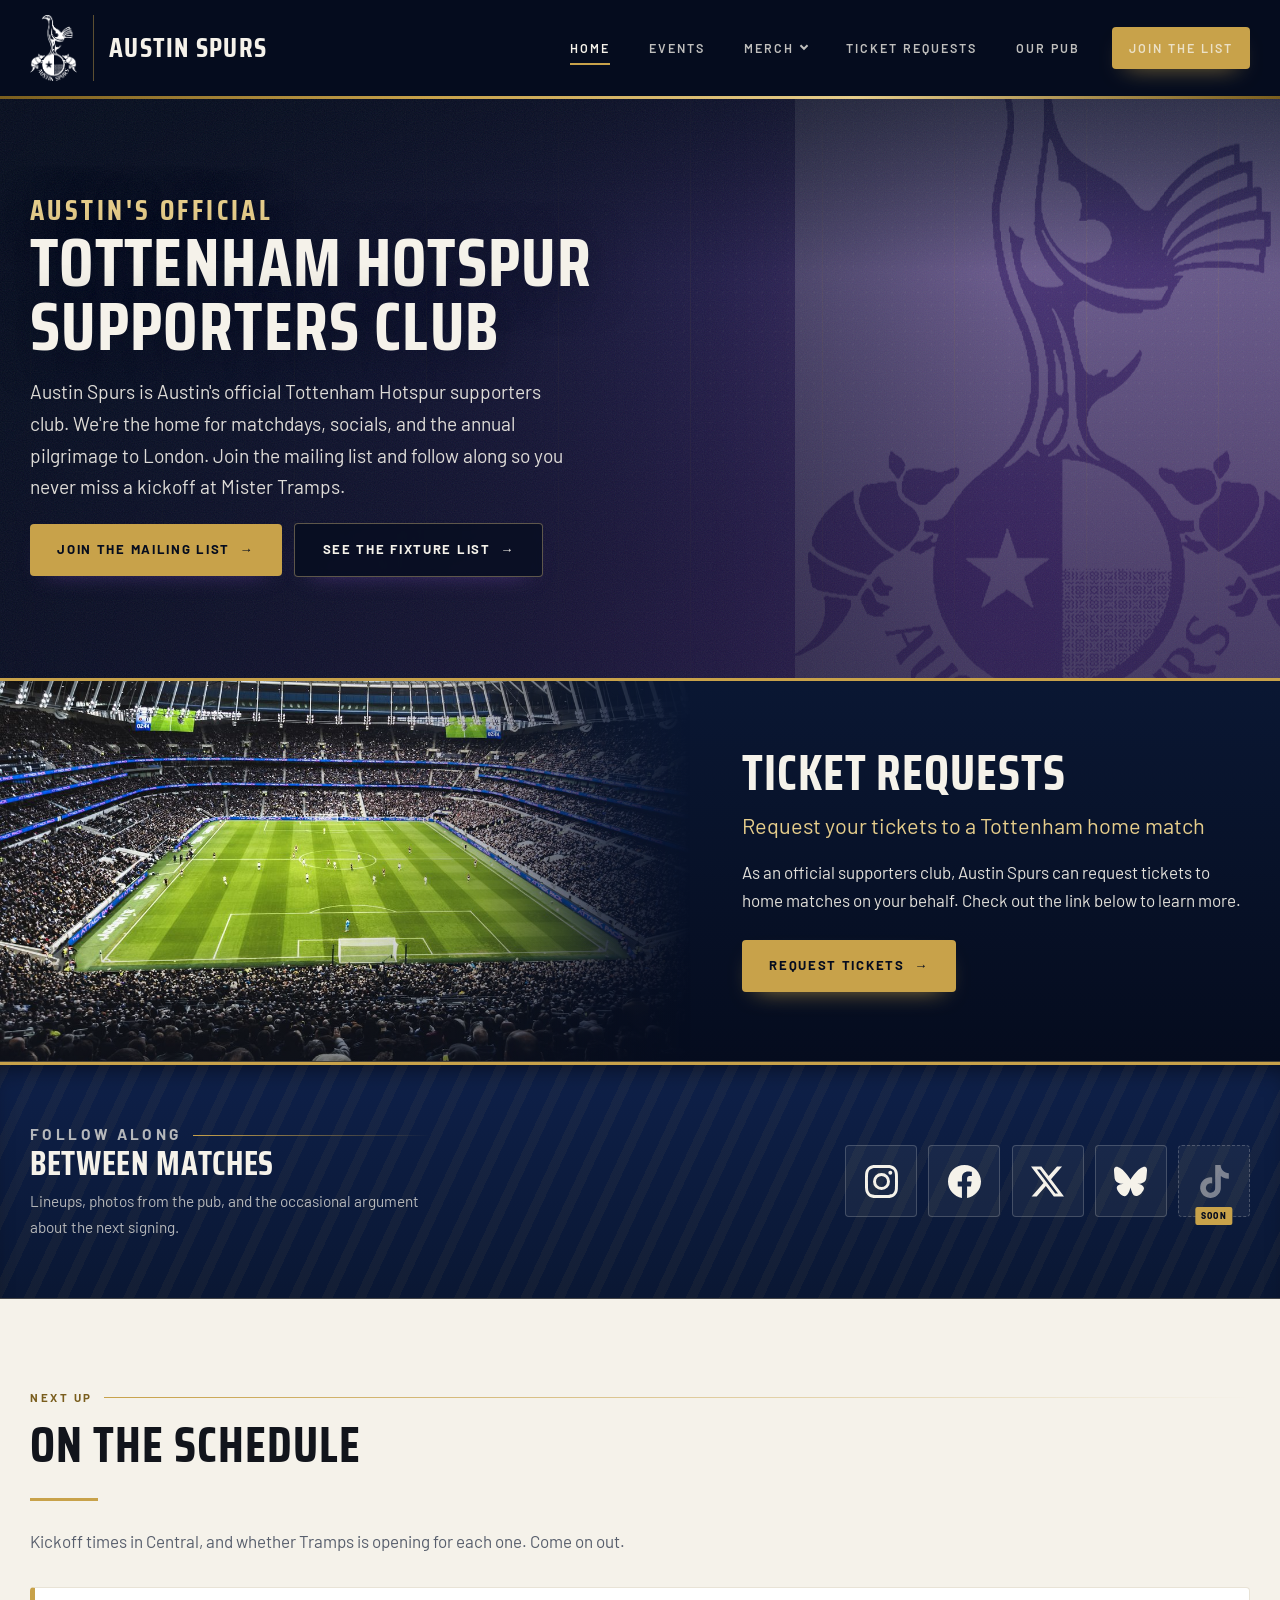
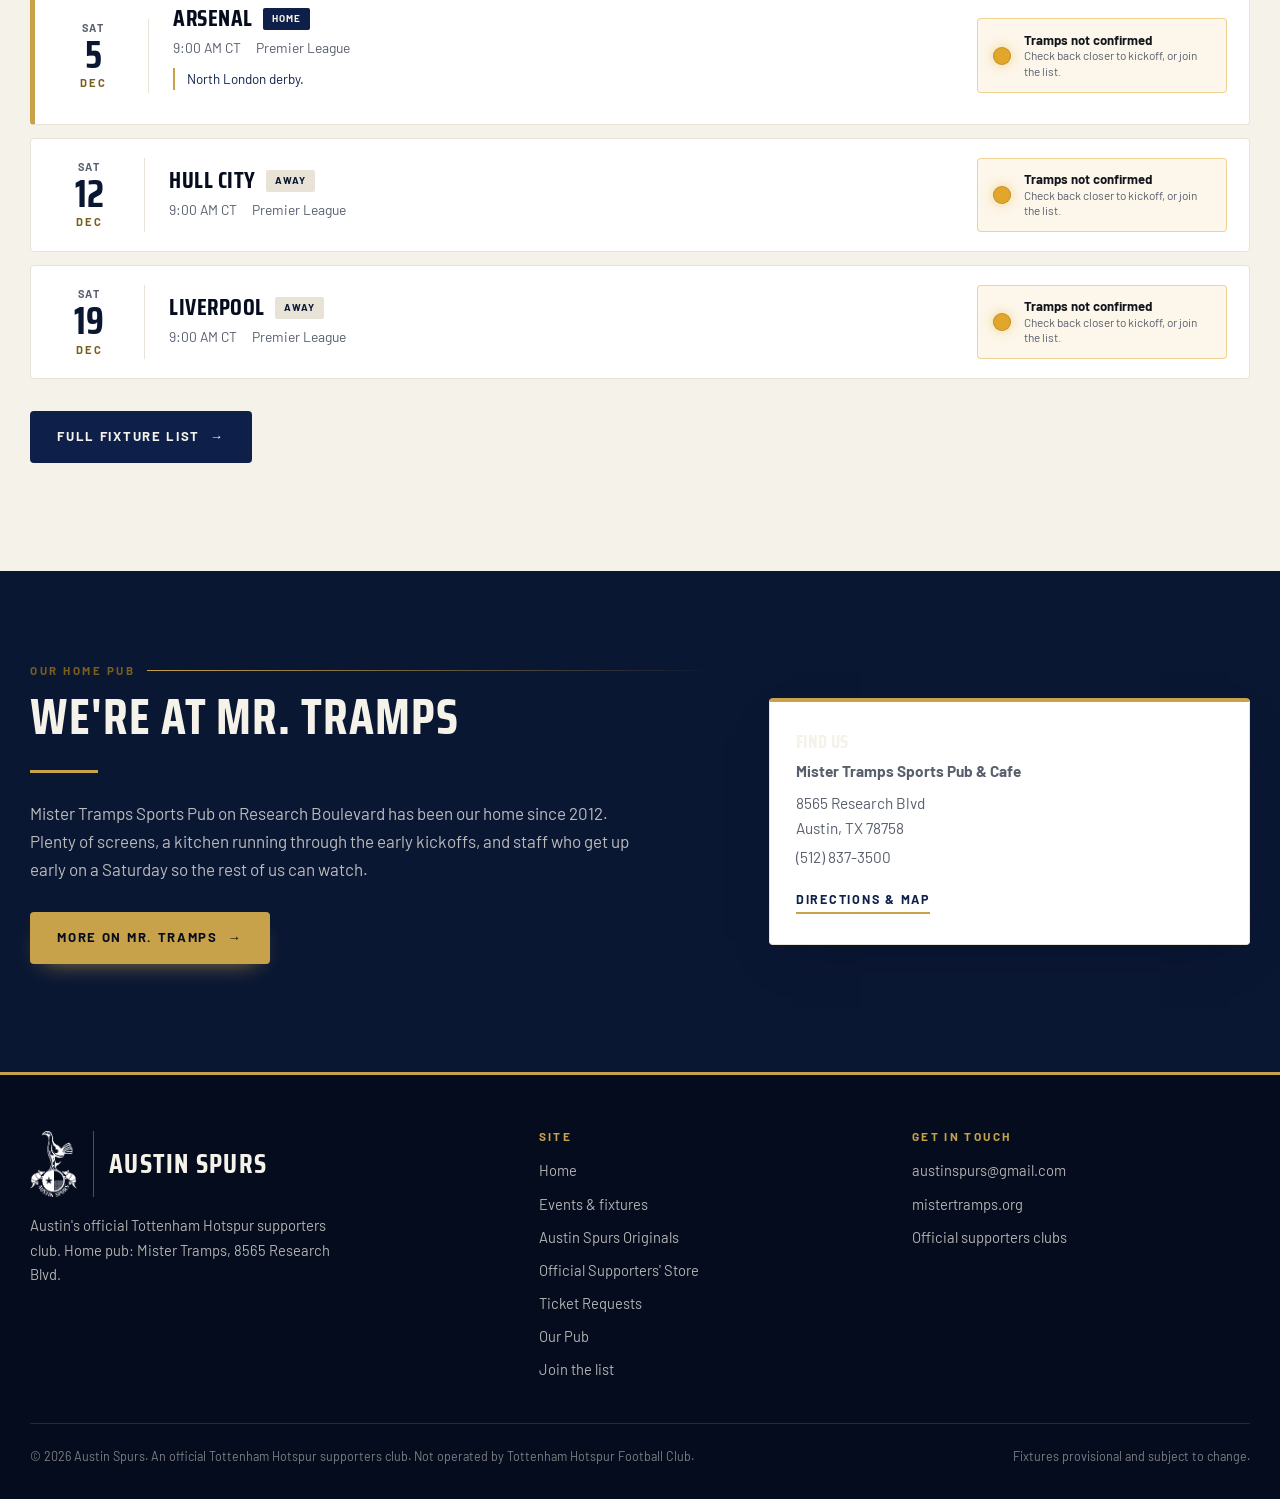
<file: index.html>
<!DOCTYPE html>
<html lang="en">
<head>
<meta charset="utf-8">
<meta name="viewport" content="width=device-width, initial-scale=1">
<title>Austin Spurs — Austin's Official Tottenham Hotspur Supporters Club</title>
<meta name="description" content="Austin Spurs is the official Tottenham Hotspur supporters club in Austin, Texas. Join us for a match at Mister Tramps, our events, or our annual trip to London.">
<link rel="canonical" href="https://atx-spurs.com/">
<link rel="icon" href="assets/img/favicon.png">

<!-- Social / link previews -->
<meta property="og:type" content="website">
<meta property="og:site_name" content="Austin Spurs">
<meta property="og:title" content="Austin Spurs — Austin's Official Tottenham Hotspur Supporters Club">
<meta property="og:description" content="Austin Spurs is the official Tottenham Hotspur supporters club in Austin, Texas. Join us for a match at Mister Tramps, our events, or our annual trip to London.">
<meta property="og:url" content="https://atx-spurs.com/">
<meta property="og:image" content="https://atx-spurs.com/assets/img/og-image.png">
<meta name="twitter:card" content="summary_large_image">
<meta name="theme-color" content="#050C1E">

<link rel="preconnect" href="https://fonts.googleapis.com">
<link rel="preconnect" href="https://fonts.gstatic.com" crossorigin>
<link href="https://fonts.googleapis.com/css2?family=Saira+Condensed:wght@500;600;700;800&family=Barlow:ital,wght@0,400;0,600;0,700;0,800;1,400&display=swap" rel="stylesheet">
<link rel="stylesheet" href="assets/css/site.css">

<!-- Structured data: lets Google understand who we are and where we meet -->
<script type="application/ld+json">
{
  "@context": "https://schema.org",
  "@type": "SportsOrganization",
  "name": "Austin Spurs",
  "alternateName": "Austin Spurs Tottenham Hotspur Supporters Club",
  "description": "Austin's official Tottenham Hotspur supporters club.",
  "url": "https://atx-spurs.com/",
  "logo": "https://atx-spurs.com/assets/img/logo.png",
  "email": "austinspurs@gmail.com",
  "areaServed": { "@type": "City", "name": "Austin", "addressRegion": "TX" },
  "location": {
    "@type": "BarOrPub",
    "name": "Mister Tramps Sports Pub & Cafe",
    "address": {
      "@type": "PostalAddress",
      "streetAddress": "8565 Research Blvd",
      "addressLocality": "Austin",
      "addressRegion": "TX",
      "postalCode": "78758",
      "addressCountry": "US"
    },
    "telephone": "+1-512-837-3500"
  }
}
</script>
</head>
<body>

<a class="skip-link" href="#main">Skip to content</a>

<!-- =========================== HEADER (same on every page) =========================== -->
<header class="site-header">
  <div class="header-inner">
    <a class="brand" href="index.html">
      <img class="brand__mark" src="assets/img/logo.png" alt="Austin Spurs crest" width="47" height="66">
      <span class="brand__text"><span class="brand__name">Austin Spurs</span></span>
    </a>
    <button class="nav-toggle" aria-expanded="false" aria-controls="primary-nav" aria-label="Open menu">
      <span aria-hidden="true"></span><span aria-hidden="true"></span><span aria-hidden="true"></span>
    </button>
    <nav class="site-nav" id="primary-nav" aria-label="Primary">
      <ul>
        <li><a href="index.html" aria-current="page">Home</a></li>
        <li><a href="events.html">Events</a></li>
        <li class="nav-menu" data-open="false">
          <button class="nav-menu__btn" type="button" aria-expanded="false" aria-controls="merch-menu">
            Merch <span class="nav-menu__chev" aria-hidden="true"></span>
          </button>
          <ul class="nav-menu__list" id="merch-menu">
            <li><a href="https://swagsta.com/collections/austin-spurs-local-club-designs">Austin Spurs Originals</a></li>
            <li><a href="https://swagsta.com/collections/austin-spurs">Official Supporters' Store</a></li>
          </ul>
        </li>
        <li><a href="ticket-requests.html">Ticket Requests</a></li>
        <li><a href="tramps.html">Our Pub</a></li>
        <li><a class="btn nav-cta" href="join.html">Join the list</a></li>
      </ul>
    </nav>
  </div>
</header>

<main id="main">

<!-- =========================== COAST TO COAST STRIP ===========================
     Rendered by initFeatured() from featuredEvent in site-data.js. Hidden by
     default so it never flashes empty, and it removes itself the day after the
     event without anyone having to remember.
     ============================================================================ -->
<aside class="c2c-strip" id="c2c-strip" aria-label="Upcoming event" hidden></aside>

<!-- =========================== HERO ===========================
     Four parallax planes. The crest bleeds off the right edge on purpose —
     it shifts on scroll, and a visible edge sliding in would spoil it.
     ============================================================ -->
<section class="hero">
  <div class="hero__stage" aria-hidden="true">
    <!-- data-depth = multiplier on SCROLL_TRAVEL in site.js (currently 520px).
         The rules are kept low because vertical lines moving vertically is a
         change nobody can see; they earn their keep on the pointer drift. -->
    <img class="hero__layer hero__crest" src="assets/img/crest-hero.svg" alt="" data-depth="0.85">
    <div class="hero__layer hero__dots" data-depth="1.15"></div>
    <div class="hero__layer hero__rules" data-depth="0.45"></div>
  </div>
  <div class="hero__scrim" aria-hidden="true"></div>
  <div class="hero__grain" aria-hidden="true"></div>

  <div class="hero__content">
    <div class="hero__inner">
      <h1 class="hero__title">
        <span class="lead-in">Austin's Official</span>
        Tottenham Hotspur<em>Supporters Club</em>
      </h1>
      <p class="hero__blurb">
        Austin Spurs is Austin's official Tottenham Hotspur supporters club. We're the
        home for matchdays, socials, and the annual pilgrimage to London. Join the
        mailing list and follow along so you never miss a kickoff at Mister Tramps.
      </p>
      <div class="hero__actions">
        <a class="btn" href="join.html">Join the mailing list <span class="arw" aria-hidden="true">&rarr;</span></a>
        <a class="btn btn--ghost" href="events.html">See the fixture list <span class="arw" aria-hidden="true">&rarr;</span></a>
      </div>
    </div>
  </div>
</section>

<!-- =========================== TICKETS ===========================
     Uses the shared .photo-band component (see the CSS). Photo left, copy
     right, photo bleeding off the viewport edge and dissolving into the band
     where the two meet.

     Flipped from right to left on Joe's call, 16 Sep 2026. If it ever flips
     back, do it with the .photo-band--media-right modifier rather than by
     editing the base rules — that modifier moves the media inset, the mask
     direction and the copy's grid column together, which is the only way they
     stay consistent.

     Copy is Joe's, used as written. No eyebrow here on purpose: his title and
     subtitle already do the job an eyebrow/title pair does elsewhere, and
     keeping "Home matches" above them put "home match" three times in four
     lines. Deliberately evergreen — no block counts, no dates.
     ================================================================ -->
<section class="photo-band" aria-labelledby="tix-heading">
  <div class="photo-band__media" aria-hidden="true">
    <img src="assets/img/inside-the-ground.jpg" width="1200" height="800" loading="lazy" alt="">
  </div>
  <div class="photo-band__inner">
    <!-- Joe's copy, 16 Sep 2026, used as written. No eyebrow here on purpose:
         his title and subtitle already do the job an eyebrow/title pair does
         elsewhere, and keeping "Home matches" above them put "home match"
         three times in four lines. -->
    <div class="photo-band__copy">
      <h2 id="tix-heading">Ticket Requests</h2>
      <p class="photo-band__sub">Request your tickets to a Tottenham home match</p>
      <p>
        As an official supporters club, Austin Spurs can request tickets to home
        matches on your behalf. Check out the link below to learn more.
      </p>
      <a class="btn" href="ticket-requests.html">Request tickets <span class="arw" aria-hidden="true">&rarr;</span></a>
    </div>
  </div>
</section>

<!-- =========================== SOCIAL =========================== -->
<section class="social-band" aria-labelledby="social-heading">
  <div class="social-band__inner">
    <div class="social-band__lede">
      <p class="eyebrow eyebrow--light">Follow along</p>
      <h2 id="social-heading">Between Matches</h2>
      <p>Lineups, photos from the pub, and the occasional argument about the next signing.</p>
    </div>
    <ul class="social-list">
      <li>
        <a class="social-link" data-social="instagram" data-label="Instagram" target="_blank" rel="noopener">
          <svg viewBox="0 0 24 24" aria-hidden="true"><path d="M12 2.16c3.2 0 3.58.01 4.85.07 1.17.05 1.8.25 2.23.41.56.22.96.48 1.38.9.42.42.68.82.9 1.38.16.42.36 1.06.41 2.23.06 1.27.07 1.65.07 4.85s-.01 3.58-.07 4.85c-.05 1.17-.25 1.8-.41 2.23-.22.56-.48.96-.9 1.38-.42.42-.82.68-1.38.9-.42.16-1.06.36-2.23.41-1.27.06-1.65.07-4.85.07s-3.58-.01-4.85-.07c-1.17-.05-1.8-.25-2.23-.41-.56-.22-.96-.48-1.38-.9-.42-.42-.68-.82-.9-1.38-.16-.42-.36-1.06-.41-2.23C2.17 15.58 2.16 15.2 2.16 12s.01-3.58.07-4.85c.05-1.17.25-1.8.41-2.23.22-.56.48-.96.9-1.38.42-.42.82-.68 1.38-.9.42-.16 1.06-.36 2.23-.41C8.42 2.17 8.8 2.16 12 2.16M12 0C8.74 0 8.33.01 7.05.07 5.78.13 4.9.33 4.14.63c-.79.3-1.46.72-2.13 1.38C1.35 2.68.93 3.35.63 4.14.33 4.9.13 5.78.07 7.05.01 8.33 0 8.74 0 12s.01 3.67.07 4.95c.06 1.27.26 2.15.56 2.91.3.79.72 1.46 1.38 2.13.67.66 1.34 1.08 2.13 1.38.76.3 1.64.5 2.91.56C8.33 23.99 8.74 24 12 24s3.67-.01 4.95-.07c1.27-.06 2.15-.26 2.91-.56.79-.3 1.46-.72 2.13-1.38.66-.67 1.08-1.34 1.38-2.13.3-.76.5-1.64.56-2.91.06-1.28.07-1.69.07-4.95s-.01-3.67-.07-4.95c-.06-1.27-.26-2.15-.56-2.91-.3-.79-.72-1.46-1.38-2.13C21.32 1.35 20.65.93 19.86.63 19.1.33 18.22.13 16.95.07 15.67.01 15.26 0 12 0Z"/><path d="M12 5.84a6.16 6.16 0 1 0 0 12.32 6.16 6.16 0 0 0 0-12.32Zm0 10.16a4 4 0 1 1 0-8 4 4 0 0 1 0 8Z"/><circle cx="18.41" cy="5.59" r="1.44"/></svg>
        </a>
      </li>
      <li>
        <a class="social-link" data-social="facebook" data-label="Facebook" target="_blank" rel="noopener">
          <svg viewBox="0 0 24 24" aria-hidden="true"><path d="M24 12.07C24 5.4 18.63 0 12 0S0 5.4 0 12.07C0 18.1 4.39 23.09 10.13 24v-8.44H7.08v-3.49h3.05V9.41c0-3.02 1.79-4.69 4.53-4.69 1.31 0 2.68.24 2.68.24v2.97h-1.51c-1.49 0-1.96.93-1.96 1.89v2.25h3.33l-.53 3.49h-2.8V24C19.61 23.09 24 18.1 24 12.07Z"/></svg>
        </a>
      </li>
      <li>
        <a class="social-link" data-social="x" data-label="X" target="_blank" rel="noopener">
          <svg viewBox="0 0 24 24" aria-hidden="true"><path d="M18.9 1.153h3.68l-8.04 9.19L24 22.846h-7.406l-5.8-7.584-6.638 7.584H.474l8.6-9.83L0 1.152h7.594l5.243 6.932ZM17.61 20.644h2.039L6.486 3.24H4.298Z"/></svg>
        </a>
      </li>
      <li>
        <a class="social-link" data-social="bluesky" data-label="Bluesky" target="_blank" rel="noopener">
          <svg viewBox="0 0 24 24" aria-hidden="true"><path d="M12 10.8c-1.087-2.114-4.046-6.053-6.798-7.995C2.566.944 1.561 1.266.902 1.565.139 1.908 0 3.08 0 3.768c0 .69.378 5.65.624 6.479.815 2.736 3.713 3.66 6.383 3.364.136-.02.275-.039.415-.056-.138.022-.276.04-.415.056-3.912.58-7.387 2.005-2.83 7.078 5.013 5.19 6.87-1.113 7.823-4.308.953 3.195 2.05 9.271 7.733 4.308 4.267-4.308 1.172-6.498-2.74-7.078a8.741 8.741 0 0 1-.415-.056c.14.017.279.036.415.056 2.67.297 5.568-.628 6.383-3.364.246-.828.624-5.79.624-6.478 0-.69-.139-1.861-.902-2.206-.659-.298-1.664-.62-4.3 1.24C16.046 4.748 13.087 8.687 12 10.8Z"/></svg>
        </a>
      </li>
      <li>
        <a class="social-link social-link--soon" data-social="tiktok" data-label="TikTok" target="_blank" rel="noopener">
          <svg viewBox="0 0 24 24" aria-hidden="true"><path d="M12.53.02C13.84 0 15.14.01 16.44 0c.08 1.53.63 3.09 1.75 4.17 1.12 1.11 2.7 1.62 4.24 1.79v4.03c-1.44-.05-2.89-.35-4.2-.97-.57-.26-1.1-.59-1.62-.93-.01 2.92.01 5.84-.02 8.75-.08 1.4-.54 2.79-1.35 3.94-1.31 1.92-3.58 3.17-5.91 3.21-1.43.08-2.86-.31-4.08-1.03-2.02-1.19-3.44-3.37-3.65-5.71-.02-.5-.03-1-.01-1.49.18-1.9 1.12-3.72 2.58-4.96 1.66-1.44 3.98-2.13 6.15-1.72.02 1.48-.04 2.96-.04 4.44-.99-.32-2.15-.23-3.02.37-.63.41-1.11 1.04-1.36 1.75-.21.51-.15 1.07-.14 1.61.24 1.64 1.82 3.02 3.5 2.87 1.12-.01 2.19-.66 2.77-1.61.19-.33.4-.67.41-1.06.1-1.79.06-3.57.07-5.36.01-4.03-.01-8.05.02-12.07Z"/></svg>
        </a>
      </li>
    </ul>
  </div>
</section>

<!-- =========================== WATCH WITH US ===========================
     PREPPED, NOT LIVE. Remove the `hidden` attribute below to publish it.

     Waiting on photos from Joe (16 Sep 2026). The image in place is a stand-in
     from the matchday set so the layout can be judged; swap the src, width,
     height and alt when the real one lands. The copy is real and in voice, so
     it is safe if this ships before anyone rewrites it.

     Mirror of the tickets band: same .photo-band component plus
     --media-right, so the photo sits on the opposite side and the page
     alternates as you scroll.
     ====================================================================== -->
<section class="photo-band photo-band--media-right" aria-labelledby="watch-heading" hidden>
  <div class="photo-band__media" aria-hidden="true">
    <img src="assets/img/pre-match-singalong.jpg" width="1200" height="800" loading="lazy" alt="">
  </div>
  <div class="photo-band__inner">
    <div class="photo-band__copy">
      <h2 id="watch-heading">Watch With Us</h2>
      <p class="photo-band__sub">Every match, on the right screen, at Mister Tramps</p>
      <p>
        Doors open early, the sound is on our game, and there is room to sit
        down. Visiting supporters and first-timers are equally welcome.
      </p>
      <a class="btn" href="tramps.html">More on Mr. Tramps <span class="arw" aria-hidden="true">&rarr;</span></a>
    </div>
  </div>
</section>

<!-- =========================== NEXT UP =========================== -->
<section class="section" aria-labelledby="next-heading">
  <div class="shell">
    <div class="reveal">
      <p class="eyebrow">Next up</p>
      <h2 class="section__title" id="next-heading">On The Schedule</h2>
      <div class="rule"></div>
      <p class="section__lede" style="margin-bottom:2rem">
        <!-- Non-breaking spaces keep the closing sentence whole. At 60ch this
             line broke after "Come on", stranding "out." on a line by itself. -->
        Kickoff times in Central, and whether Tramps is opening for each one.
        Come&nbsp;on&nbsp;out.
      </p>
    </div>
    <div class="fixtures reveal" id="next-match"></div>
    <p style="margin-top:2rem">
      <a class="btn btn--navy" href="events.html">Full fixture list <span class="arw" aria-hidden="true">&rarr;</span></a>
    </p>
  </div>
</section>

<!-- =========================== HOME PUB =========================== -->
<section class="section section--navy" aria-labelledby="pub-heading">
  <div class="shell">
    <div class="split" style="align-items:center">
      <div class="reveal">
        <p class="eyebrow">Our home pub</p>
        <h2 class="section__title" id="pub-heading">We're At Mr. Tramps</h2>
        <div class="rule"></div>
        <p class="section__lede">
          Mister Tramps Sports Pub on Research Boulevard has been our home since 2012.
          Plenty of screens, a kitchen running through the early kickoffs, and staff
          who get up early on a Saturday so the rest of us can watch.
        </p>
        <p style="margin-top:1.8rem">
          <a class="btn" href="tramps.html">More on Mr. Tramps <span class="arw" aria-hidden="true">&rarr;</span></a>
        </p>
      </div>
      <aside class="reveal">
        <div class="card" style="border-top-color:var(--brass)">
          <h3 style="font-size:1.15rem">Find us</h3>
          <p style="margin-bottom:.4rem"><b id="venue-name">Mister Tramps Sports Pub &amp; Cafe</b></p>
          <p style="margin-bottom:.2rem"><span id="venue-street">8565 Research Blvd</span><br>
             <span id="venue-city">Austin, TX 78758</span></p>
          <p style="margin-bottom:1.2rem"><span id="venue-phone">(512) 837-3500</span></p>
          <a class="card__link" href="tramps.html">Directions &amp; map</a>
        </div>
      </aside>
    </div>
  </div>
</section>

</main>

<!-- =========================== FOOTER (same on every page) =========================== -->
<footer class="site-footer">
  <div class="shell">
    <div class="footer-grid">
      <div>
        <a class="brand" href="index.html" style="margin-bottom:1rem">
          <img class="brand__mark" src="assets/img/logo.png" alt="" width="47" height="66">
          <span class="brand__text"><span class="brand__name">Austin Spurs</span></span>
        </a>
        <p style="max-width:38ch">
          Austin's official Tottenham Hotspur supporters club. Home pub:
          Mister Tramps, 8565 Research Blvd.
        </p>
      </div>
      <div>
        <h4>Site</h4>
        <ul>
          <li><a href="index.html">Home</a></li>
          <li><a href="events.html">Events &amp; fixtures</a></li>
          <li><a href="https://swagsta.com/collections/austin-spurs-local-club-designs">Austin Spurs Originals</a></li>
          <li><a href="https://swagsta.com/collections/austin-spurs">Official Supporters' Store</a></li>
          <li><a href="ticket-requests.html">Ticket Requests</a></li>
          <li><a href="tramps.html">Our Pub</a></li>
          <li><a href="join.html">Join the list</a></li>
        </ul>
      </div>
      <div>
        <h4>Get in touch</h4>
        <ul>
          <li><a data-email href="mailto:austinspurs@gmail.com">austinspurs@gmail.com</a></li>
          <li><a href="https://mistertramps.org/" target="_blank" rel="noopener">mistertramps.org</a></li>
          <li><a href="https://www.tottenhamhotspur.com/supporters-clubs" target="_blank" rel="noopener">Official supporters clubs</a></li>
        </ul>
      </div>
    </div>
    <div class="footer-bottom">
      <span>&copy; <span id="year">2026</span> Austin Spurs. An official Tottenham Hotspur supporters club. Not operated by Tottenham Hotspur Football Club.</span>
      <span>Fixtures provisional and subject to change.</span>
    </div>
  </div>
</footer>

<script src="data/site-data.js"></script>
<script src="assets/js/site.js"></script>
</body>
</html>
</file>
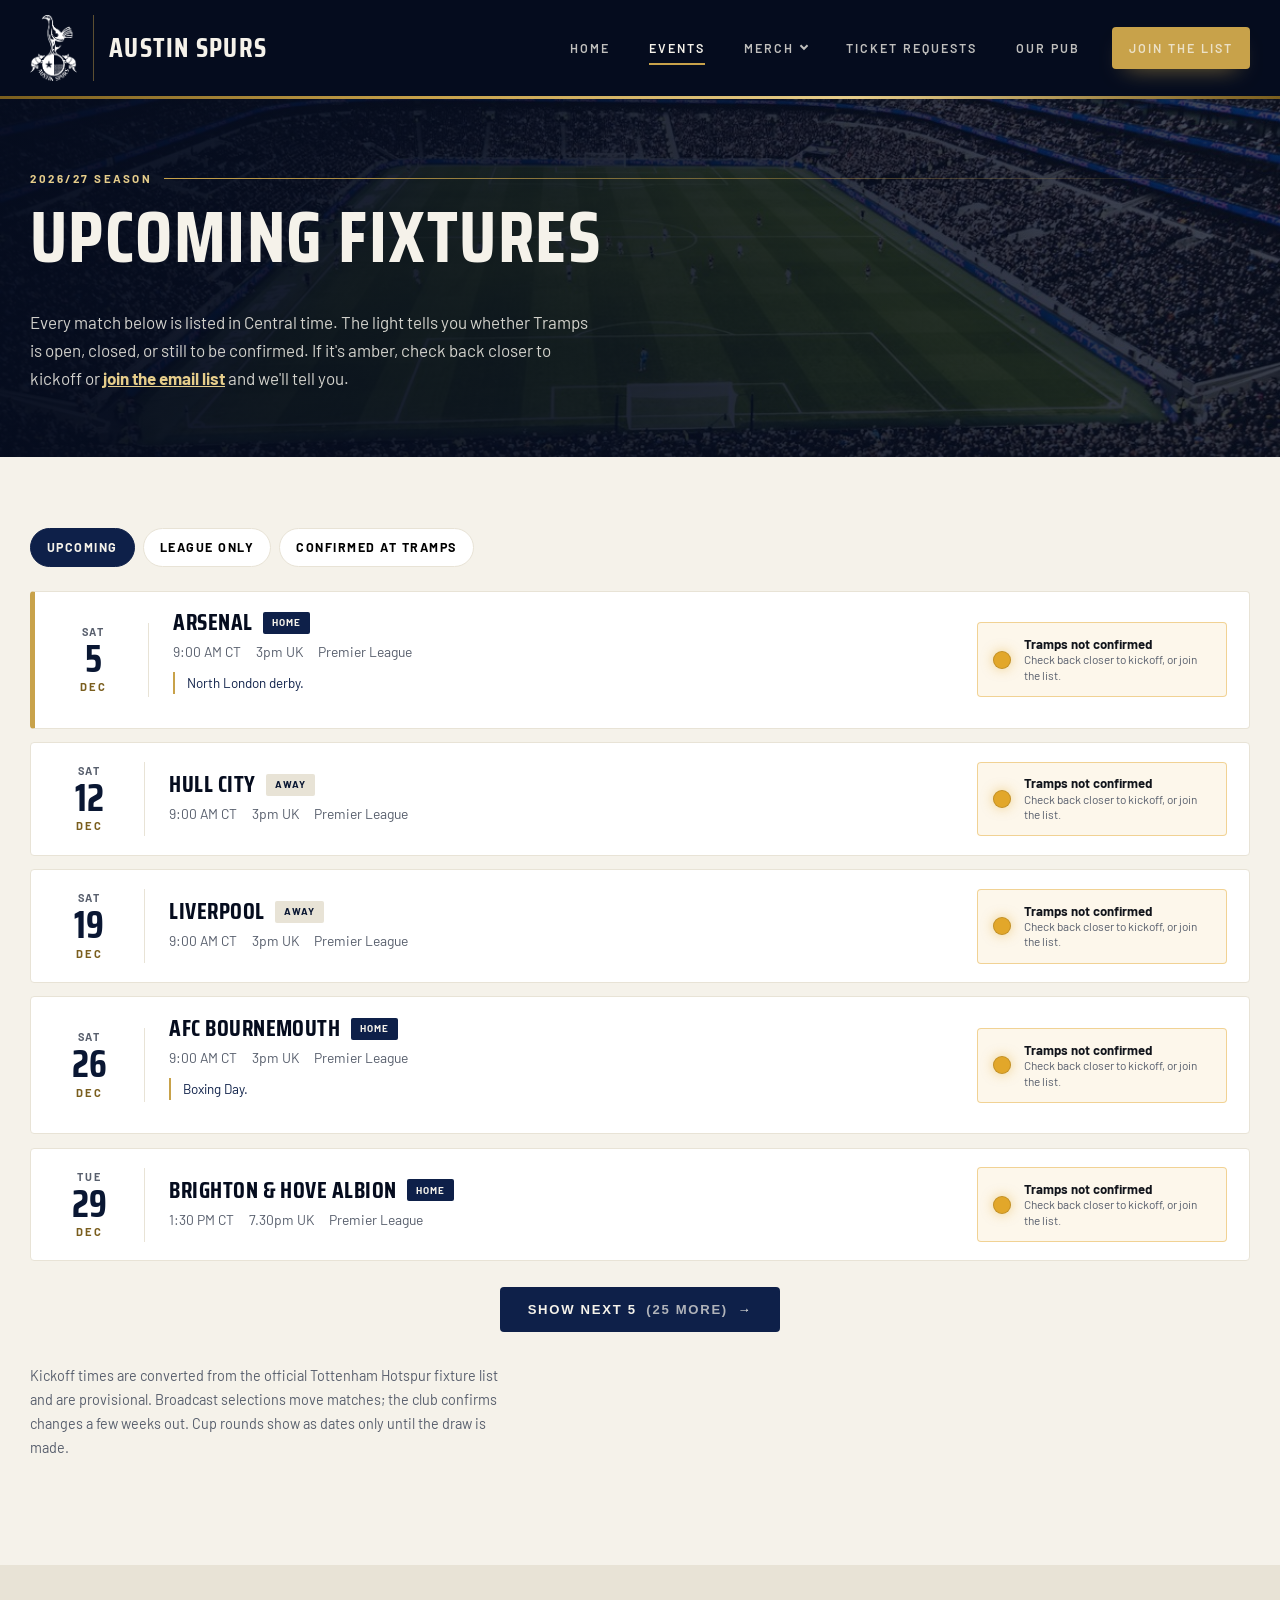
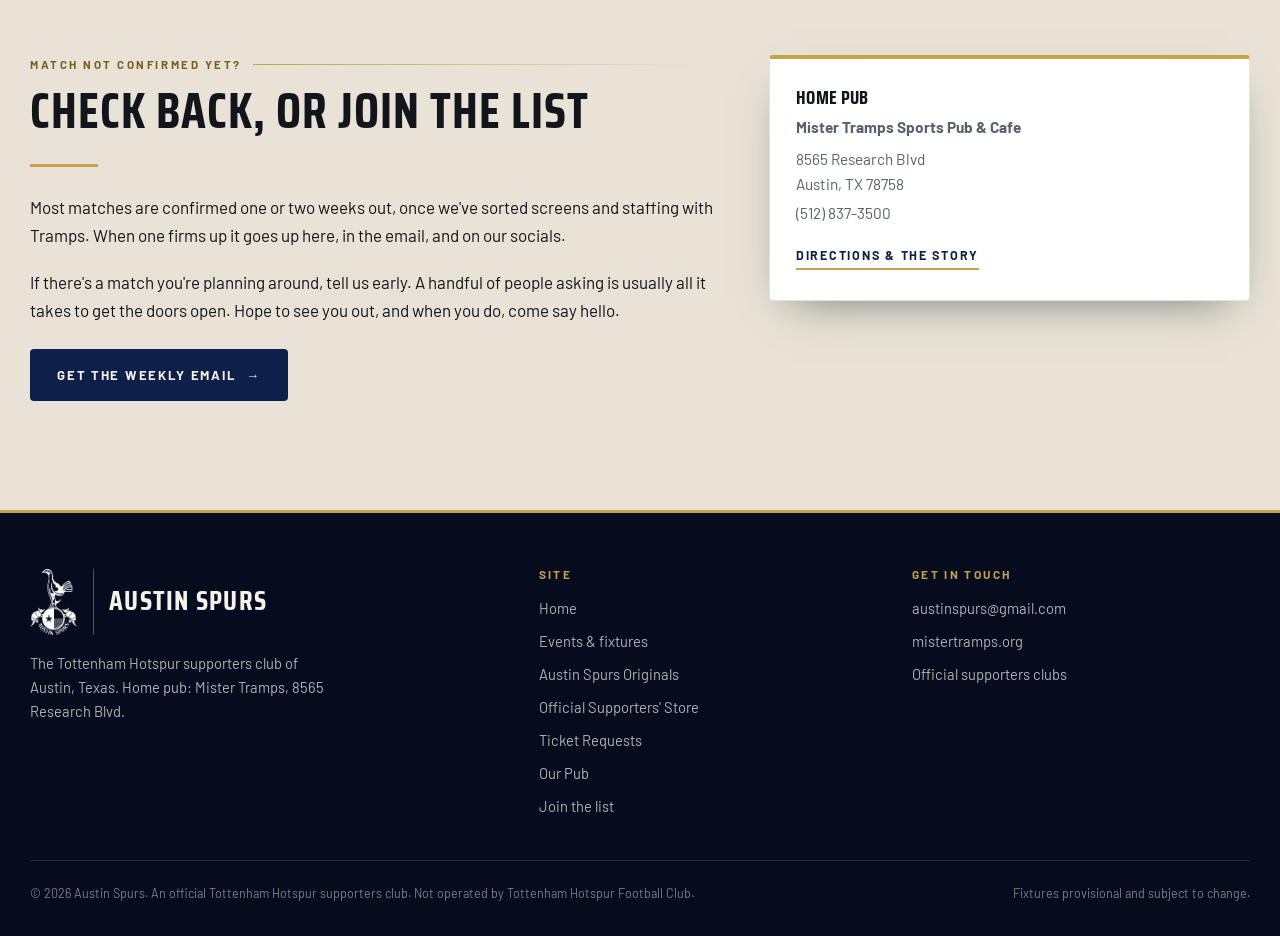
<file: events.html>
<!DOCTYPE html>
<html lang="en">
<head>
<meta charset="utf-8">
<meta name="viewport" content="width=device-width, initial-scale=1">
<title>Events &amp; Fixtures — Austin Spurs</title>
<meta name="description" content="Tottenham Hotspur's 2026/27 fixture list in Austin time, with a live indicator for whether Mister Tramps is opening for each match.">
<link rel="icon" href="assets/img/favicon.png">
<link rel="canonical" href="https://atx-spurs.com/events.html">
<meta property="og:type" content="website">
<meta property="og:site_name" content="Austin Spurs">
<meta property="og:title" content="Events & Fixtures — Austin Spurs">
<meta property="og:description" content="Tottenham Hotspur's 2026/27 fixture list in Austin time, with an indicator for whether Mister Tramps is opening for each match.">
<meta property="og:url" content="https://atx-spurs.com/events.html">
<meta property="og:image" content="https://atx-spurs.com/assets/img/og-image.png">
<meta name="twitter:card" content="summary_large_image">
<meta name="theme-color" content="#050C1E">
<link rel="preconnect" href="https://fonts.googleapis.com">
<link rel="preconnect" href="https://fonts.gstatic.com" crossorigin>
<link href="https://fonts.googleapis.com/css2?family=Saira+Condensed:wght@500;600;700;800&family=Barlow:ital,wght@0,400;0,600;0,700;0,800;1,400&display=swap" rel="stylesheet">
<link rel="stylesheet" href="assets/css/site.css">
</head>
<body>

<a class="skip-link" href="#main">Skip to content</a>

<!-- =========================== HEADER =========================== -->
<header class="site-header">
  <div class="header-inner">
    <a class="brand" href="index.html">
      <img class="brand__mark" src="assets/img/logo.png" alt="Austin Spurs crest" width="47" height="66">
      <span class="brand__text"><span class="brand__name">Austin Spurs</span></span>
    </a>
    <button class="nav-toggle" aria-expanded="false" aria-controls="primary-nav" aria-label="Open menu">
      <span aria-hidden="true"></span><span aria-hidden="true"></span><span aria-hidden="true"></span>
    </button>
    <nav class="site-nav" id="primary-nav" aria-label="Primary">
      <ul>
        <li><a href="index.html">Home</a></li>
        <li><a href="events.html" aria-current="page">Events</a></li>
        <li class="nav-menu" data-open="false">
          <button class="nav-menu__btn" type="button" aria-expanded="false" aria-controls="merch-menu">
            Merch <span class="nav-menu__chev" aria-hidden="true"></span>
          </button>
          <ul class="nav-menu__list" id="merch-menu">
            <li><a href="https://swagsta.com/collections/austin-spurs-local-club-designs">Austin Spurs Originals</a></li>
            <li><a href="https://swagsta.com/collections/austin-spurs">Official Supporters' Store</a></li>
          </ul>
        </li>
        <li><a href="ticket-requests.html">Ticket Requests</a></li>
        <li><a href="tramps.html">Our Pub</a></li>
        <li><a class="btn nav-cta" href="join.html">Join the list</a></li>
      </ul>
    </nav>
  </div>
</header>

<main id="main">

<!-- =========================== HERO ===========================
     Same treatment as the ticket requests page: .page-hero--photo, whose
     deepened scrim was tuned against a crowd shot so the headline still
     clears the large-text contrast threshold over bright faces.

     Swapping the photo is a one-line change — drop a file into assets/img/
     and point the src at it.

     The heading keeps id="fixtures" because tramps.html links to
     events.html#fixtures. It was an h2 with no h1 on the page at all; as the
     page's own title it is now an h1.

     The lede's "join the email list" link was inline-styled navy, which is
     near-invisible on this ground. It is brass here instead.
     ============================================================= -->
<section class="page-hero page-hero--photo">
  <div class="page-hero__art" aria-hidden="true">
    <img src="assets/img/inside-the-ground.jpg" width="1200" height="800" alt=""
         fetchpriority="high">
  </div>
  <div class="page-hero__content">
    <p class="eyebrow eyebrow--light">2026/27 Season</p>
    <h1 class="page-hero__title" id="fixtures">Upcoming Fixtures</h1>
    <p class="page-hero__lede">
      Every match below is listed in Central time. The light tells you whether Tramps
      is open, closed, or still to be confirmed. If it's amber, check back closer to
      kickoff or
      <a href="join.html" style="color:var(--brass-lt);font-weight:700">join the email list</a>
      and we'll tell you.
    </p>
  </div>
</section>

<!-- =========================== FIXTURE LIST =========================== -->
<section class="section section--pad-top-sm">
  <div class="shell">

    <!-- The colour legend was removed: each fixture already states its status
         in words next to the lamp, so the legend was explaining something the
         list says for itself. -->

    <div class="fixture-filters" role="group" aria-label="Filter fixtures">
      <!-- "Full season" was removed: it duplicated the expand button below the
           list. These three now filter, rather than overlap. -->
      <button class="chip" data-filter="upcoming" aria-pressed="true">Upcoming</button>
      <button class="chip" data-filter="league"   aria-pressed="false">League only</button>
      <button class="chip" data-filter="showing"  aria-pressed="false">Confirmed at Tramps</button>
    </div>

    <div class="fixtures" id="fixture-list"></div>

    <!-- Reveals the rest of the season in one click. Hidden by default and
         shown by site.js only when there is more to show. -->
    <p class="visually-hidden" id="fixture-status" role="status" aria-live="polite"></p>

    <p class="fixtures-more">
      <button class="btn btn--navy" id="fixture-more" type="button"
              aria-controls="fixture-list" aria-expanded="false" hidden></button>
    </p>

    <p class="section__lede" style="margin-top:2rem;font-size:.9rem">
      Kickoff times are converted from the official Tottenham Hotspur fixture list and are
      provisional. Broadcast selections move matches; the club confirms changes a few weeks out.
      Cup rounds show as dates only until the draw is made.
    </p>
  </div>
</section>

<!-- =========================== HOW WE DECIDE =========================== -->
<section class="section section--paper">
  <div class="shell">
    <div class="split">
      <div class="reveal">
        <p class="eyebrow">Match not confirmed yet?</p>
        <h2 class="section__title">Check Back, Or Join The List</h2>
        <div class="rule"></div>
        <p>
          Most matches are confirmed one or two weeks out, once we've sorted screens
          and staffing with Tramps. When one firms up it goes up here, in the email,
          and on our socials.
        </p>
        <p>
          If there's a match you're planning around, tell us early. A handful of people
          asking is usually all it takes to get the doors open. Hope to see you out,
          and when you do, come say hello.
        </p>
        <p style="margin-top:1.6rem">
          <a class="btn btn--navy" href="join.html">Get the weekly email <span class="arw" aria-hidden="true">&rarr;</span></a>
        </p>
      </div>
      <aside class="reveal">
        <div class="card">
          <h3 style="font-size:1.15rem">Home pub</h3>
          <p style="margin-bottom:.4rem"><b id="venue-name">Mister Tramps Sports Pub &amp; Cafe</b></p>
          <p style="margin-bottom:.2rem"><span id="venue-street">8565 Research Blvd</span><br>
             <span id="venue-city">Austin, TX 78758</span></p>
          <p style="margin-bottom:1.2rem"><span id="venue-phone">(512) 837-3500</span></p>
          <a class="card__link" href="tramps.html">Directions &amp; the story</a>
        </div>
      </aside>
    </div>
  </div>
</section>

</main>

<!-- =========================== FOOTER =========================== -->
<footer class="site-footer">
  <div class="shell">
    <div class="footer-grid">
      <div>
        <a class="brand" href="index.html" style="margin-bottom:1rem">
          <img class="brand__mark" src="assets/img/logo.png" alt="" width="47" height="66">
          <span class="brand__text"><span class="brand__name">Austin Spurs</span></span>
        </a>
        <p style="max-width:38ch">
          The Tottenham Hotspur supporters club of Austin, Texas. Home pub:
          Mister Tramps, 8565 Research Blvd.
        </p>
      </div>
      <div>
        <h4>Site</h4>
        <ul>
          <li><a href="index.html">Home</a></li>
          <li><a href="events.html">Events &amp; fixtures</a></li>
          <li><a href="https://swagsta.com/collections/austin-spurs-local-club-designs">Austin Spurs Originals</a></li>
          <li><a href="https://swagsta.com/collections/austin-spurs">Official Supporters' Store</a></li>
          <li><a href="ticket-requests.html">Ticket Requests</a></li>
          <li><a href="tramps.html">Our Pub</a></li>
          <li><a href="join.html">Join the list</a></li>
        </ul>
      </div>
      <div>
        <h4>Get in touch</h4>
        <ul>
          <li><a data-email href="mailto:austinspurs@gmail.com">austinspurs@gmail.com</a></li>
          <li><a href="https://mistertramps.org/" target="_blank" rel="noopener">mistertramps.org</a></li>
          <li><a href="https://www.tottenhamhotspur.com/supporters-clubs" target="_blank" rel="noopener">Official supporters clubs</a></li>
        </ul>
      </div>
    </div>
    <div class="footer-bottom">
      <span>&copy; <span id="year">2026</span> Austin Spurs. An official Tottenham Hotspur supporters club. Not operated by Tottenham Hotspur Football Club.</span>
      <span>Fixtures provisional and subject to change.</span>
    </div>
  </div>
</footer>

<script src="data/site-data.js"></script>
<script src="assets/js/site.js"></script>
</body>
</html>
</file>
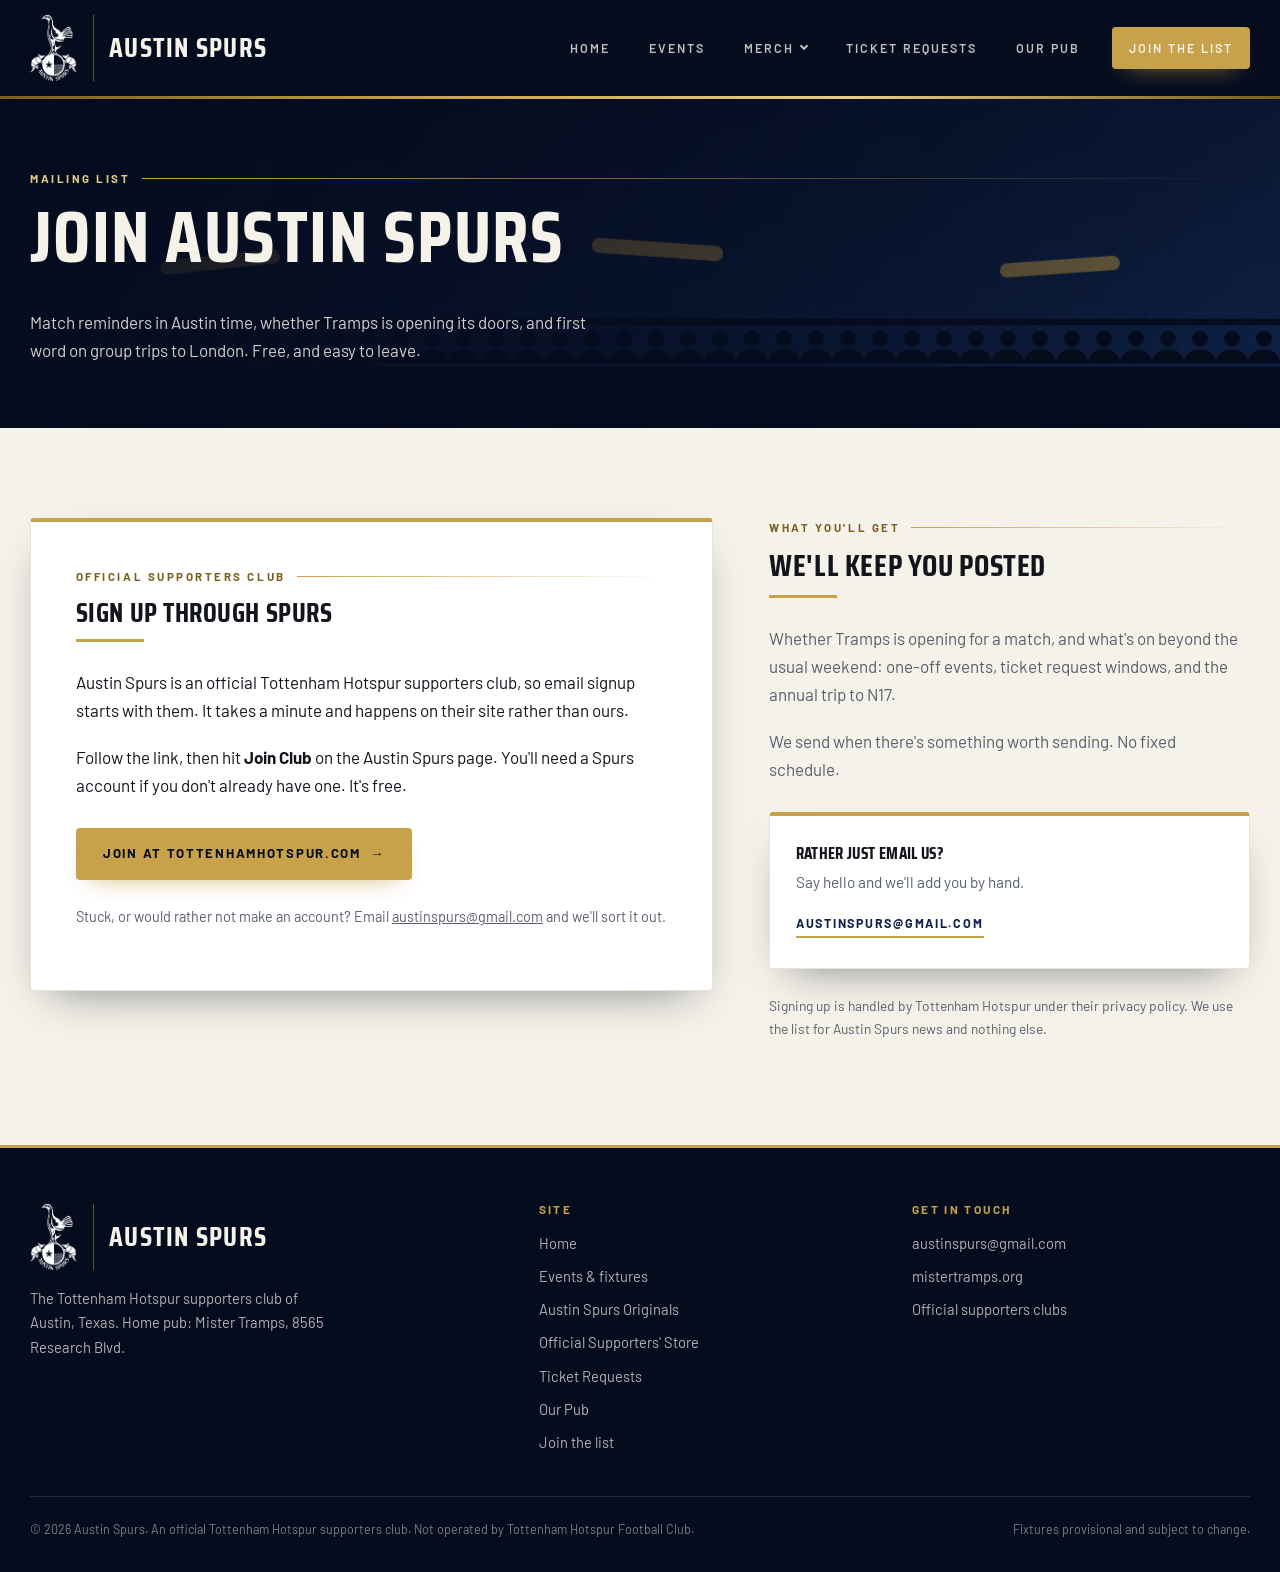
<file: join.html>
<!DOCTYPE html>
<html lang="en">
<head>
<meta charset="utf-8">
<meta name="viewport" content="width=device-width, initial-scale=1">
<title>Join the List — Austin Spurs</title>
<meta name="description" content="Sign up for Austin Spurs match reminders, Mister Tramps opening status, and news about group trips to Tottenham.">
<link rel="icon" href="assets/img/favicon.png">
<link rel="canonical" href="https://atx-spurs.com/join.html">
<meta property="og:type" content="website">
<meta property="og:site_name" content="Austin Spurs">
<meta property="og:title" content="Join the List — Austin Spurs">
<meta property="og:description" content="Sign up for Austin Spurs match reminders, Mister Tramps opening status, and news about group trips to Tottenham.">
<meta property="og:url" content="https://atx-spurs.com/join.html">
<meta property="og:image" content="https://atx-spurs.com/assets/img/og-image.png">
<meta name="twitter:card" content="summary_large_image">
<meta name="theme-color" content="#050C1E">
<link rel="preconnect" href="https://fonts.googleapis.com">
<link rel="preconnect" href="https://fonts.gstatic.com" crossorigin>
<link href="https://fonts.googleapis.com/css2?family=Saira+Condensed:wght@500;600;700;800&family=Barlow:ital,wght@0,400;0,600;0,700;0,800;1,400&display=swap" rel="stylesheet">
<link rel="stylesheet" href="assets/css/site.css">
</head>
<body>

<a class="skip-link" href="#main">Skip to content</a>

<!-- =========================== HEADER =========================== -->
<header class="site-header">
  <div class="header-inner">
    <a class="brand" href="index.html">
      <img class="brand__mark" src="assets/img/logo.png" alt="Austin Spurs crest" width="47" height="66">
      <span class="brand__text"><span class="brand__name">Austin Spurs</span></span>
    </a>
    <button class="nav-toggle" aria-expanded="false" aria-controls="primary-nav" aria-label="Open menu">
      <span aria-hidden="true"></span><span aria-hidden="true"></span><span aria-hidden="true"></span>
    </button>
    <nav class="site-nav" id="primary-nav" aria-label="Primary">
      <ul>
        <li><a href="index.html">Home</a></li>
        <li><a href="events.html">Events</a></li>
        <li class="nav-menu" data-open="false">
          <button class="nav-menu__btn" type="button" aria-expanded="false" aria-controls="merch-menu">
            Merch <span class="nav-menu__chev" aria-hidden="true"></span>
          </button>
          <ul class="nav-menu__list" id="merch-menu">
            <li><a href="https://swagsta.com/collections/austin-spurs-local-club-designs">Austin Spurs Originals</a></li>
            <li><a href="https://swagsta.com/collections/austin-spurs">Official Supporters' Store</a></li>
          </ul>
        </li>
        <li><a href="ticket-requests.html">Ticket Requests</a></li>
        <li><a href="tramps.html">Our Pub</a></li>
        <li><a class="btn nav-cta" href="join.html" aria-current="page">Join the list</a></li>
      </ul>
    </nav>
  </div>
</header>

<main id="main">

<!-- =========================== HERO =========================== -->
<section class="page-hero">
  <div class="page-hero__art" aria-hidden="true">
    <svg viewBox="0 0 1600 420" preserveAspectRatio="xMidYMid slice">
      <defs>
        <linearGradient id="jSky" x1="0" y1="0" x2="1" y2="1">
          <stop offset="0%" stop-color="#050C1E"/>
          <stop offset="100%" stop-color="#16305F"/>
        </linearGradient>
        <pattern id="jHeads" width="40" height="48" patternUnits="userSpaceOnUse">
          <circle cx="20" cy="17" r="10" fill="#050C1E"/>
          <path d="M0 48c0-12 9-18 20-18s20 6 20 18Z" fill="#050C1E"/>
        </pattern>
      </defs>
      <rect width="1600" height="420" fill="url(#jSky)"/>
      <g fill="#C8A24A" opacity=".8">
        <rect x="200" y="200" width="150" height="18" rx="9" transform="rotate(-6 275 209)"/>
        <rect x="740" y="184" width="164" height="19" rx="9" transform="rotate(4 822 193)"/>
        <rect x="1250" y="206" width="150" height="18" rx="9" transform="rotate(-4 1325 215)"/>
      </g>
      <rect y="280" width="1600" height="140" fill="url(#jHeads)"/>
      <rect y="340" width="1600" height="80" fill="#050C1E"/>
    </svg>
  </div>
  <div class="page-hero__content">
    <p class="eyebrow eyebrow--light">Mailing list</p>
    <h1 class="page-hero__title">Join Austin Spurs</h1>
    <p class="page-hero__lede">
      Match reminders in Austin time, whether Tramps is opening its doors,
      and first word on group trips to London. Free, and easy to leave.
    </p>
  </div>
</section>

<!-- =========================== FORM =========================== -->
<section class="section">
  <div class="shell">
    <div class="split">
      <div class="reveal">
        <div class="form-panel" id="form-mount">
          <div class="form-fallback"><p>Loading the signup form&hellip;</p></div>
        </div>
      </div>

      <aside class="reveal">
        <p class="eyebrow">What you'll get</p>
        <h2 style="font-size:1.9rem">We'll Keep You Posted</h2>
        <div class="rule"></div>
        <p style="color:var(--muted)">
          Whether Tramps is opening for a match, and what's on beyond the usual
          weekend: one-off events, ticket request windows, and the annual trip to N17.
        </p>
        <!-- Deliberately no cadence. Promising a weekly email is a promise that
             gets broken in January. -->
        <p style="color:var(--muted)">
          We send when there's something worth sending. No fixed schedule.
        </p>
        <div class="card" style="margin-top:1.8rem">
          <h3 style="font-size:1.05rem">Rather just email us?</h3>
          <p style="margin-bottom:1.1rem">Say hello and we'll add you by hand.</p>
          <a class="card__link" data-email href="mailto:austinspurs@gmail.com">austinspurs@gmail.com</a>
        </div>
        <!-- Was "we keep the list to ourselves" — no longer accurate now that
             signup runs through the club rather than a form we own. -->
        <p style="margin-top:1.6rem;font-size:.86rem;color:var(--muted)">
          Signing up is handled by Tottenham Hotspur under their privacy policy.
          We use the list for Austin Spurs news and nothing else.
        </p>
      </aside>
    </div>
  </div>
</section>

</main>

<!-- =========================== FOOTER =========================== -->
<footer class="site-footer">
  <div class="shell">
    <div class="footer-grid">
      <div>
        <a class="brand" href="index.html" style="margin-bottom:1rem">
          <img class="brand__mark" src="assets/img/logo.png" alt="" width="47" height="66">
          <span class="brand__text"><span class="brand__name">Austin Spurs</span></span>
        </a>
        <p style="max-width:38ch">
          The Tottenham Hotspur supporters club of Austin, Texas. Home pub:
          Mister Tramps, 8565 Research Blvd.
        </p>
      </div>
      <div>
        <h4>Site</h4>
        <ul>
          <li><a href="index.html">Home</a></li>
          <li><a href="events.html">Events &amp; fixtures</a></li>
          <li><a href="https://swagsta.com/collections/austin-spurs-local-club-designs">Austin Spurs Originals</a></li>
          <li><a href="https://swagsta.com/collections/austin-spurs">Official Supporters' Store</a></li>
          <li><a href="ticket-requests.html">Ticket Requests</a></li>
          <li><a href="tramps.html">Our Pub</a></li>
          <li><a href="join.html">Join the list</a></li>
        </ul>
      </div>
      <div>
        <h4>Get in touch</h4>
        <ul>
          <li><a data-email href="mailto:austinspurs@gmail.com">austinspurs@gmail.com</a></li>
          <li><a href="https://mistertramps.org/" target="_blank" rel="noopener">mistertramps.org</a></li>
          <li><a href="https://www.tottenhamhotspur.com/supporters-clubs" target="_blank" rel="noopener">Official supporters clubs</a></li>
        </ul>
      </div>
    </div>
    <div class="footer-bottom">
      <span>&copy; <span id="year">2026</span> Austin Spurs. An official Tottenham Hotspur supporters club. Not operated by Tottenham Hotspur Football Club.</span>
      <span>Fixtures provisional and subject to change.</span>
    </div>
  </div>
</footer>

<script src="data/site-data.js"></script>
<script src="assets/js/site.js"></script>
</body>
</html>
</file>
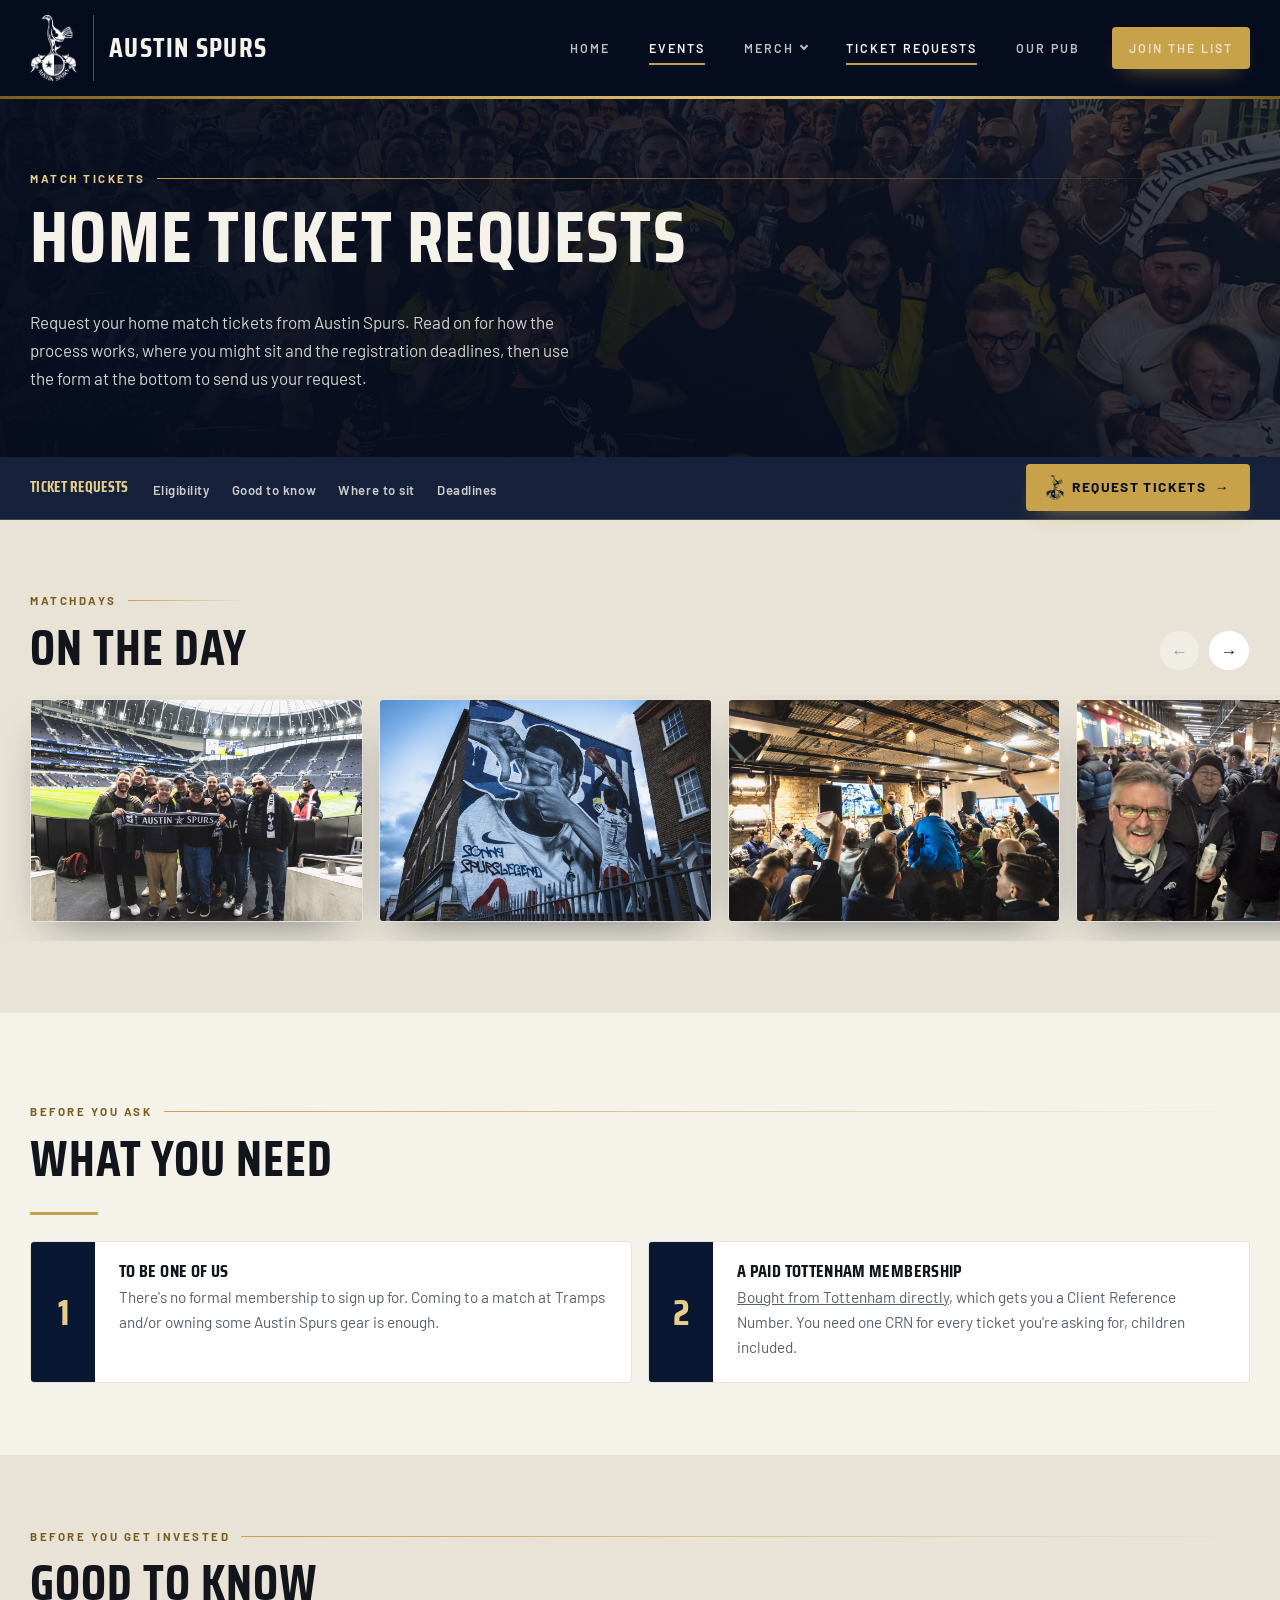
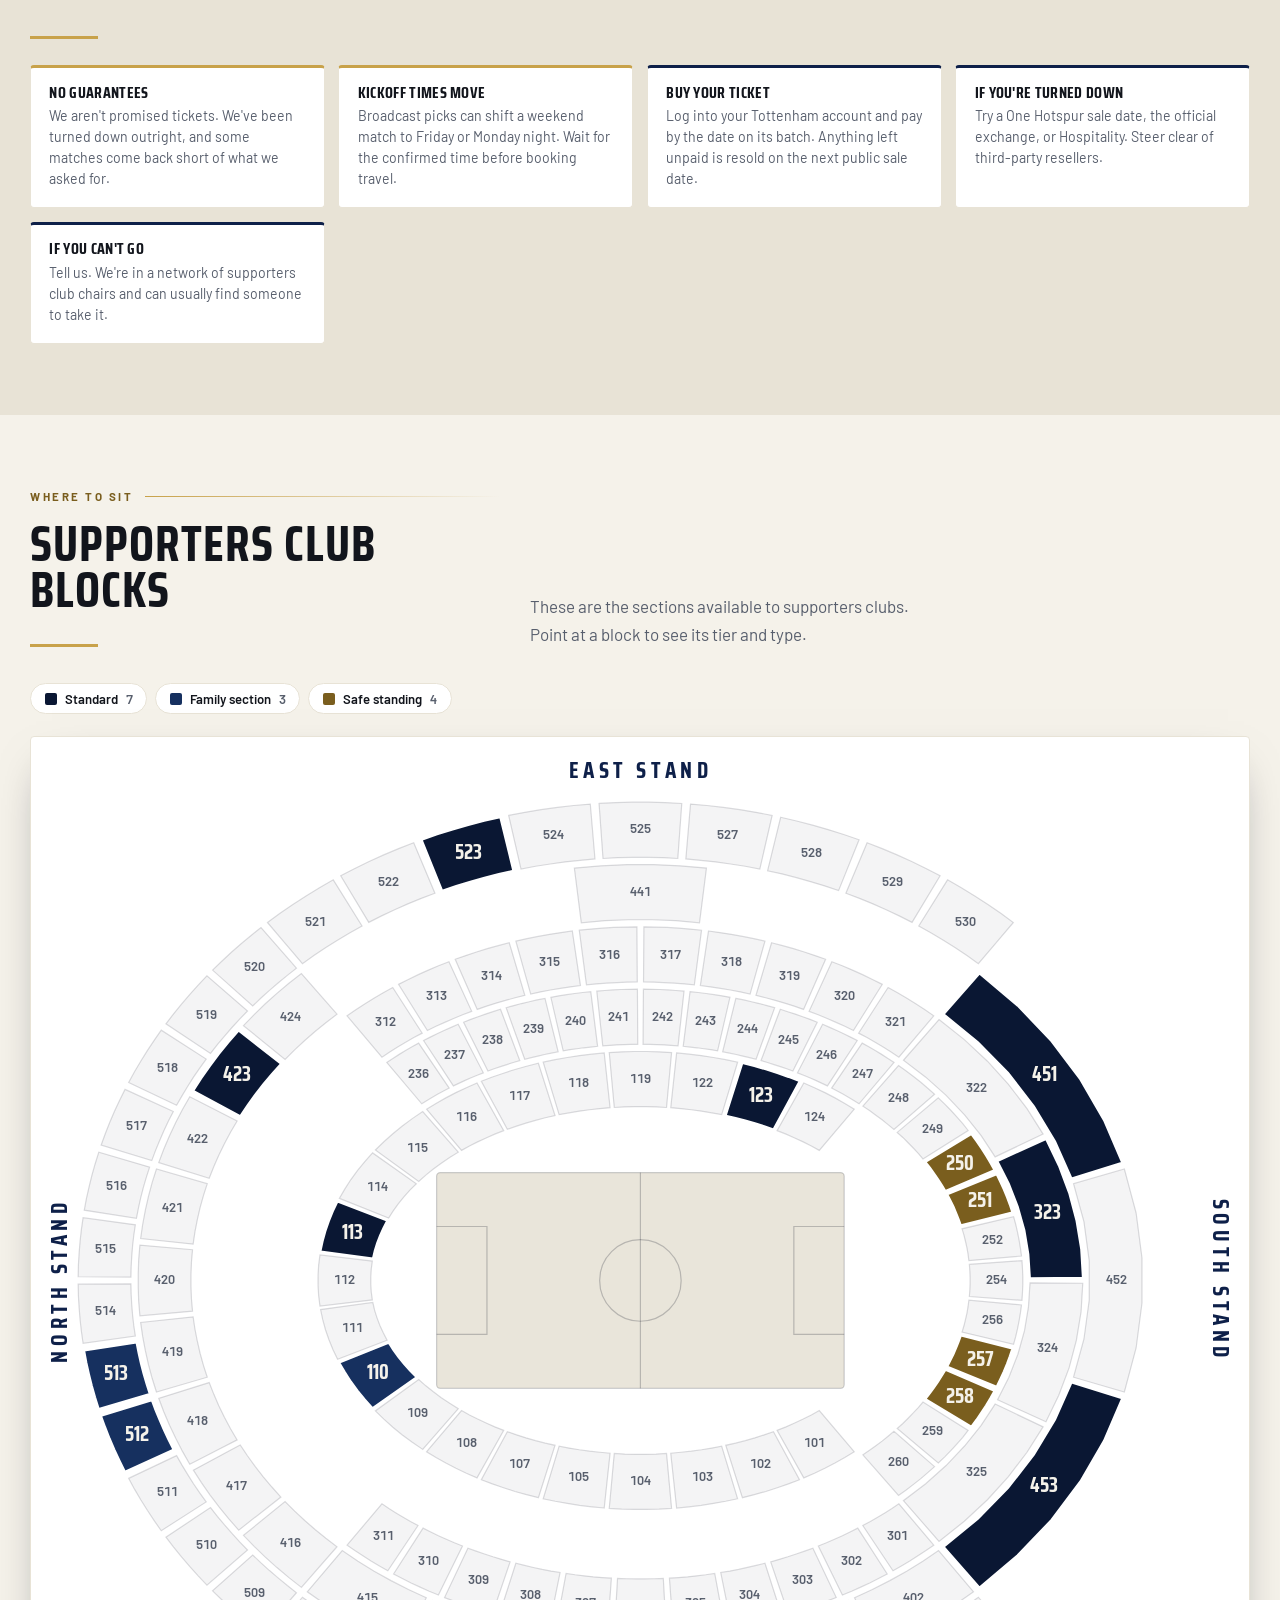
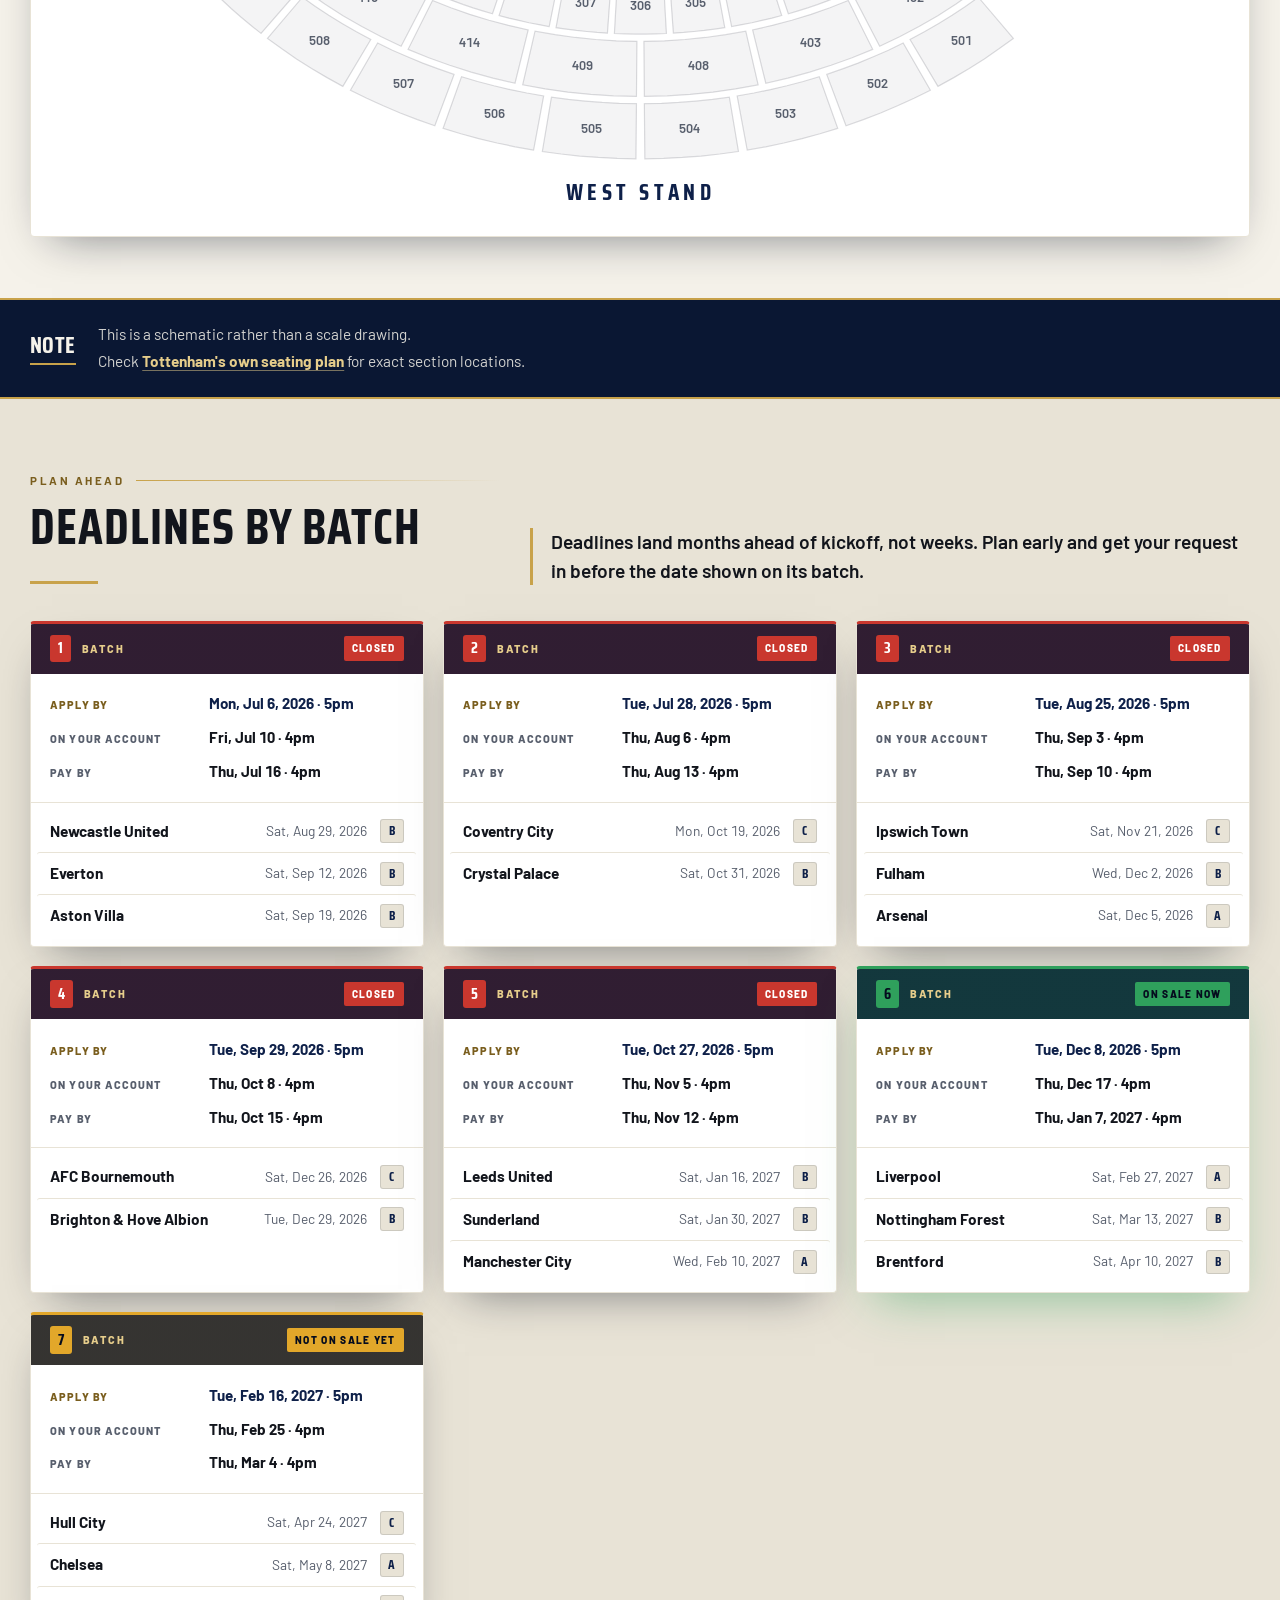
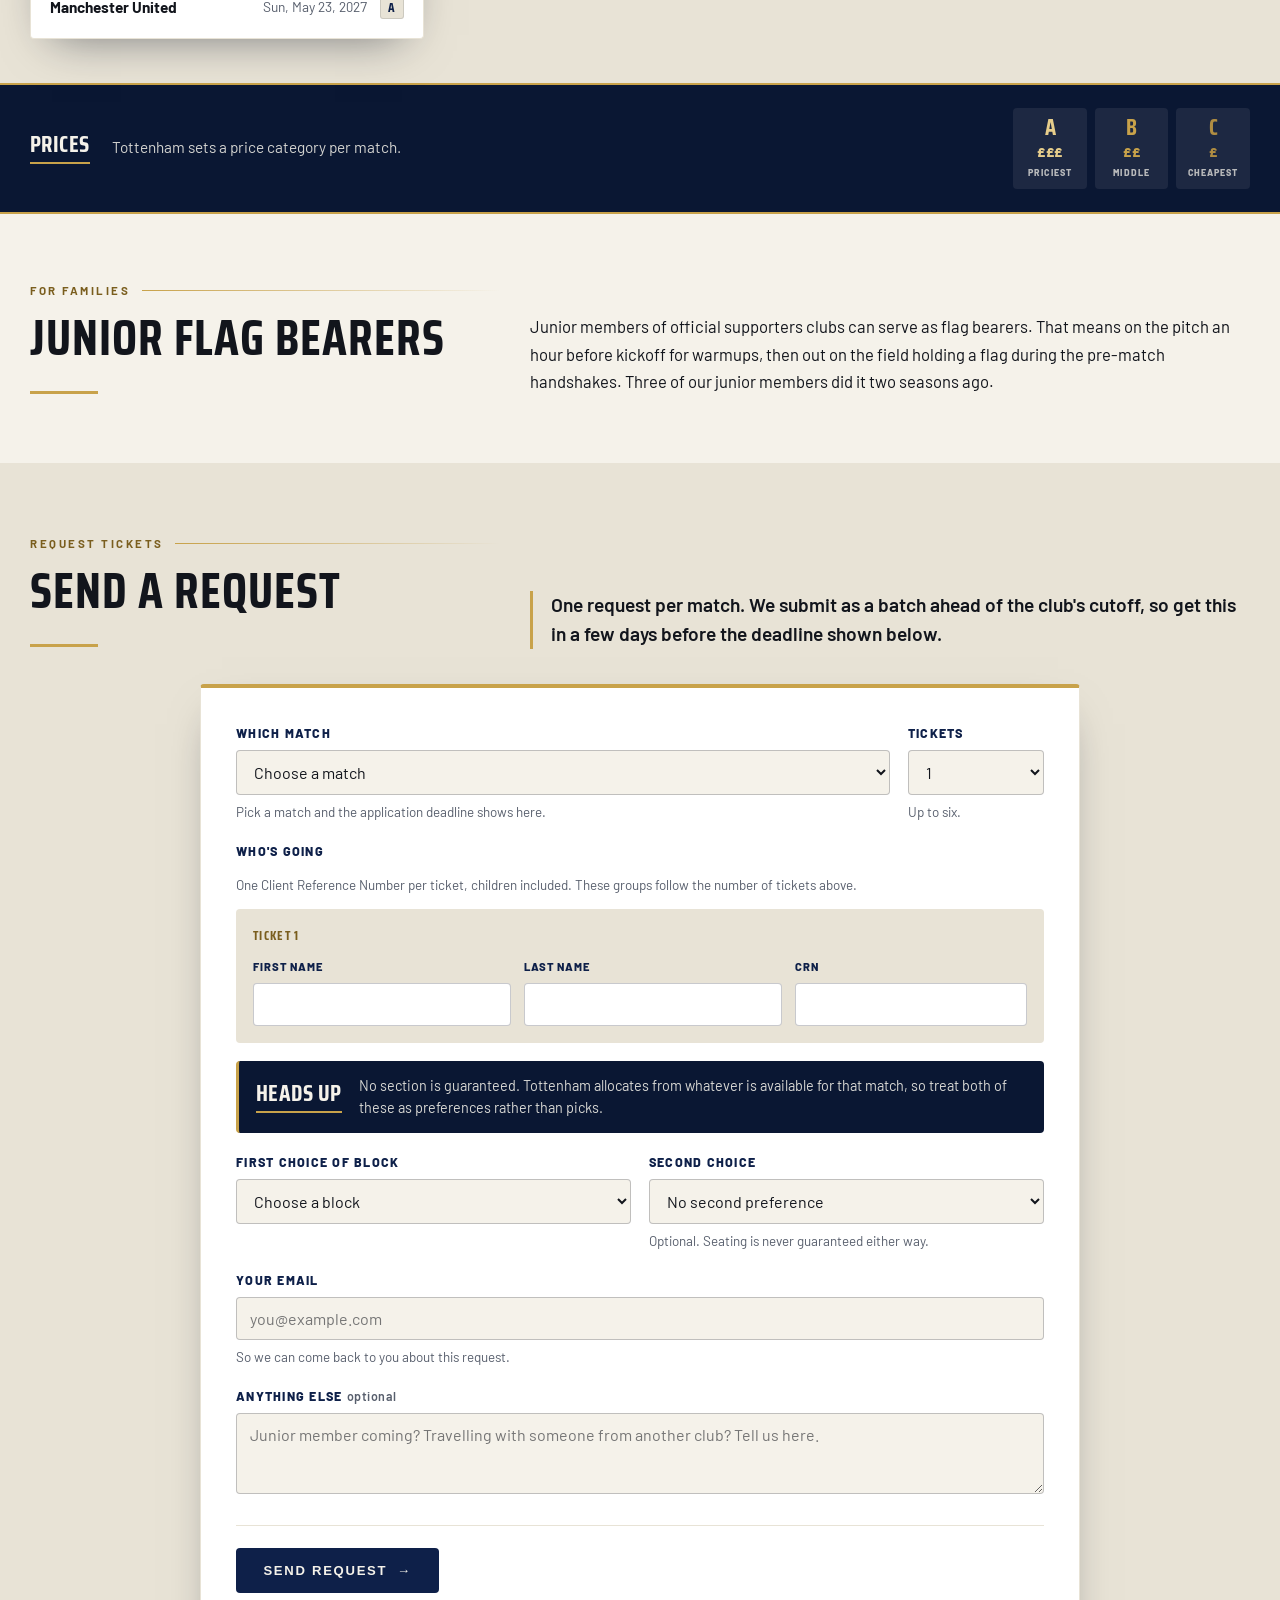
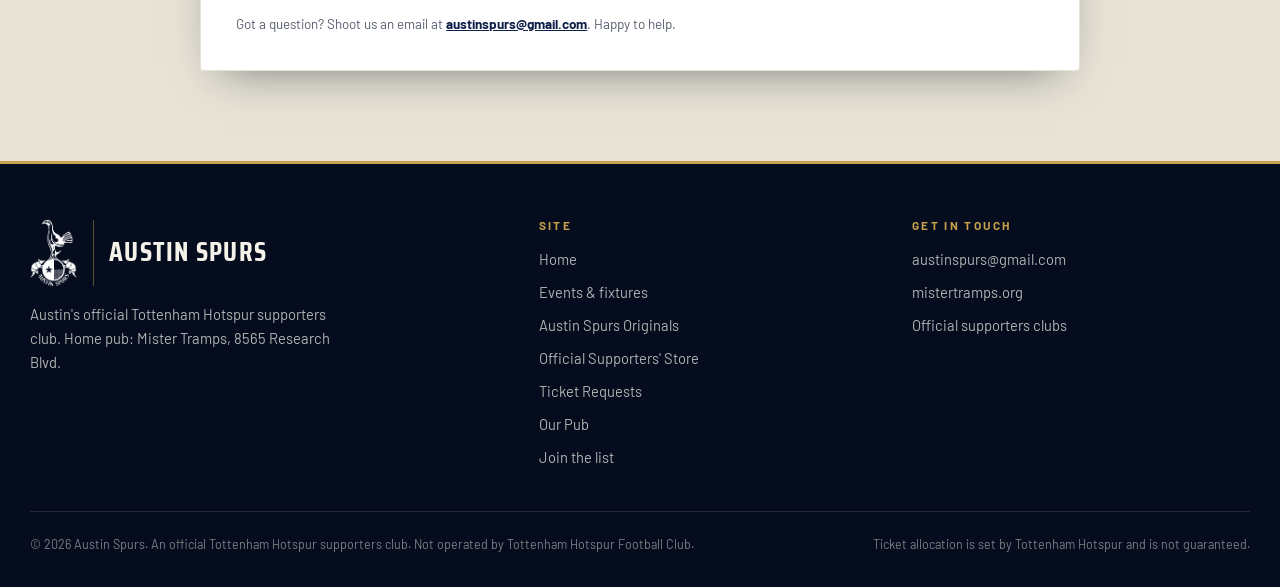
<file: ticket-requests.html>
<!DOCTYPE html>
<html lang="en">
<head>
<meta charset="utf-8">
<meta name="viewport" content="width=device-width, initial-scale=1">
<title>Home Ticket Requests — Austin Spurs</title>
<meta name="description" content="How to request home Premier League tickets through Austin Spurs: eligibility, the request process, which stadium blocks we can ask for, and every deadline for the 2026/27 season.">
<link rel="icon" href="assets/img/favicon.png">
<link rel="canonical" href="https://atx-spurs.com/ticket-requests.html">
<meta property="og:type" content="website">
<meta property="og:site_name" content="Austin Spurs">
<meta property="og:title" content="Home Ticket Requests — Austin Spurs">
<meta property="og:description" content="How to request home Premier League tickets through Austin Spurs: eligibility, the request process, which stadium blocks we can ask for, and every deadline for the 2026/27 season.">
<meta property="og:url" content="https://atx-spurs.com/ticket-requests.html">
<meta property="og:image" content="https://atx-spurs.com/assets/img/og-image.png">
<meta name="twitter:card" content="summary_large_image">
<meta name="theme-color" content="#050C1E">
<link rel="preconnect" href="https://fonts.googleapis.com">
<link rel="preconnect" href="https://fonts.gstatic.com" crossorigin>
<link href="https://fonts.googleapis.com/css2?family=Saira+Condensed:wght@500;600;700;800&family=Barlow:ital,wght@0,400;0,600;0,700;0,800;1,400&display=swap" rel="stylesheet">
<link rel="stylesheet" href="assets/css/site.css">
</head>
<body>

<a class="skip-link" href="#main">Skip to content</a>

<!-- =========================== HEADER =========================== -->
<header class="site-header">
  <div class="header-inner">
    <a class="brand" href="index.html">
      <img class="brand__mark" src="assets/img/logo.png" alt="Austin Spurs crest" width="47" height="66">
      <span class="brand__text"><span class="brand__name">Austin Spurs</span></span>
    </a>
    <button class="nav-toggle" aria-expanded="false" aria-controls="primary-nav" aria-label="Open menu">
      <span aria-hidden="true"></span><span aria-hidden="true"></span><span aria-hidden="true"></span>
    </button>
    <nav class="site-nav" id="primary-nav" aria-label="Primary">
      <ul>
        <li><a href="index.html">Home</a></li>
        <li><a href="events.html" aria-current="page">Events</a></li>
        <li class="nav-menu" data-open="false">
          <button class="nav-menu__btn" type="button" aria-expanded="false" aria-controls="merch-menu">
            Merch <span class="nav-menu__chev" aria-hidden="true"></span>
          </button>
          <ul class="nav-menu__list" id="merch-menu">
            <li><a href="https://swagsta.com/collections/austin-spurs-local-club-designs">Austin Spurs Originals</a></li>
            <li><a href="https://swagsta.com/collections/austin-spurs">Official Supporters' Store</a></li>
          </ul>
        </li>
        <li><a href="ticket-requests.html" aria-current="page">Ticket Requests</a></li>
        <li><a href="tramps.html">Our Pub</a></li>
        <li><a class="btn nav-cta" href="join.html">Join the list</a></li>
      </ul>
    </nav>
  </div>
</header>

<!-- =========================== HERO ===========================
     The art layer is a stadium-bowl schematic rather than a photo: it says
     "where you sit", which is what the page is about. A real photo can drop
     into .page-hero__art later without touching anything else.
     ============================================================= -->
<section class="page-hero page-hero--photo">
  <!-- Art layer. Swapping this photo is a one-line change: drop a file into
       assets/img/ and point the src at it. The gradient scrim in
       .page-hero::before runs 94% navy on the left, so the headline stays
       readable over anything. -->
  <div class="page-hero__art" aria-hidden="true">
    <img src="assets/img/tramps-matchday-room.jpg" width="1600" height="900" alt=""
         fetchpriority="high">
  </div>
  <div class="page-hero__content">
    <p class="eyebrow eyebrow--light">Match Tickets</p>
    <h1 class="page-hero__title">Home Ticket Requests</h1>
    <p class="page-hero__lede">
      Request your home match tickets from Austin Spurs. Read on for how the
      process works, where you might sit and the registration deadlines, then
      use the form at the bottom to send us your request.
    </p>
  </div>
</section>

<!-- =========================== STICKY PAGE BAR ===========================
     Hangs off the bottom of the site header and stays put while you scroll,
     so the email address never leaves the screen on a long page.
     ======================================================================= -->
<div class="page-bar">
  <div class="page-bar__inner">
    <span class="page-bar__label">Ticket Requests</span>
    <nav class="page-bar__nav" aria-label="On this page">
      <ul>
        <li><a href="#eligibility">Eligibility</a></li>
        <li><a href="#good-to-know">Good to know</a></li>
        <li><a href="#seating">Where to sit</a></li>
        <li><a href="#deadlines">Deadlines</a></li>
      </ul>
    </nav>
    <a class="btn page-bar__cta" href="#request">
      <img class="page-bar__crest" src="assets/img/logo-navy.png" alt="" width="18" height="25">
      Request tickets <span class="arw" aria-hidden="true">&rarr;</span>
    </a>
  </div>
</div>

<main id="main">

<!-- =========================== GALLERY ===========================
     Moved above the eligibility section on Joe's call, 16 Sep 2026: the
     community should read first, before the rules and the paperwork.

     Horizontal scroller, desktop only by Joe's call: it is atmosphere rather
     than information, and on a phone it would compete with the page's actual
     job. Scroll-snap plus the arrow buttons; the buttons hide themselves when
     there is nothing left to scroll to.

     To add photos, drop files in assets/img/ and copy a <figure> block. Six to
     eight reads best. Every image needs real alt text and its width/height, or
     the row reflows as each one loads.
     ================================================================ -->
<section class="section section--paper gallery-section section--pad-top-sm section--pad-bot-sm" id="gallery" aria-label="Matchday photos">
  <div class="shell">
    <div class="gallery-head">
      <div>
        <p class="eyebrow">Matchdays</p>
        <h2 class="section__title" style="margin-bottom:0">On The Day</h2>
      </div>
      <div class="gallery-nav">
        <button class="gallery-btn" type="button" data-dir="-1" aria-label="Scroll photos left">&larr;</button>
        <button class="gallery-btn" type="button" data-dir="1" aria-label="Scroll photos right">&rarr;</button>
      </div>
    </div>
  </div>
  <div class="gallery-rail" id="gallery-rail" tabindex="0" aria-label="Photo strip, scrollable">
    <figure class="gallery-item">
      <img src="assets/img/austin-spurs-scarf-pitchside.jpg" width="1200" height="800" loading="lazy"
           alt="Austin Spurs members at the front of the stand inside Tottenham Hotspur Stadium, holding an Austin Spurs scarf along the front row before kickoff.">
    </figure>
    <figure class="gallery-item">
      <img src="assets/img/son-mural-n17.jpg" width="1200" height="960" loading="lazy"
           alt="A mural of Son Heung-min covering the side of a building near the stadium, lettered Sonny Spurs Legend.">
    </figure>
    <figure class="gallery-item">
      <img src="assets/img/pre-match-singalong.jpg" width="1200" height="800" loading="lazy"
           alt="A packed bar before a match, drinks and arms in the air while someone leads a song from the front.">
    </figure>
    <figure class="gallery-item">
      <img src="assets/img/stadium-concourse.jpg" width="1024" height="768" loading="lazy"
           alt="Five supporters leaning in for a selfie on the stadium concourse, food stalls and a queue behind them.">
    </figure>
    <figure class="gallery-item">
      <img src="assets/img/inside-the-ground.jpg" width="1200" height="800" loading="lazy"
           alt="The view from the upper stand at Tottenham Hotspur Stadium with the match under way and the ground full.">
    </figure>
    <figure class="gallery-item">
      <img src="assets/img/group-dinner-london.jpg" width="1024" height="768" loading="lazy"
           alt="Austin Spurs members along one long table at dinner in London, pints poured and a lit street through the window.">
    </figure>
  </div>
</section>

<!-- =========================== ELIGIBILITY =========================== -->
<section class="section section--pad-bot-sm" id="eligibility">
  <div class="shell">
    <p class="eyebrow">Before you ask</p>
    <h2 class="section__title">What You Need</h2>
    <div class="rule"></div>
    <div class="req-list reveal">
      <div class="req-item">
        <span class="req-item__n" aria-hidden="true">1</span>
        <div class="req-item__body">
          <h3>To Be One Of Us</h3>
          <p>
            There's no formal membership to sign up for. Coming to a match at Tramps
            and/or owning some Austin Spurs gear is enough.
          </p>
        </div>
      </div>
      <div class="req-item">
        <span class="req-item__n" aria-hidden="true">2</span>
        <div class="req-item__body">
          <h3>A Paid Tottenham Membership</h3>
          <p>
            <a href="https://www.tottenhamhotspur.com/membership" target="_blank" rel="noopener">Bought
            from Tottenham directly</a>, which gets you a Client Reference Number.
            You need one CRN for every ticket you're asking for, children included.
          </p>
        </div>
      </div>
    </div>
  </div>
</section>

<!-- =========================== GOOD TO KNOW ===========================
     Sits directly under "What you need" on purpose: these are the caveats
     someone should read before they get invested in picking a block.
     ===================================================================== -->
<section class="section section--paper section--pad-top-sm section--pad-bot-sm" id="good-to-know">
  <div class="shell">
    <p class="eyebrow">Before you get invested</p>
    <h2 class="section__title">Good To Know</h2>
    <div class="rule"></div>
    <div class="note-cards note-cards--tight reveal">
      <div class="note-card note-card--warn">
        <h3>No Guarantees</h3>
        <p>We aren't promised tickets. We've been turned down outright, and some matches come back short of what we asked for.</p>
      </div>
      <div class="note-card note-card--warn">
        <h3>Kickoff Times Move</h3>
        <p>Broadcast picks can shift a weekend match to Friday or Monday night. Wait for the confirmed time before booking travel.</p>
      </div>
      <div class="note-card">
        <h3>Buy Your Ticket</h3>
        <p>Log into your Tottenham account and pay by the date on its batch. Anything left unpaid is resold on the next public sale date.</p>
      </div>
      <div class="note-card">
        <h3>If You're Turned Down</h3>
        <p>Try a One Hotspur sale date, the official exchange, or Hospitality. Steer clear of third-party resellers.</p>
      </div>
      <div class="note-card">
        <h3>If You Can't Go</h3>
        <p>Tell us. We're in a network of supporters club chairs and can usually find someone to take it.</p>
      </div>
    </div>
  </div>
</section>

<!-- =========================== SEATING ===========================
     The whole ground, with our fourteen blocks lifted out of it by colour.
     The other 103 blocks are context: drawn quietly, aria-hidden, and inert.

     Detail arrives as an overlay pinned to the block you are pointing at,
     rather than a card elsewhere on the page. Touch taps it open and taps
     outside to dismiss, since there is no hover to work with.

     Geometry is generated from a polar model on concentric ellipses, so the
     corners come out right. It is a schematic: stand, tier and adjacency are
     accurate, exact seat geometry is not, and the page says so below.
     ================================================================ -->
<section class="section section--to-band section--pad-top-sm" id="seating">
  <div class="shell">
    <div class="section-head">
      <div class="section-head__title">
        <p class="eyebrow">Where to sit</p>
        <h2 class="section__title">Supporters Club Blocks</h2>
        <div class="rule"></div>
      </div>
      <div class="section-head__aside">
        <p class="section__lede" style="margin-bottom:0">
          <span class="note-line">These are the sections available to supporters clubs.</span>
          <span class="note-line">Point at a block to see its tier and type.</span>
        </p>
      </div>
    </div>
    <div class="sm-key" role="group" aria-label="Highlight blocks by type">
      <button class="sm-key__btn" type="button" aria-pressed="false" data-key="standard" aria-controls="seatmap">
        <span class="sm-key__sw sm-sw--standard" aria-hidden="true"></span>
        Standard <span class="sm-key__n">7</span>
      </button>
      <button class="sm-key__btn" type="button" aria-pressed="false" data-key="family" aria-controls="seatmap">
        <span class="sm-key__sw sm-sw--family" aria-hidden="true"></span>
        Family section <span class="sm-key__n">3</span>
      </button>
      <button class="sm-key__btn" type="button" aria-pressed="false" data-key="standing" aria-controls="seatmap">
        <span class="sm-key__sw sm-sw--standing" aria-hidden="true"></span>
        Safe standing <span class="sm-key__n">4</span>
      </button>
    </div>

    <div class="seatmap" id="seatmap">
      <svg viewBox="0 0 1000 900" role="group"
           aria-label="Schematic plan of Tottenham Hotspur Stadium. The fourteen blocks Austin Spurs can request are listed individually; the rest of the ground is shown for context.">
        <!-- Context: every other block in the ground, drawn quietly. -->
        <g class="sm-context" aria-hidden="true">
        <g class="sm-b">
          <path d="M678.4 587.9L670.5 592.7L662.3 597.3L653.9 601.7L645.2 605.8L636.3 609.7L614.0 570.0L621.5 567.1L628.7 563.9L635.8 560.6L642.6 557.2L649.2 553.5Z"/>
          <text x="645.2" y="583.9">101</text>
        </g>
        <g class="sm-b">
          <path d="M632.7 611.2L623.5 614.7L614.2 617.9L604.6 621.0L595.0 623.7L585.1 626.2L571.2 582.5L579.4 580.7L587.5 578.6L595.5 576.3L603.3 573.8L611.0 571.1Z"/>
          <text x="600.5" y="601.5">102</text>
        </g>
        <g class="sm-b">
          <path d="M581.1 627.1L571.1 629.2L561.0 631.0L550.8 632.6L540.5 633.8L530.2 634.8L525.3 589.1L533.9 588.3L542.5 587.4L551.0 586.2L559.5 584.8L567.8 583.3Z"/>
          <text x="551.4" y="612.3">103</text>
        </g>
        <g class="sm-b">
          <path d="M526.0 635.1L515.6 635.7L505.2 636.0L494.8 636.0L484.4 635.7L474.0 635.1L478.2 589.3L486.9 589.8L495.6 590.0L504.4 590.0L513.1 589.8L521.8 589.3Z"/>
          <text x="500.0" y="616.0">104</text>
        </g>
        <g class="sm-b">
          <path d="M469.8 634.8L459.5 633.8L449.2 632.6L439.0 631.0L428.9 629.2L418.9 627.1L432.2 583.3L440.5 584.8L449.0 586.2L457.5 587.4L466.1 588.3L474.7 589.1Z"/>
          <text x="448.6" y="612.3">105</text>
        </g>
        <g class="sm-b">
          <path d="M414.9 626.2L405.0 623.7L395.4 621.0L385.8 617.9L376.5 614.7L367.3 611.2L389.0 571.1L396.7 573.8L404.5 576.3L412.5 578.6L420.6 580.7L428.8 582.5Z"/>
          <text x="399.5" y="601.5">107</text>
        </g>
        <g class="sm-b">
          <path d="M363.7 609.7L354.8 605.8L346.1 601.7L337.7 597.3L329.5 592.7L321.6 587.9L350.8 553.5L357.4 557.2L364.2 560.6L371.3 563.9L378.5 567.1L386.0 570.0Z"/>
          <text x="354.8" y="583.9">108</text>
        </g>
        <g class="sm-b">
          <path d="M318.4 585.9L309.7 580.0L301.4 573.9L293.5 567.4L286.0 560.7L278.9 553.8L315.1 527.6L321.0 532.9L327.3 537.9L333.9 542.8L340.9 547.5L348.1 552.0Z"/>
          <text x="314.0" y="558.5">109</text>
        </g>
        <g class="sm-b">
          <path d="M247.4 510.7L243.5 502.6L240.2 494.4L237.3 486.1L235.0 477.7L233.2 469.3L276.8 463.4L278.3 469.9L280.3 476.2L282.7 482.5L285.5 488.7L288.7 494.9Z"/>
          <text x="260.0" y="487.8">111</text>
        </g>
        <g class="sm-b">
          <path d="M232.7 466.3L231.6 457.8L231.1 449.3L231.1 440.7L231.6 432.2L232.7 423.7L276.4 428.8L275.5 435.3L275.1 441.8L275.1 448.2L275.5 454.7L276.4 461.2Z"/>
          <text x="253.0" y="448.0">112</text>
        </g>
        <g class="sm-b">
          <path d="M248.9 376.5L253.5 368.6L258.5 360.8L264.1 353.2L270.1 345.8L276.6 338.6L313.1 364.3L307.7 369.7L302.7 375.3L298.0 381.1L293.8 387.0L290.0 393.0Z"/>
          <text x="280.8" y="370.6">114</text>
        </g>
        <g class="sm-b">
          <path d="M278.9 336.2L286.0 329.3L293.5 322.6L301.4 316.1L309.7 310.0L318.4 304.1L348.1 338.0L340.9 342.5L333.9 347.2L327.3 352.1L321.0 357.1L315.1 362.4Z"/>
          <text x="314.0" y="337.5">115</text>
        </g>
        <g class="sm-b">
          <path d="M321.6 302.1L329.5 297.3L337.7 292.7L346.1 288.3L354.8 284.2L363.7 280.3L386.0 320.0L378.5 322.9L371.3 326.1L364.2 329.4L357.4 332.8L350.8 336.5Z"/>
          <text x="354.8" y="312.1">116</text>
        </g>
        <g class="sm-b">
          <path d="M367.3 278.8L376.5 275.3L385.8 272.1L395.4 269.0L405.0 266.3L414.9 263.8L428.8 307.5L420.6 309.3L412.5 311.4L404.5 313.7L396.7 316.2L389.0 318.9Z"/>
          <text x="399.5" y="294.5">117</text>
        </g>
        <g class="sm-b">
          <path d="M418.9 262.9L428.9 260.8L439.0 259.0L449.2 257.4L459.5 256.2L469.8 255.2L474.7 300.9L466.1 301.7L457.5 302.6L449.0 303.8L440.5 305.2L432.2 306.7Z"/>
          <text x="448.6" y="283.7">118</text>
        </g>
        <g class="sm-b">
          <path d="M474.0 254.9L484.4 254.3L494.8 254.0L505.2 254.0L515.6 254.3L526.0 254.9L521.8 300.7L513.1 300.2L504.4 300.0L495.6 300.0L486.9 300.2L478.2 300.7Z"/>
          <text x="500.0" y="280.0">119</text>
        </g>
        <g class="sm-b">
          <path d="M530.2 255.2L540.5 256.2L550.8 257.4L561.0 259.0L571.1 260.8L581.1 262.9L567.8 306.7L559.5 305.2L551.0 303.8L542.5 302.6L533.9 301.7L525.3 300.9Z"/>
          <text x="551.4" y="283.7">122</text>
        </g>
        <g class="sm-b">
          <path d="M636.3 280.3L645.2 284.2L653.9 288.3L662.3 292.7L670.5 297.3L678.4 302.1L649.2 336.5L642.6 332.8L635.8 329.4L628.7 326.1L621.5 322.9L614.0 320.0Z"/>
          <text x="645.2" y="312.1">124</text>
        </g>
        <g class="sm-b">
          <path d="M288.4 263.1L293.5 259.8L298.8 256.4L304.1 253.2L309.5 250.1L315.0 247.0L340.5 284.5L335.8 287.0L331.1 289.5L326.5 292.1L322.0 294.8L317.6 297.6Z"/>
          <text x="315.1" y="275.8">236</text>
        </g>
        <g class="sm-b">
          <path d="M319.1 244.9L324.7 242.0L330.4 239.2L336.2 236.5L342.1 233.9L348.0 231.3L369.0 271.8L363.9 273.8L358.8 275.9L353.8 278.1L348.9 280.4L344.0 282.7Z"/>
          <text x="344.8" y="260.4">237</text>
        </g>
        <g class="sm-b">
          <path d="M352.5 229.6L358.5 227.2L364.6 225.0L370.8 222.8L377.1 220.8L383.3 218.8L399.4 261.6L394.0 263.2L388.6 264.9L383.3 266.6L378.0 268.4L372.8 270.3Z"/>
          <text x="376.8" y="247.8">238</text>
        </g>
        <g class="sm-b">
          <path d="M388.0 217.5L394.4 215.7L400.8 214.0L407.3 212.5L413.8 211.0L420.4 209.7L431.4 254.2L425.7 255.3L420.1 256.5L414.5 257.8L409.0 259.1L403.5 260.5Z"/>
          <text x="410.7" y="238.2">239</text>
        </g>
        <g class="sm-b">
          <path d="M425.3 208.8L431.9 207.6L438.5 206.6L445.2 205.6L451.9 204.8L458.6 204.1L464.3 249.7L458.5 250.3L452.8 250.9L447.0 251.7L441.3 252.5L435.6 253.5Z"/>
          <text x="445.9" y="231.7">240</text>
        </g>
        <g class="sm-b">
          <path d="M463.6 203.6L470.4 203.1L477.1 202.6L483.9 202.3L490.7 202.1L497.5 202.0L497.8 248.0L492.0 248.1L486.1 248.3L480.3 248.5L474.5 248.9L468.6 249.3Z"/>
          <text x="481.9" y="228.4">241</text>
        </g>
        <g class="sm-b">
          <path d="M502.5 202.0L509.3 202.1L516.1 202.3L522.9 202.6L529.6 203.1L536.4 203.6L531.4 249.3L525.5 248.9L519.7 248.5L513.9 248.3L508.0 248.1L502.2 248.0Z"/>
          <text x="518.1" y="228.4">242</text>
        </g>
        <g class="sm-b">
          <path d="M541.4 204.1L548.1 204.8L554.8 205.6L561.5 206.6L568.1 207.6L574.7 208.8L564.4 253.5L558.7 252.5L553.0 251.7L547.2 250.9L541.5 250.3L535.7 249.7Z"/>
          <text x="554.1" y="231.7">243</text>
        </g>
        <g class="sm-b">
          <path d="M579.6 209.7L586.2 211.0L592.7 212.5L599.2 214.0L605.6 215.7L612.0 217.5L596.5 260.5L591.0 259.1L585.5 257.8L579.9 256.5L574.3 255.3L568.6 254.2Z"/>
          <text x="589.3" y="238.2">244</text>
        </g>
        <g class="sm-b">
          <path d="M616.7 218.8L622.9 220.8L629.2 222.8L635.4 225.0L641.5 227.2L647.5 229.6L627.2 270.3L622.0 268.4L616.7 266.6L611.4 264.9L606.0 263.2L600.6 261.6Z"/>
          <text x="623.2" y="247.8">245</text>
        </g>
        <g class="sm-b">
          <path d="M652.0 231.3L657.9 233.9L663.8 236.5L669.6 239.2L675.3 242.0L680.9 244.9L656.0 282.7L651.1 280.4L646.2 278.1L641.2 275.9L636.1 273.8L631.0 271.8Z"/>
          <text x="655.2" y="260.4">246</text>
        </g>
        <g class="sm-b">
          <path d="M685.0 247.0L690.5 250.1L695.9 253.2L701.2 256.4L706.5 259.8L711.6 263.1L682.4 297.6L678.0 294.8L673.5 292.1L668.9 289.5L664.2 287.0L659.5 284.5Z"/>
          <text x="684.9" y="275.8">247</text>
        </g>
        <g class="sm-b">
          <path d="M715.3 265.7L721.7 270.2L727.8 274.9L733.9 279.7L739.7 284.7L745.4 289.7L711.5 319.1L706.6 315.0L701.6 311.0L696.4 307.1L691.1 303.3L685.6 299.6Z"/>
          <text x="714.9" y="296.2">248</text>
        </g>
        <g class="sm-b">
          <path d="M748.5 292.7L753.9 297.9L759.1 303.2L764.1 308.7L768.9 314.2L773.4 319.9L735.7 343.6L731.8 339.0L727.6 334.5L723.3 330.1L718.9 325.7L714.2 321.5Z"/>
          <text x="743.6" y="322.1">249</text>
        </g>
        <g class="sm-b">
          <path d="M811.3 391.8L813.1 398.3L814.6 404.9L815.9 411.4L817.0 418.0L817.9 424.6L774.0 428.5L773.3 423.1L772.4 417.8L771.2 412.5L769.9 407.2L768.3 401.9Z"/>
          <text x="793.6" y="414.6">252</text>
        </g>
        <g class="sm-b">
          <path d="M818.3 428.4L818.7 435.0L819.0 441.7L819.0 448.3L818.7 455.0L818.3 461.6L774.4 458.4L774.8 453.1L775.0 447.7L775.0 442.3L774.8 436.9L774.4 431.6Z"/>
          <text x="797.0" y="448.0">254</text>
        </g>
        <g class="sm-b">
          <path d="M817.9 465.4L817.0 472.0L815.9 478.6L814.6 485.1L813.1 491.7L811.3 498.2L768.3 488.1L769.9 482.8L771.2 477.5L772.4 472.2L773.3 466.9L774.0 461.5Z"/>
          <text x="793.6" y="481.4">256</text>
        </g>
        <g class="sm-b">
          <path d="M773.4 570.1L768.9 575.8L764.1 581.3L759.1 586.8L753.9 592.1L748.5 597.3L714.2 568.5L718.9 564.3L723.3 559.9L727.6 555.5L731.8 551.0L735.7 546.4Z"/>
          <text x="743.6" y="573.9">259</text>
        </g>
        <g class="sm-b">
          <path d="M745.4 600.3L739.7 605.3L733.9 610.3L727.8 615.1L721.7 619.8L715.3 624.3L685.6 590.4L691.1 586.7L696.4 582.9L701.6 579.0L706.6 575.0L711.5 570.9Z"/>
          <text x="714.9" y="599.8">260</text>
        </g>
        <g class="sm-b">
          <path d="M744.7 665.8L738.2 670.3L731.5 674.7L724.7 679.0L717.7 683.2L710.7 687.2L685.5 649.4L691.8 646.0L697.9 642.5L703.9 638.9L709.8 635.2L715.6 631.3Z"/>
          <text x="714.5" y="661.8">301</text>
        </g>
        <g class="sm-b">
          <path d="M705.9 689.8L698.6 693.6L691.3 697.3L683.8 700.8L676.2 704.2L668.5 707.4L648.4 666.5L655.2 663.8L661.9 660.9L668.5 657.9L674.9 654.8L681.3 651.6Z"/>
          <text x="676.4" y="682.3">302</text>
        </g>
        <g class="sm-b">
          <path d="M663.4 709.5L655.5 712.5L647.6 715.4L639.6 718.1L631.6 720.6L623.4 723.0L608.7 679.7L615.9 677.6L623.0 675.5L630.0 673.2L637.0 670.8L643.9 668.3Z"/>
          <text x="635.1" y="698.5">303</text>
        </g>
        <g class="sm-b">
          <path d="M617.9 724.5L609.7 726.7L601.4 728.6L593.0 730.5L584.6 732.1L576.1 733.7L567.0 688.6L574.5 687.4L581.9 686.0L589.3 684.4L596.6 682.7L603.9 680.9Z"/>
          <text x="591.4" y="710.4">304</text>
        </g>
        <g class="sm-b">
          <path d="M570.4 734.6L561.9 735.8L553.3 736.9L544.7 737.8L536.1 738.6L527.5 739.2L524.2 693.3L531.8 692.8L539.4 692.2L547.0 691.4L554.5 690.5L562.0 689.4Z"/>
          <text x="546.1" y="717.6">305</text>
        </g>
        <g class="sm-b">
          <path d="M521.7 739.5L513.0 739.8L504.3 740.0L495.7 740.0L487.0 739.8L478.3 739.5L480.9 693.6L488.5 693.8L496.2 694.0L503.8 694.0L511.5 693.8L519.1 693.6Z"/>
          <text x="500.0" y="720.0">306</text>
        </g>
        <g class="sm-b">
          <path d="M472.5 739.2L463.9 738.6L455.3 737.8L446.7 736.9L438.1 735.8L429.6 734.6L438.0 689.4L445.5 690.5L453.0 691.4L460.6 692.2L468.2 692.8L475.8 693.3Z"/>
          <text x="453.9" y="717.6">307</text>
        </g>
        <g class="sm-b">
          <path d="M423.9 733.7L415.4 732.1L407.0 730.5L398.6 728.6L390.3 726.7L382.1 724.5L396.1 680.9L403.4 682.7L410.7 684.4L418.1 686.0L425.5 687.4L433.0 688.6Z"/>
          <text x="408.6" y="710.4">308</text>
        </g>
        <g class="sm-b">
          <path d="M376.6 723.0L368.4 720.6L360.4 718.1L352.4 715.4L344.5 712.5L336.6 709.5L356.1 668.3L363.0 670.8L370.0 673.2L377.0 675.5L384.1 677.6L391.3 679.7Z"/>
          <text x="364.9" y="698.5">309</text>
        </g>
        <g class="sm-b">
          <path d="M331.5 707.4L323.8 704.2L316.2 700.8L308.7 697.3L301.4 693.6L294.1 689.8L318.7 651.6L325.1 654.8L331.5 657.9L338.1 660.9L344.8 663.8L351.6 666.5Z"/>
          <text x="323.6" y="682.3">310</text>
        </g>
        <g class="sm-b">
          <path d="M289.3 687.2L282.3 683.2L275.3 679.0L268.5 674.7L261.8 670.3L255.3 665.8L284.4 631.3L290.2 635.2L296.1 638.9L302.1 642.5L308.2 646.0L314.5 649.4Z"/>
          <text x="285.5" y="661.8">311</text>
        </g>
        <g class="sm-b">
          <path d="M255.3 224.2L262.6 219.2L270.0 214.3L277.7 209.6L285.5 205.0L293.4 200.6L318.0 238.7L311.0 242.4L304.2 246.3L297.5 250.3L290.9 254.4L284.4 258.7Z"/>
          <text x="287.3" y="233.1">312</text>
        </g>
        <g class="sm-b">
          <path d="M298.2 198.0L306.4 193.9L314.7 189.9L323.1 186.1L331.6 182.5L340.3 179.1L359.3 220.5L351.7 223.4L344.2 226.5L336.8 229.7L329.5 233.0L322.3 236.5Z"/>
          <text x="329.7" y="211.0">313</text>
        </g>
        <g class="sm-b">
          <path d="M345.5 177.1L354.3 174.0L363.3 171.0L372.3 168.2L381.4 165.7L390.6 163.3L403.6 207.2L395.5 209.2L387.5 211.4L379.6 213.7L371.7 216.2L363.9 218.9Z"/>
          <text x="375.6" y="194.1">314</text>
        </g>
        <g class="sm-b">
          <path d="M396.1 161.9L405.4 159.9L414.8 158.0L424.2 156.3L433.7 154.8L443.2 153.5L450.0 199.0L441.6 200.1L433.3 201.3L425.0 202.7L416.7 204.3L408.5 206.1Z"/>
          <text x="424.3" y="182.6">315</text>
        </g>
        <g class="sm-b">
          <path d="M449.0 152.8L458.5 151.9L468.2 151.1L477.8 150.5L487.4 150.2L497.1 150.0L497.4 196.0L488.9 196.1L480.4 196.5L472.0 196.9L463.5 197.6L455.0 198.4Z"/>
          <text x="474.6" y="176.7">316</text>
        </g>
        <g class="sm-b">
          <path d="M502.9 150.0L512.6 150.2L522.2 150.5L531.8 151.1L541.5 151.9L551.0 152.8L545.0 198.4L536.5 197.6L528.0 196.9L519.6 196.5L511.1 196.1L502.6 196.0Z"/>
          <text x="525.4" y="176.7">317</text>
        </g>
        <g class="sm-b">
          <path d="M556.8 153.5L566.3 154.8L575.8 156.3L585.2 158.0L594.6 159.9L603.9 161.9L591.5 206.1L583.3 204.3L575.0 202.7L566.7 201.3L558.4 200.1L550.0 199.0Z"/>
          <text x="575.7" y="182.6">318</text>
        </g>
        <g class="sm-b">
          <path d="M609.4 163.3L618.6 165.7L627.7 168.2L636.7 171.0L645.7 174.0L654.5 177.1L636.1 218.9L628.3 216.2L620.4 213.7L612.5 211.4L604.5 209.2L596.4 207.2Z"/>
          <text x="624.4" y="194.1">319</text>
        </g>
        <g class="sm-b">
          <path d="M659.7 179.1L668.4 182.5L676.9 186.1L685.3 189.9L693.6 193.9L701.8 198.0L677.7 236.5L670.5 233.0L663.2 229.7L655.8 226.5L648.3 223.4L640.7 220.5Z"/>
          <text x="670.3" y="211.0">320</text>
        </g>
        <g class="sm-b">
          <path d="M706.6 200.6L714.5 205.0L722.3 209.6L730.0 214.3L737.4 219.2L744.7 224.2L715.6 258.7L709.1 254.4L702.5 250.3L695.8 246.3L689.0 242.4L682.0 238.7Z"/>
          <text x="712.7" y="233.1">321</text>
        </g>
        <g class="sm-b">
          <path d="M749.1 227.3L770.2 244.1L789.5 262.1L807.0 281.4L822.5 301.7L835.9 322.9L795.9 341.9L784.1 324.0L770.4 306.9L755.0 290.6L738.0 275.4L719.4 261.3Z"/>
          <text x="780.7" y="288.1">322</text>
        </g>
        <g class="sm-b">
          <path d="M869.0 447.3L867.6 471.1L863.7 494.7L857.6 517.9L849.0 540.7L838.3 562.9L797.9 544.5L807.4 525.8L814.9 506.5L820.4 486.9L823.7 467.0L825.0 447.0Z"/>
          <text x="839.4" y="504.6">324</text>
        </g>
        <g class="sm-b">
          <path d="M835.9 567.1L822.5 588.3L807.0 608.6L789.5 627.9L770.2 645.9L749.1 662.7L719.4 628.7L738.0 614.6L755.0 599.4L770.4 583.1L784.1 566.0L795.9 548.1Z"/>
          <text x="780.7" y="607.9">325</text>
        </g>
        <g class="sm-b">
          <path d="M777.9 704.7L763.3 714.9L748.1 724.6L732.4 733.7L716.2 742.2L699.6 750.1L678.6 709.6L693.5 702.8L708.0 695.4L722.1 687.6L735.6 679.2L748.7 670.3Z"/>
          <text x="727.7" y="713.4">402</text>
        </g>
        <g class="sm-b">
          <path d="M693.8 752.7L676.6 759.7L659.1 766.0L641.2 771.7L623.0 776.7L604.6 781.0L593.6 736.5L610.1 732.7L626.3 728.4L642.4 723.5L658.1 718.0L673.4 711.9Z"/>
          <text x="642.3" y="750.5">403</text>
        </g>
        <g class="sm-b">
          <path d="M598.2 782.3L579.4 785.7L560.6 788.4L541.5 790.3L522.4 791.5L503.3 792.0L502.9 746.0L520.1 745.6L537.2 744.5L554.2 742.8L571.1 740.5L587.9 737.6Z"/>
          <text x="548.4" y="769.6">408</text>
        </g>
        <g class="sm-b">
          <path d="M496.7 792.0L477.6 791.5L458.5 790.3L439.4 788.4L420.6 785.7L401.8 782.3L412.1 737.6L428.9 740.5L445.8 742.8L462.8 744.5L479.9 745.6L497.1 746.0Z"/>
          <text x="451.6" y="769.6">409</text>
        </g>
        <g class="sm-b">
          <path d="M395.4 781.0L377.0 776.7L358.8 771.7L340.9 766.0L323.4 759.7L306.2 752.7L326.6 711.9L341.9 718.0L357.6 723.5L373.7 728.4L389.9 732.7L406.4 736.5Z"/>
          <text x="357.7" y="750.5">414</text>
        </g>
        <g class="sm-b">
          <path d="M300.4 750.1L283.8 742.2L267.6 733.7L251.9 724.6L236.7 714.9L222.1 704.7L251.3 670.3L264.4 679.2L277.9 687.6L292.0 695.4L306.5 702.8L321.4 709.6Z"/>
          <text x="272.3" y="713.4">415</text>
        </g>
        <g class="sm-b">
          <path d="M217.2 701.0L206.8 692.9L196.8 684.5L187.1 675.8L177.8 666.8L168.9 657.6L203.6 629.4L211.6 637.4L220.0 645.2L228.6 652.7L237.6 660.0L246.9 667.1Z"/>
          <text x="208.1" y="667.6">416</text>
        </g>
        <g class="sm-b">
          <path d="M164.9 653.3L156.5 643.7L148.5 633.9L140.9 623.8L133.8 613.6L127.1 603.2L166.2 582.2L172.2 591.2L178.6 600.1L185.4 608.8L192.6 617.3L200.1 625.7Z"/>
          <text x="163.3" y="619.7">417</text>
        </g>
        <g class="sm-b">
          <path d="M124.1 598.3L118.0 587.6L112.4 576.7L107.2 565.7L102.4 554.5L98.2 543.3L140.3 530.2L144.2 540.0L148.4 549.7L153.1 559.3L158.1 568.7L163.6 578.0Z"/>
          <text x="130.2" y="565.9">418</text>
        </g>
        <g class="sm-b">
          <path d="M96.3 538.0L92.7 526.6L89.6 515.0L87.0 503.4L84.8 491.7L83.1 480.0L126.9 475.3L128.4 485.5L130.4 495.7L132.7 505.7L135.5 515.8L138.7 525.7Z"/>
          <text x="109.9" y="508.0">419</text>
        </g>
        <g class="sm-b">
          <path d="M82.5 474.5L81.5 462.7L81.1 450.9L81.1 439.1L81.5 427.3L82.5 415.5L126.4 419.4L125.5 429.6L125.1 439.9L125.1 450.1L125.5 460.4L126.4 470.6Z"/>
          <text x="103.0" y="448.0">420</text>
        </g>
        <g class="sm-b">
          <path d="M83.1 410.0L84.8 398.3L87.0 386.6L89.6 375.0L92.7 363.4L96.3 352.0L138.7 364.3L135.5 374.2L132.7 384.3L130.4 394.3L128.4 404.5L126.9 414.7Z"/>
          <text x="109.9" y="388.0">421</text>
        </g>
        <g class="sm-b">
          <path d="M98.2 346.7L102.4 335.5L107.2 324.3L112.4 313.3L118.0 302.4L124.1 291.7L163.6 312.0L158.1 321.3L153.1 330.7L148.4 340.3L144.2 350.0L140.3 359.8Z"/>
          <text x="130.2" y="330.1">422</text>
        </g>
        <g class="sm-b">
          <path d="M168.9 232.4L177.8 223.2L187.1 214.2L196.8 205.5L206.8 197.1L217.2 189.0L246.9 222.9L237.6 230.0L228.6 237.3L220.0 244.8L211.6 252.6L203.6 260.6Z"/>
          <text x="208.1" y="228.4">424</text>
        </g>
        <g class="sm-b">
          <path d="M444.9 101.0L466.9 99.1L489.0 98.1L511.0 98.1L533.1 99.1L555.1 101.0L549.3 146.6L529.6 144.9L509.9 144.1L490.1 144.1L470.4 144.9L450.7 146.6Z"/>
          <text x="500.0" y="124.0">441</text>
        </g>
        <g class="sm-b">
          <path d="M903.7 352.0L913.5 388.7L918.4 426.2L918.4 463.8L913.5 501.3L903.7 538.0L861.3 525.7L870.0 493.8L874.4 461.3L874.4 428.7L870.0 396.2L861.3 364.3Z"/>
          <text x="897.0" y="448.0">452</text>
        </g>
        <g class="sm-b">
          <path d="M811.1 743.6L799.1 752.3L786.9 760.7L774.3 768.7L761.4 776.3L748.2 783.6L724.9 744.5L736.9 738.1L748.5 731.3L760.0 724.3L771.1 716.9L781.9 709.2Z"/>
          <text x="767.5" y="749.3">501</text>
        </g>
        <g class="sm-b">
          <path d="M741.9 786.8L728.3 793.5L714.5 799.8L700.4 805.8L686.0 811.3L671.5 816.4L655.4 773.6L668.6 769.0L681.6 764.2L694.3 758.9L706.9 753.4L719.2 747.4Z"/>
          <text x="697.7" y="785.2">502</text>
        </g>
        <g class="sm-b">
          <path d="M664.6 818.6L649.8 823.1L634.9 827.2L619.7 830.8L604.5 834.0L589.1 836.7L580.7 791.6L594.7 789.1L608.5 786.3L622.2 783.1L635.8 779.5L649.2 775.5Z"/>
          <text x="621.3" y="809.9">503</text>
        </g>
        <g class="sm-b">
          <path d="M581.8 837.9L566.3 840.0L550.7 841.7L535.1 842.9L519.4 843.7L503.7 844.0L503.3 798.0L517.6 797.7L531.8 797.0L546.0 795.9L560.1 794.5L574.2 792.6Z"/>
          <text x="540.9" y="822.4">504</text>
        </g>
        <g class="sm-b">
          <path d="M496.3 844.0L480.6 843.7L464.9 842.9L449.3 841.7L433.7 840.0L418.2 837.9L425.8 792.6L439.9 794.5L454.0 795.9L468.2 797.0L482.4 797.7L496.7 798.0Z"/>
          <text x="459.1" y="822.4">505</text>
        </g>
        <g class="sm-b">
          <path d="M410.9 836.7L395.5 834.0L380.3 830.8L365.1 827.2L350.2 823.1L335.4 818.6L350.8 775.5L364.2 779.5L377.8 783.1L391.5 786.3L405.3 789.1L419.3 791.6Z"/>
          <text x="378.7" y="809.9">506</text>
        </g>
        <g class="sm-b">
          <path d="M328.5 816.4L314.0 811.3L299.6 805.8L285.5 799.8L271.7 793.5L258.1 786.8L280.8 747.4L293.1 753.4L305.7 758.9L318.4 764.2L331.4 769.0L344.6 773.6Z"/>
          <text x="302.3" y="785.2">507</text>
        </g>
        <g class="sm-b">
          <path d="M251.8 783.6L238.6 776.3L225.7 768.7L213.1 760.7L200.9 752.3L188.9 743.6L218.1 709.2L228.9 716.9L240.0 724.3L251.5 731.3L263.1 738.1L275.1 744.5Z"/>
          <text x="232.5" y="749.3">508</text>
        </g>
        <g class="sm-b">
          <path d="M183.5 739.4L175.0 732.6L166.7 725.7L158.6 718.6L150.8 711.3L143.1 703.9L176.6 674.0L183.5 680.6L190.6 687.0L198.0 693.3L205.5 699.5L213.1 705.5Z"/>
          <text x="178.5" y="709.2">509</text>
        </g>
        <g class="sm-b">
          <path d="M138.4 699.1L131.1 691.4L124.0 683.5L117.2 675.5L110.6 667.4L104.2 659.1L141.4 634.4L147.1 641.7L153.1 648.9L159.3 656.0L165.7 663.0L172.3 669.8Z"/>
          <text x="138.4" y="669.0">510</text>
        </g>
        <g class="sm-b">
          <path d="M100.3 653.8L94.4 645.3L88.7 636.7L83.2 627.9L78.0 619.1L73.1 610.1L113.1 591.1L117.6 599.0L122.3 606.8L127.2 614.6L132.4 622.2L137.8 629.7Z"/>
          <text x="105.3" y="624.5">511</text>
        </g>
        <g class="sm-b">
          <path d="M35.1 497.4L33.7 487.6L32.6 477.8L31.8 467.9L31.2 458.0L31.0 448.1L75.0 447.8L75.2 456.5L75.7 465.3L76.4 474.0L77.4 482.7L78.7 491.4Z"/>
          <text x="54.1" y="474.2">514</text>
        </g>
        <g class="sm-b">
          <path d="M31.0 441.9L31.2 432.0L31.8 422.1L32.6 412.2L33.7 402.4L35.1 392.6L78.7 398.6L77.4 407.3L76.4 416.0L75.7 424.7L75.2 433.5L75.0 442.2Z"/>
          <text x="54.1" y="421.8">515</text>
        </g>
        <g class="sm-b">
          <path d="M36.1 386.4L37.9 376.6L40.1 366.9L42.5 357.2L45.2 347.6L48.2 338.0L90.6 350.4L87.9 358.8L85.4 367.3L83.2 375.9L81.3 384.5L79.6 393.1Z"/>
          <text x="62.8" y="369.8">516</text>
        </g>
        <g class="sm-b">
          <path d="M50.2 332.0L53.6 322.6L57.3 313.2L61.3 303.9L65.6 294.7L70.1 285.6L110.4 304.0L106.3 312.0L102.5 320.2L98.9 328.4L95.5 336.7L92.4 345.0Z"/>
          <text x="80.0" y="319.4">517</text>
        </g>
        <g class="sm-b">
          <path d="M73.1 279.9L78.0 270.9L83.2 262.1L88.7 253.3L94.4 244.7L100.3 236.2L137.8 260.3L132.4 267.8L127.2 275.4L122.3 283.2L117.6 291.0L113.1 298.9Z"/>
          <text x="105.3" y="271.5">518</text>
        </g>
        <g class="sm-b">
          <path d="M104.2 230.9L110.6 222.6L117.2 214.5L124.0 206.5L131.1 198.6L138.4 190.9L172.3 220.2L165.7 227.0L159.3 234.0L153.1 241.1L147.1 248.3L141.4 255.6Z"/>
          <text x="138.4" y="227.0">519</text>
        </g>
        <g class="sm-b">
          <path d="M143.1 186.1L150.8 178.7L158.6 171.4L166.7 164.3L175.0 157.4L183.5 150.6L213.1 184.5L205.5 190.5L198.0 196.7L190.6 203.0L183.5 209.4L176.6 216.0Z"/>
          <text x="178.5" y="186.8">520</text>
        </g>
        <g class="sm-b">
          <path d="M188.9 146.4L199.4 138.7L210.1 131.3L221.1 124.2L232.3 117.4L243.8 110.8L267.8 149.3L257.4 155.1L247.3 161.2L237.3 167.5L227.6 174.0L218.1 180.8Z"/>
          <text x="228.9" y="149.0">521</text>
        </g>
        <g class="sm-b">
          <path d="M250.0 107.4L261.8 101.3L273.7 95.5L285.9 90.0L298.3 84.8L310.9 79.9L328.6 122.0L317.2 126.3L306.0 130.9L295.0 135.8L284.1 140.9L273.4 146.3Z"/>
          <text x="290.1" y="116.0">522</text>
        </g>
        <g class="sm-b">
          <path d="M390.1 57.1L403.6 54.5L417.1 52.3L430.8 50.4L444.4 48.8L458.2 47.6L462.1 93.4L449.7 94.5L437.3 95.9L424.9 97.6L412.6 99.5L400.4 101.8Z"/>
          <text x="427.5" y="77.0">524</text>
        </g>
        <g class="sm-b">
          <path d="M465.5 47.1L479.3 46.4L493.1 46.0L506.9 46.0L520.7 46.4L534.5 47.1L531.2 93.0L518.8 92.3L506.3 92.0L493.7 92.0L481.2 92.3L468.8 93.0Z"/>
          <text x="500.0" y="72.0">525</text>
        </g>
        <g class="sm-b">
          <path d="M541.8 47.6L555.6 48.8L569.2 50.4L582.9 52.3L596.4 54.5L609.9 57.1L599.6 101.8L587.4 99.5L575.1 97.6L562.7 95.9L550.3 94.5L537.9 93.4Z"/>
          <text x="572.5" y="77.0">527</text>
        </g>
        <g class="sm-b">
          <path d="M617.0 58.6L630.3 61.7L643.6 65.2L656.6 68.9L669.6 73.0L682.4 77.4L665.3 119.8L653.7 115.9L641.9 112.3L630.1 108.9L618.1 105.9L606.1 103.2Z"/>
          <text x="643.1" y="91.8">528</text>
        </g>
        <g class="sm-b">
          <path d="M689.1 79.9L701.7 84.8L714.1 90.0L726.3 95.5L738.2 101.3L750.0 107.4L726.6 146.3L715.9 140.9L705.0 135.8L694.0 130.9L682.8 126.3L671.4 122.0Z"/>
          <text x="709.9" y="116.0">529</text>
        </g>
        <g class="sm-b">
          <path d="M756.2 110.8L767.7 117.4L778.9 124.2L789.9 131.3L800.6 138.7L811.1 146.4L781.9 180.8L772.4 174.0L762.7 167.5L752.7 161.2L742.6 155.1L732.2 149.3Z"/>
          <text x="771.1" y="149.0">530</text>
        </g>
        </g>

        <!-- Pitch -->
        <g aria-hidden="true">
          <rect class="sm-turf" x="330" y="355" width="340" height="180" rx="3"/>
          <path class="sm-turf-line" d="M500 355 V535"/>
          <circle class="sm-turf-line" cx="500" cy="445" r="34"/>
          <path class="sm-turf-line" d="M330 400 H372 V490 H330"/>
          <path class="sm-turf-line" d="M670 400 H628 V490 H670"/>
        </g>

        <!-- Stand names, in the margin outside the bowl -->
        <g class="sm-stand" aria-hidden="true">
          <text x="500" y="26">EAST STAND</text>
          <text x="500" y="878">WEST STAND</text>
          <text x="22" y="445" transform="rotate(-90 22 445)">NORTH STAND</text>
          <text x="978" y="445" transform="rotate(90 978 445)">SOUTH STAND</text>
        </g>

        <!-- The fourteen we can request, drawn last so they sit on top. -->
        <g class="sm-b sm-b--ours" tabindex="0" role="img" aria-label="Block 110, North Stand, Lower tier, family section"
           data-block="110" data-stand="North" data-tier="Lower" data-type="family">
          <title>Block 110, North Stand, Lower tier, family section</title>
          <path d="M276.6 551.4L270.1 544.2L264.1 536.8L258.5 529.2L253.5 521.4L248.9 513.5L290.0 497.0L293.8 503.0L298.0 508.9L302.7 514.7L307.7 520.3L313.1 525.7Z"/>
          <text x="280.8" y="527.4">110</text>
        </g>
        <g class="sm-b sm-b--ours" tabindex="0" role="img" aria-label="Block 113, North Stand, Lower tier, standard"
           data-block="113" data-stand="North" data-tier="Lower" data-type="standard">
          <title>Block 113, North Stand, Lower tier, standard</title>
          <path d="M233.2 420.7L235.0 412.3L237.3 403.9L240.2 395.6L243.5 387.4L247.4 379.3L288.7 395.1L285.5 401.3L282.7 407.5L280.3 413.8L278.3 420.1L276.8 426.6Z"/>
          <text x="260.0" y="410.2">113</text>
        </g>
        <g class="sm-b sm-b--ours" tabindex="0" role="img" aria-label="Block 123, East Stand, Lower tier, standard"
           data-block="123" data-stand="East" data-tier="Lower" data-type="standard">
          <title>Block 123, East Stand, Lower tier, standard</title>
          <path d="M585.1 263.8L595.0 266.3L604.6 269.0L614.2 272.1L623.5 275.3L632.7 278.8L611.0 318.9L603.3 316.2L595.5 313.7L587.5 311.4L579.4 309.3L571.2 307.5Z"/>
          <text x="600.5" y="296.5">123</text>
        </g>
        <g class="sm-b sm-b--ours" tabindex="0" role="img" aria-label="Block 250, South Stand, Lower tier, safe standing, everyone 14 or older"
           data-block="250" data-stand="South" data-tier="Lower" data-type="standing">
          <title>Block 250, South Stand, Lower tier, safe standing, everyone 14 or older</title>
          <path d="M776.0 323.1L780.3 328.9L784.3 334.8L788.2 340.8L791.8 346.8L795.2 352.9L754.5 370.3L751.5 365.4L748.4 360.5L745.1 355.7L741.6 350.9L737.9 346.2Z"/>
          <text x="766.5" y="352.9">250</text>
        </g>
        <g class="sm-b sm-b--ours" tabindex="0" role="img" aria-label="Block 251, South Stand, Lower tier, safe standing, everyone 14 or older"
           data-block="251" data-stand="South" data-tier="Lower" data-type="standing">
          <title>Block 251, South Stand, Lower tier, safe standing, everyone 14 or older</title>
          <path d="M797.1 356.5L800.1 362.7L803.0 369.0L805.6 375.3L808.0 381.7L810.1 388.1L767.4 398.9L765.5 393.7L763.4 388.5L761.2 383.3L758.7 378.3L756.1 373.2Z"/>
          <text x="783.3" y="384.0">251</text>
        </g>
        <g class="sm-b sm-b--ours" tabindex="0" role="img" aria-label="Block 257, South Stand, Lower tier, safe standing, everyone 14 or older"
           data-block="257" data-stand="South" data-tier="Lower" data-type="standing">
          <title>Block 257, South Stand, Lower tier, safe standing, everyone 14 or older</title>
          <path d="M810.1 501.9L808.0 508.3L805.6 514.7L803.0 521.0L800.1 527.3L797.1 533.5L756.1 516.8L758.7 511.7L761.2 506.7L763.4 501.5L765.5 496.3L767.4 491.1Z"/>
          <text x="783.3" y="516.0">257</text>
        </g>
        <g class="sm-b sm-b--ours" tabindex="0" role="img" aria-label="Block 258, South Stand, Lower tier, safe standing, everyone 14 or older"
           data-block="258" data-stand="South" data-tier="Lower" data-type="standing">
          <title>Block 258, South Stand, Lower tier, safe standing, everyone 14 or older</title>
          <path d="M795.2 537.1L791.8 543.2L788.2 549.2L784.3 555.2L780.3 561.1L776.0 566.9L737.9 543.8L741.6 539.1L745.1 534.3L748.4 529.5L751.5 524.6L754.5 519.7Z"/>
          <text x="766.5" y="547.1">258</text>
        </g>
        <g class="sm-b sm-b--ours" tabindex="0" role="img" aria-label="Block 323, South Stand, Upper tier, standard"
           data-block="323" data-stand="South" data-tier="Upper" data-type="standard">
          <title>Block 323, South Stand, Upper tier, standard</title>
          <path d="M838.3 327.1L849.0 349.3L857.6 372.1L863.7 395.3L867.6 418.9L869.0 442.7L825.0 443.0L823.7 423.0L820.4 403.1L814.9 383.5L807.4 364.2L797.9 345.5Z"/>
          <text x="839.4" y="393.4">323</text>
        </g>
        <g class="sm-b sm-b--ours" tabindex="0" role="img" aria-label="Block 423, North Stand, Mid tier, standard"
           data-block="423" data-stand="North" data-tier="Mid" data-type="standard">
          <title>Block 423, North Stand, Mid tier, standard</title>
          <path d="M127.1 286.8L133.8 276.4L140.9 266.2L148.5 256.1L156.5 246.3L164.9 236.7L200.1 264.3L192.6 272.7L185.4 281.2L178.6 289.9L172.2 298.8L166.2 307.8Z"/>
          <text x="163.3" y="278.3">423</text>
        </g>
        <g class="sm-b sm-b--ours" tabindex="0" role="img" aria-label="Block 451, South Stand, Upper tier, standard"
           data-block="451" data-stand="South" data-tier="Upper" data-type="standard">
          <title>Block 451, South Stand, Upper tier, standard</title>
          <path d="M782.8 189.0L814.6 215.8L842.8 245.4L866.9 277.4L886.6 311.3L901.8 346.7L859.7 359.8L846.0 329.0L828.3 299.6L806.8 271.9L781.6 246.2L753.1 222.9Z"/>
          <text x="836.7" y="278.3">451</text>
        </g>
        <g class="sm-b sm-b--ours" tabindex="0" role="img" aria-label="Block 453, South Stand, Upper tier, standard"
           data-block="453" data-stand="South" data-tier="Upper" data-type="standard">
          <title>Block 453, South Stand, Upper tier, standard</title>
          <path d="M901.8 543.3L886.6 578.7L866.9 612.6L842.8 644.6L814.6 674.2L782.8 701.0L753.1 667.1L781.6 643.8L806.8 618.1L828.3 590.4L846.0 561.0L859.7 530.2Z"/>
          <text x="836.7" y="621.7">453</text>
        </g>
        <g class="sm-b sm-b--ours" tabindex="0" role="img" aria-label="Block 512, North Stand, Upper tier, family section"
           data-block="512" data-stand="North" data-tier="Upper" data-type="family">
          <title>Block 512, North Stand, Upper tier, family section</title>
          <path d="M70.1 604.4L65.6 595.3L61.3 586.1L57.3 576.8L53.6 567.4L50.2 558.0L92.4 545.0L95.5 553.3L98.9 561.6L102.5 569.8L106.3 578.0L110.4 586.0Z"/>
          <text x="80.0" y="578.6">512</text>
        </g>
        <g class="sm-b sm-b--ours" tabindex="0" role="img" aria-label="Block 513, North Stand, Upper tier, family section"
           data-block="513" data-stand="North" data-tier="Upper" data-type="family">
          <title>Block 513, North Stand, Upper tier, family section</title>
          <path d="M48.2 552.0L45.2 542.4L42.5 532.8L40.1 523.1L37.9 513.4L36.1 503.6L79.6 496.9L81.3 505.5L83.2 514.1L85.4 522.7L87.9 531.2L90.6 539.6Z"/>
          <text x="62.8" y="528.2">513</text>
        </g>
        <g class="sm-b sm-b--ours" tabindex="0" role="img" aria-label="Block 523, East Stand, Upper tier, standard"
           data-block="523" data-stand="East" data-tier="Upper" data-type="standard">
          <title>Block 523, East Stand, Upper tier, standard</title>
          <path d="M317.6 77.4L330.4 73.0L343.4 68.9L356.4 65.2L369.7 61.7L383.0 58.6L393.9 103.2L381.9 105.9L369.9 108.9L358.1 112.3L346.3 115.9L334.7 119.8Z"/>
          <text x="356.9" y="93.8">523</text>
        </g>
      </svg>

      <div class="sm-tip" id="sm-tip" hidden>
        <p class="sm-tip__num" id="sm-tip-num"></p>
        <div class="sm-tip__body">
          <p class="sm-tip__where" id="sm-tip-where"></p>
          <p><span class="sm-tip__type" id="sm-tip-type"></span></p>
          <p class="sm-tip__note" id="sm-tip-note" hidden></p>
        </div>
      </div>
    </div>

  </div>
</section>

<!-- Full-bleed band. Carries the one caveat the map itself cannot, and closes
     the gap that two stacked section paddings used to leave here. -->
<aside class="map-note">
  <div class="map-note__inner">
    <span class="note-label">Note</span>
    <p>
      <span class="note-line">This is a schematic rather than a scale drawing.</span>
      <span class="note-line">Check
        <a href="https://www.tottenhamhotspurstadium.com/plan-your-visit/stadium-map"
           target="_blank" rel="noopener">Tottenham's own seating plan</a>
        for exact section locations.</span>
    </p>
  </div>
</aside>

<!-- =========================== DEADLINES ===========================
     Grouped by on-sale batch. The three dates are shared by every match in a
     batch, so they are stated once per batch instead of nineteen times.
     ================================================================= -->
<section class="section section--paper section--to-band section--pad-top-sm" id="deadlines">
  <div class="shell">
    <div class="section-head">
      <div class="section-head__title">
        <p class="eyebrow">Plan ahead</p>
        <h2 class="section__title">Deadlines By Batch</h2>
        <div class="rule"></div>
      </div>
      <div class="section-head__aside">
        <p class="section-callout" style="margin-bottom:0">
          Deadlines land months ahead of kickoff, not weeks. Plan early and get
          your request in before the date shown on its batch.
        </p>
      </div>
    </div>

    <div class="batch-grid reveal">

      <article class="batch-card" data-apply="2026-07-06">
        <div class="batch-card__head">
          <span class="batch-card__n">1</span>
          <span class="batch-card__label">Batch</span>
        </div>
        <div class="batch-flow">
          <div class="batch-flow__row batch-flow__row--key">
            <span class="batch-flow__k">Apply by</span>
            <span class="batch-flow__v">Mon, Jul 6, 2026 &middot; 5pm</span>
          </div>
          <div class="batch-flow__row">
            <span class="batch-flow__k">On your account</span>
            <span class="batch-flow__v">Fri, Jul 10 &middot; 4pm</span>
          </div>
          <div class="batch-flow__row">
            <span class="batch-flow__k">Pay by</span>
            <span class="batch-flow__v">Thu, Jul 16 &middot; 4pm</span>
          </div>
        </div>
        <ul class="match-rows">
          <li><span class="match-rows__team">Newcastle United</span><span class="match-rows__date">Sat, Aug 29, 2026</span><span class="cat" title="Price category B">B</span></li>
          <li><span class="match-rows__team">Everton</span><span class="match-rows__date">Sat, Sep 12, 2026</span><span class="cat" title="Price category B">B</span></li>
          <li><span class="match-rows__team">Aston Villa</span><span class="match-rows__date">Sat, Sep 19, 2026</span><span class="cat" title="Price category B">B</span></li>
        </ul>
      </article>

      <article class="batch-card" data-apply="2026-07-28">
        <div class="batch-card__head">
          <span class="batch-card__n">2</span>
          <span class="batch-card__label">Batch</span>
        </div>
        <div class="batch-flow">
          <div class="batch-flow__row batch-flow__row--key">
            <span class="batch-flow__k">Apply by</span>
            <span class="batch-flow__v">Tue, Jul 28, 2026 &middot; 5pm</span>
          </div>
          <div class="batch-flow__row">
            <span class="batch-flow__k">On your account</span>
            <span class="batch-flow__v">Thu, Aug 6 &middot; 4pm</span>
          </div>
          <div class="batch-flow__row">
            <span class="batch-flow__k">Pay by</span>
            <span class="batch-flow__v">Thu, Aug 13 &middot; 4pm</span>
          </div>
        </div>
        <ul class="match-rows">
          <li><span class="match-rows__team">Coventry City</span><span class="match-rows__date">Mon, Oct 19, 2026</span><span class="cat" title="Price category C">C</span></li>
          <li><span class="match-rows__team">Crystal Palace</span><span class="match-rows__date">Sat, Oct 31, 2026</span><span class="cat" title="Price category B">B</span></li>
        </ul>
      </article>

      <article class="batch-card" data-apply="2026-08-25">
        <div class="batch-card__head">
          <span class="batch-card__n">3</span>
          <span class="batch-card__label">Batch</span>
        </div>
        <div class="batch-flow">
          <div class="batch-flow__row batch-flow__row--key">
            <span class="batch-flow__k">Apply by</span>
            <span class="batch-flow__v">Tue, Aug 25, 2026 &middot; 5pm</span>
          </div>
          <div class="batch-flow__row">
            <span class="batch-flow__k">On your account</span>
            <span class="batch-flow__v">Thu, Sep 3 &middot; 4pm</span>
          </div>
          <div class="batch-flow__row">
            <span class="batch-flow__k">Pay by</span>
            <span class="batch-flow__v">Thu, Sep 10 &middot; 4pm</span>
          </div>
        </div>
        <ul class="match-rows">
          <li><span class="match-rows__team">Ipswich Town</span><span class="match-rows__date">Sat, Nov 21, 2026</span><span class="cat" title="Price category C">C</span></li>
          <li><span class="match-rows__team">Fulham</span><span class="match-rows__date">Wed, Dec 2, 2026</span><span class="cat" title="Price category B">B</span></li>
          <li><span class="match-rows__team">Arsenal</span><span class="match-rows__date">Sat, Dec 5, 2026</span><span class="cat" title="Price category A">A</span></li>
        </ul>
      </article>

      <article class="batch-card" data-apply="2026-09-29">
        <div class="batch-card__head">
          <span class="batch-card__n">4</span>
          <span class="batch-card__label">Batch</span>
        </div>
        <div class="batch-flow">
          <div class="batch-flow__row batch-flow__row--key">
            <span class="batch-flow__k">Apply by</span>
            <span class="batch-flow__v">Tue, Sep 29, 2026 &middot; 5pm</span>
          </div>
          <div class="batch-flow__row">
            <span class="batch-flow__k">On your account</span>
            <span class="batch-flow__v">Thu, Oct 8 &middot; 4pm</span>
          </div>
          <div class="batch-flow__row">
            <span class="batch-flow__k">Pay by</span>
            <span class="batch-flow__v">Thu, Oct 15 &middot; 4pm</span>
          </div>
        </div>
        <ul class="match-rows">
          <li><span class="match-rows__team">AFC Bournemouth</span><span class="match-rows__date">Sat, Dec 26, 2026</span><span class="cat" title="Price category C">C</span></li>
          <li><span class="match-rows__team">Brighton &amp; Hove Albion</span><span class="match-rows__date">Tue, Dec 29, 2026</span><span class="cat" title="Price category B">B</span></li>
        </ul>
      </article>

      <article class="batch-card" data-apply="2026-10-27">
        <div class="batch-card__head">
          <span class="batch-card__n">5</span>
          <span class="batch-card__label">Batch</span>
        </div>
        <div class="batch-flow">
          <div class="batch-flow__row batch-flow__row--key">
            <span class="batch-flow__k">Apply by</span>
            <span class="batch-flow__v">Tue, Oct 27, 2026 &middot; 5pm</span>
          </div>
          <div class="batch-flow__row">
            <span class="batch-flow__k">On your account</span>
            <span class="batch-flow__v">Thu, Nov 5 &middot; 4pm</span>
          </div>
          <div class="batch-flow__row">
            <span class="batch-flow__k">Pay by</span>
            <span class="batch-flow__v">Thu, Nov 12 &middot; 4pm</span>
          </div>
        </div>
        <ul class="match-rows">
          <li><span class="match-rows__team">Leeds United</span><span class="match-rows__date">Sat, Jan 16, 2027</span><span class="cat" title="Price category B">B</span></li>
          <li><span class="match-rows__team">Sunderland</span><span class="match-rows__date">Sat, Jan 30, 2027</span><span class="cat" title="Price category B">B</span></li>
          <li><span class="match-rows__team">Manchester City</span><span class="match-rows__date">Wed, Feb 10, 2027</span><span class="cat" title="Price category A">A</span></li>
        </ul>
      </article>

      <article class="batch-card" data-apply="2026-12-08">
        <div class="batch-card__head">
          <span class="batch-card__n">6</span>
          <span class="batch-card__label">Batch</span>
        </div>
        <div class="batch-flow">
          <div class="batch-flow__row batch-flow__row--key">
            <span class="batch-flow__k">Apply by</span>
            <span class="batch-flow__v">Tue, Dec 8, 2026 &middot; 5pm</span>
          </div>
          <div class="batch-flow__row">
            <span class="batch-flow__k">On your account</span>
            <span class="batch-flow__v">Thu, Dec 17 &middot; 4pm</span>
          </div>
          <div class="batch-flow__row">
            <span class="batch-flow__k">Pay by</span>
            <span class="batch-flow__v">Thu, Jan 7, 2027 &middot; 4pm</span>
          </div>
        </div>
        <ul class="match-rows">
          <li><span class="match-rows__team">Liverpool</span><span class="match-rows__date">Sat, Feb 27, 2027</span><span class="cat" title="Price category A">A</span></li>
          <li><span class="match-rows__team">Nottingham Forest</span><span class="match-rows__date">Sat, Mar 13, 2027</span><span class="cat" title="Price category B">B</span></li>
          <li><span class="match-rows__team">Brentford</span><span class="match-rows__date">Sat, Apr 10, 2027</span><span class="cat" title="Price category B">B</span></li>
        </ul>
      </article>

      <article class="batch-card" data-apply="2027-02-16">
        <div class="batch-card__head">
          <span class="batch-card__n">7</span>
          <span class="batch-card__label">Batch</span>
        </div>
        <div class="batch-flow">
          <div class="batch-flow__row batch-flow__row--key">
            <span class="batch-flow__k">Apply by</span>
            <span class="batch-flow__v">Tue, Feb 16, 2027 &middot; 5pm</span>
          </div>
          <div class="batch-flow__row">
            <span class="batch-flow__k">On your account</span>
            <span class="batch-flow__v">Thu, Feb 25 &middot; 4pm</span>
          </div>
          <div class="batch-flow__row">
            <span class="batch-flow__k">Pay by</span>
            <span class="batch-flow__v">Thu, Mar 4 &middot; 4pm</span>
          </div>
        </div>
        <ul class="match-rows">
          <li><span class="match-rows__team">Hull City</span><span class="match-rows__date">Sat, Apr 24, 2027</span><span class="cat" title="Price category C">C</span></li>
          <li><span class="match-rows__team">Chelsea</span><span class="match-rows__date">Sat, May 8, 2027</span><span class="cat" title="Price category A">A</span></li>
          <li><span class="match-rows__team">Manchester United</span><span class="match-rows__date">Sun, May 23, 2027</span><span class="cat" title="Price category A">A</span></li>
        </ul>
      </article>

    </div>

  </div>
</section>

<!-- Same band treatment as the seat map's note, one section down. -->
<aside class="map-note">
  <div class="map-note__inner">
    <span class="note-label">Prices</span>
    <p>Tottenham sets a price category per match.</p>
    <ol class="price-scale">
      <li class="price-scale__step" data-cat="A">
        <span class="price-scale__cat">A</span>
        <span class="price-scale__coins" aria-hidden="true">&pound;&pound;&pound;</span>
        <span class="price-scale__label">Priciest</span>
      </li>
      <li class="price-scale__step" data-cat="B">
        <span class="price-scale__cat">B</span>
        <span class="price-scale__coins" aria-hidden="true">&pound;&pound;</span>
        <span class="price-scale__label">Middle</span>
      </li>
      <li class="price-scale__step" data-cat="C">
        <span class="price-scale__cat">C</span>
        <span class="price-scale__coins" aria-hidden="true">&pound;</span>
        <span class="price-scale__label">Cheapest</span>
      </li>
    </ol>
  </div>
</aside>

<!-- =========================== FLAG BEARERS =========================== -->
<section class="section section--flag" id="flag-bearers">
  <div class="shell">
    <div class="section-head section-head--last">
      <div class="section-head__title">
        <p class="eyebrow">For families</p>
        <h2 class="section__title">Junior Flag Bearers</h2>
        <div class="rule"></div>
      </div>
      <div class="section-head__aside prose reveal">
        <p style="margin-bottom:0">
          Junior members of official supporters clubs can serve as flag bearers.
          That means on the pitch an hour before kickoff for warmups, then out on
          the field holding a flag during the pre-match handshakes. Three of our
          junior members did it two seasons ago.
        </p>
      </div>
    </div>
  </div>
</section>

<!-- =========================== REQUEST FORM ===========================
     Replaces the old "how to request" steps. The match dropdown drives both
     the deadline shown beside it and the subject line, the quantity dropdown
     builds one name/CRN group per ticket, and the two preference dropdowns are
     the same fourteen blocks as the map.

     Submission: if REQUEST_ENDPOINT below is set, it posts form-encoded to that
     Apps Script web app, which appends a row to Joe's sheet. While it is empty
     the button composes the email instead, so the form works either way. Same
     shape as initForm()'s fallback chain in site.js.
     ==================================================================== -->
<section class="section section--paper section--pad-top-sm" id="request">
  <div class="shell">
    <div class="section-head">
      <div class="section-head__title">
        <p class="eyebrow">Request tickets</p>
        <h2 class="section__title">Send A Request</h2>
        <div class="rule"></div>
      </div>
      <div class="section-head__aside">
        <p class="section-callout" style="margin-bottom:0">
          One request per match. We submit as a batch ahead of the club's cutoff,
          so get this in a few days before the deadline shown below.
        </p>
      </div>
    </div>

    <form class="req-form" id="req-form" novalidate>

      <div class="req-form__row">
        <div class="field">
          <label for="rf-match">Which match</label>
          <select id="rf-match" name="match" required>
            <!-- Options are built at load from data/site-data.js. Do not
                 hand-write fixtures here: this list used to be a third copy
                 of the dates (after site-data.js and the deadline cards) and
                 the monthly fixture audit does not touch this file, so a
                 broadcast change would move a date in one place and leave the
                 form offering the old one. Tottenham's batch grouping is the
                 only thing kept by hand, in BATCHES below. -->
            <option value="" selected>Choose a match</option>
          </select>
          <p class="field__hint" id="rf-deadline" data-empty="Pick a match and the application deadline shows here.">Pick a match and the application deadline shows here.</p>
        </div>

        <div class="field field--narrow">
          <label for="rf-qty">Tickets</label>
          <select id="rf-qty" name="quantity" required>
            <option value="1">1</option>
            <option value="2">2</option>
            <option value="3">3</option>
            <option value="4">4</option>
            <option value="5">5</option>
            <option value="6">6</option>
          </select>
          <p class="field__hint">Up to six.</p>
        </div>
      </div>

      <fieldset class="req-form__people">
        <legend>Who's going</legend>
        <p class="field__hint" id="rf-people-hint">
          One Client Reference Number per ticket, children included. These groups
          follow the number of tickets above.
        </p>
        <div id="rf-people"></div>
      </fieldset>

      <div class="form-note">
        <span class="note-label">Heads up</span>
        <p>
          No section is guaranteed. Tottenham allocates from whatever is available
          for that match, so treat both of these as preferences rather than picks.
        </p>
      </div>

      <div class="req-form__row">
        <div class="field">
          <label for="rf-pref1">First choice of block</label>
          <select id="rf-pref1" name="preference_1" required>
            <option value="" selected>Choose a block</option>
            <optgroup label="North Stand">
              <option value="Block 113, North Stand Lower">Block 113 &mdash; Lower</option>
              <option value="Block 110, North Stand Lower (family section)">Block 110 &mdash; Lower (family section)</option>
              <option value="Block 423, North Stand Mid">Block 423 &mdash; Mid</option>
              <option value="Block 512, North Stand Upper (family section)">Block 512 &mdash; Upper (family section)</option>
              <option value="Block 513, North Stand Upper (family section)">Block 513 &mdash; Upper (family section)</option>
            </optgroup>
            <optgroup label="East Stand">
              <option value="Block 123, East Stand Lower">Block 123 &mdash; Lower</option>
              <option value="Block 523, East Stand Upper">Block 523 &mdash; Upper</option>
            </optgroup>
            <optgroup label="South Stand">
              <option value="Block 250, South Stand Lower (ages 14+ only)">Block 250 &mdash; Lower (ages 14+ only)</option>
              <option value="Block 251, South Stand Lower (ages 14+ only)">Block 251 &mdash; Lower (ages 14+ only)</option>
              <option value="Block 257, South Stand Lower (ages 14+ only)">Block 257 &mdash; Lower (ages 14+ only)</option>
              <option value="Block 258, South Stand Lower (ages 14+ only)">Block 258 &mdash; Lower (ages 14+ only)</option>
              <option value="Block 323, South Stand Upper">Block 323 &mdash; Upper</option>
              <option value="Block 451, South Stand Upper">Block 451 &mdash; Upper</option>
              <option value="Block 453, South Stand Upper">Block 453 &mdash; Upper</option>
            </optgroup>
          </select>
        </div>
        <div class="field">
          <label for="rf-pref2">Second choice</label>
          <select id="rf-pref2" name="preference_2">
            <option value="">No second preference</option>
            <optgroup label="North Stand">
              <option value="Block 113, North Stand Lower">Block 113 &mdash; Lower</option>
              <option value="Block 110, North Stand Lower (family section)">Block 110 &mdash; Lower (family section)</option>
              <option value="Block 423, North Stand Mid">Block 423 &mdash; Mid</option>
              <option value="Block 512, North Stand Upper (family section)">Block 512 &mdash; Upper (family section)</option>
              <option value="Block 513, North Stand Upper (family section)">Block 513 &mdash; Upper (family section)</option>
            </optgroup>
            <optgroup label="East Stand">
              <option value="Block 123, East Stand Lower">Block 123 &mdash; Lower</option>
              <option value="Block 523, East Stand Upper">Block 523 &mdash; Upper</option>
            </optgroup>
            <optgroup label="South Stand">
              <option value="Block 250, South Stand Lower (ages 14+ only)">Block 250 &mdash; Lower (ages 14+ only)</option>
              <option value="Block 251, South Stand Lower (ages 14+ only)">Block 251 &mdash; Lower (ages 14+ only)</option>
              <option value="Block 257, South Stand Lower (ages 14+ only)">Block 257 &mdash; Lower (ages 14+ only)</option>
              <option value="Block 258, South Stand Lower (ages 14+ only)">Block 258 &mdash; Lower (ages 14+ only)</option>
              <option value="Block 323, South Stand Upper">Block 323 &mdash; Upper</option>
              <option value="Block 451, South Stand Upper">Block 451 &mdash; Upper</option>
              <option value="Block 453, South Stand Upper">Block 453 &mdash; Upper</option>
            </optgroup>
          </select>
          <p class="field__hint">Optional. Seating is never guaranteed either way.</p>
        </div>
      </div>

      <div class="field">
        <label for="rf-email">Your email</label>
        <input type="email" id="rf-email" name="email" required autocomplete="email"
               placeholder="you@example.com">
        <p class="field__hint">So we can come back to you about this request.</p>
      </div>

      <div class="field">
        <label for="rf-notes">Anything else <span class="field__opt">optional</span></label>
        <textarea id="rf-notes" name="notes" rows="3"
                  placeholder="Junior member coming? Travelling with someone from another club? Tell us here."></textarea>
      </div>

      <!-- Honeypot. A person never sees it; a bot fills it and the submit is
           dropped. Not a CAPTCHA, just the cheapest useful filter. -->
      <div class="visually-hidden" aria-hidden="true">
        <label for="rf-web">Leave this empty</label>
        <input type="text" id="rf-web" name="website" tabindex="-1" autocomplete="off">
      </div>

      <div class="req-form__foot">
        <button class="btn btn--navy" type="submit" id="rf-submit">
          Send request <span class="arw" aria-hidden="true">&rarr;</span>
        </button>
        <p class="req-form__status" id="rf-status" role="status" aria-live="polite"></p>
      </div>

      <p class="field__hint" style="margin-top:1.2rem">
        Got a question? Shoot us an email at
        <a href="mailto:austinspurs@gmail.com">austinspurs@gmail.com</a>. Happy to help.
      </p>
    </form>
  </div>
</section>

</main>

<!-- =========================== FOOTER =========================== -->
<footer class="site-footer">
  <div class="shell">
    <div class="footer-grid">
      <div>
        <a class="brand" href="index.html" style="margin-bottom:1rem">
          <img class="brand__mark" src="assets/img/logo.png" alt="" width="47" height="66">
          <span class="brand__text"><span class="brand__name">Austin Spurs</span></span>
        </a>
        <p style="max-width:38ch">
          Austin's official Tottenham Hotspur supporters club. Home pub:
          Mister Tramps, 8565 Research Blvd.
        </p>
      </div>
      <div>
        <h4>Site</h4>
        <ul>
          <li><a href="index.html">Home</a></li>
          <li><a href="events.html">Events &amp; fixtures</a></li>
          <li><a href="https://swagsta.com/collections/austin-spurs-local-club-designs">Austin Spurs Originals</a></li>
          <li><a href="https://swagsta.com/collections/austin-spurs">Official Supporters' Store</a></li>
          <li><a href="ticket-requests.html">Ticket Requests</a></li>
          <li><a href="tramps.html">Our Pub</a></li>
          <li><a href="join.html">Join the list</a></li>
        </ul>
      </div>
      <div>
        <h4>Get in touch</h4>
        <ul>
          <li><a data-email href="mailto:austinspurs@gmail.com">austinspurs@gmail.com</a></li>
          <li><a href="https://mistertramps.org/" target="_blank" rel="noopener">mistertramps.org</a></li>
          <li><a href="https://www.tottenhamhotspur.com/supporters-clubs" target="_blank" rel="noopener">Official supporters clubs</a></li>
        </ul>
      </div>
    </div>
    <div class="footer-bottom">
      <span>&copy; <span id="year">2026</span> Austin Spurs. An official Tottenham Hotspur supporters club. Not operated by Tottenham Hotspur Football Club.</span>
      <span>Ticket allocation is set by Tottenham Hotspur and is not guaranteed.</span>
    </div>
  </div>
</footer>

<script src="data/site-data.js"></script>
<script src="assets/js/site.js"></script>

<!-- Marks each batch open, closed or not yet open, so a reader in March is not
     left guessing which window they are actually in. Cards are in deadline
     order, so the first one still in the future is the one to act on.

     Page-local on purpose: nothing else on the site needs it. Without script
     the dates all still render, just without the state colours. -->
<script>
(function () {
  var cards = document.querySelectorAll(".batch-card[data-apply]");
  if (!cards.length) return;

  var today = new Date().toISOString().slice(0, 10);
  var open = false;

  Array.prototype.forEach.call(cards, function (card) {
    var cls, label;
    if (card.getAttribute("data-apply") < today) {
      cls = "batch-card--closed";
      label = "Closed";
    } else if (!open) {
      cls = "batch-card--open";
      label = "On sale now";
      open = true;
    } else {
      cls = "batch-card--soon";
      label = "Not on sale yet";
    }
    card.classList.add(cls);

    var head = card.querySelector(".batch-card__head");
    if (!head) return;
    var pill = document.createElement("span");
    pill.className = "batch-state";
    pill.textContent = label;
    head.appendChild(pill);
  });
})();
</script>

<!-- Seat map interaction. The map reads fine without this: every requestable
     block carries an aria-label and an SVG <title>, and the safe-standing age
     rule is in plain text under the map. This adds the overlay and the key. -->
<script>
(function () {
  var map = document.getElementById("seatmap");
  var tip = document.getElementById("sm-tip");
  if (!map || !tip) return;

  var num = document.getElementById("sm-tip-num");
  var where = document.getElementById("sm-tip-where");
  var type = document.getElementById("sm-tip-type");
  var note = document.getElementById("sm-tip-note");
  var blocks = map.querySelectorAll(".sm-b--ours");
  var keys = document.querySelectorAll(".sm-key__btn");

  /* level drives the note's treatment: "warn" gets the amber callout, because
     the age limit on safe standing is the one thing here that stops a party
     sitting where they picked. Amber rather than red on purpose: this is a
     restriction to notice, not an error to fix. */
  var TYPES = {
    standard: { label: "Standard", note: "", level: "" },
    family:   { label: "Family section",
                note: "Tottenham sets who qualifies for a family section.", level: "info" },
    standing: { label: "Safe standing", note: "Ages 14+ only", level: "warn" }
  };

  function open(el) {
    var kind = el.getAttribute("data-type");
    var t = TYPES[kind] || TYPES.standard;
    var sheet = map.clientWidth < 520;

    num.textContent = el.getAttribute("data-block");
    where.textContent = el.getAttribute("data-stand") + " Stand \u00b7 " + el.getAttribute("data-tier");
    type.textContent = t.label;
    type.setAttribute("data-type", kind);
    note.textContent = t.note;
    note.hidden = !t.note;
    if (t.level) { note.setAttribute("data-level", t.level); } else { note.removeAttribute("data-level"); }

    Array.prototype.forEach.call(blocks, function (b) {
      b.classList.toggle("is-on", b === el);
    });

    tip.hidden = false;

    /* Below roughly 520px of map there is no room to float a card next to a
       block without it hanging off the edge, so it becomes a sheet pinned to
       the bottom of the map. Still an overlay on the map, just placed by CSS. */
    if (sheet) {
      tip.classList.add("is-sheet");
      tip.classList.remove("is-below");
      tip.style.left = "";
      tip.style.top = "";
      return;
    }
    tip.classList.remove("is-sheet");

    /* Measure with the overlay visible, or offsetWidth reads zero. */
    var wrap = map.getBoundingClientRect();
    var box = el.getBoundingClientRect();
    var w = tip.offsetWidth;
    var h = tip.offsetHeight;

    var top = box.top - wrap.top - h - 12;
    var below = top < 4;
    if (below) top = box.bottom - wrap.top + 12;
    tip.classList.toggle("is-below", below);
    top = Math.max(4, Math.min(top, wrap.height - h - 4));

    var left = box.left - wrap.left + box.width / 2 - w / 2;
    left = Math.max(4, Math.min(left, wrap.width - w - 4));

    tip.style.left = left + "px";
    tip.style.top = top + "px";
  }

  function close() {
    tip.hidden = true;
    tip.classList.remove("is-below");
    tip.classList.remove("is-sheet");
    Array.prototype.forEach.call(blocks, function (b) { b.classList.remove("is-on"); });
  }

  Array.prototype.forEach.call(blocks, function (b) {
    b.addEventListener("mouseenter", function () { open(b); });
    b.addEventListener("focus", function () { open(b); });
    b.addEventListener("click", function (e) { e.stopPropagation(); open(b); });
  });

  /* Pointer users get it back on leaving the map; a tapped or tabbed block
     holds until something else takes it, so touch does not lose the detail
     the moment a finger lifts. */
  map.addEventListener("mouseleave", function () {
    if (!map.contains(document.activeElement)) close();
  });
  map.addEventListener("focusout", function () {
    window.setTimeout(function () {
      if (!map.contains(document.activeElement)) close();
    }, 0);
  });
  document.addEventListener("click", function (e) {
    if (!map.contains(e.target)) close();
  });
  document.addEventListener("keydown", function (e) {
    if (e.key === "Escape") close();
  });

  Array.prototype.forEach.call(keys, function (btn) {
    btn.addEventListener("click", function () {
      var wasOn = btn.getAttribute("aria-pressed") === "true";
      Array.prototype.forEach.call(keys, function (other) {
        other.setAttribute("aria-pressed", "false");
      });
      if (wasOn) { map.removeAttribute("data-filter"); return; }
      btn.setAttribute("aria-pressed", "true");
      map.setAttribute("data-filter", btn.getAttribute("data-key"));
    });
  });
})();
</script>

<!-- =========================== REQUEST FORM BEHAVIOUR =========================
     Four jobs: show the selected match's deadline, build one name/CRN group per
     ticket, keep the two preference dropdowns from offering the same block, and
     submit.

     REQUEST_ENDPOINT is the /exec URL of the Apps Script web app bound to
     "Austin Spurs - Ticket Requests". It appends a row to the New Requests tab
     and emails austinspurs@gmail.com. Emptying the constant makes the button
     fall back to composing the email instead, which is the safe failure mode if
     the deployment is ever pulled.

     Redeploying the script under a NEW deployment changes this URL. Use
     Deploy > Manage deployments > edit > New version to keep it stable.
     ============================================================================ -->
<script>
(function () {
  var REQUEST_ENDPOINT = "https://script.google.com/macros/s/AKfycbzz4cDcXmXmp998ncKdy3JUxzU0tvDii5mcNP_KVwbt_yta1JUwZvfTFKWX9c278Evm/exec";
  var FALLBACK_EMAIL = "austinspurs@gmail.com";
  var MAX_TICKETS = 6;

  var form = document.getElementById("req-form");
  if (!form) return;

  var match = document.getElementById("rf-match");
  var qty = document.getElementById("rf-qty");
  var people = document.getElementById("rf-people");
  var deadline = document.getElementById("rf-deadline");
  var pref1 = document.getElementById("rf-pref1");
  var pref2 = document.getElementById("rf-pref2");
  var status = document.getElementById("rf-status");
  var submit = document.getElementById("rf-submit");
  var today = new Date().toISOString().slice(0, 10);

  /* ---- Tottenham's on-sale batches. Which match sits in which batch is their
     call and cannot be derived, so that grouping is the one thing kept by hand.
     Everything else — the opponent's real date, the weekday, the deadline
     label — comes from data/site-data.js, so a fixture correction from the
     monthly audit reaches this form with no second edit.

     Adding next season: replace the seven entries. Each is a batch number, the
     application deadline, and the home league opponents in it. All seven
     deadlines have been 5pm; change APPLY_TIME if that ever moves. ---- */
  var APPLY_TIME = "5pm";
  var BATCHES = [
    { n: 1, apply: "2026-07-06", teams: ["Newcastle United", "Everton", "Aston Villa"] },
    { n: 2, apply: "2026-07-28", teams: ["Coventry City", "Crystal Palace"] },
    { n: 3, apply: "2026-08-25", teams: ["Ipswich Town", "Fulham", "Arsenal"] },
    { n: 4, apply: "2026-09-29", teams: ["AFC Bournemouth", "Brighton & Hove Albion"] },
    { n: 5, apply: "2026-10-27", teams: ["Leeds United", "Sunderland", "Manchester City"] },
    { n: 6, apply: "2026-12-08", teams: ["Liverpool", "Nottingham Forest", "Brentford"] },
    { n: 7, apply: "2027-02-16", teams: ["Hull City", "Chelsea", "Manchester United"] }
  ];

  /* Build the Date from local components. Passing "2026-08-29" to the Date
     constructor parses it as UTC, which renders as the 28th anywhere west of
     Greenwich — Austin included. */
  function prettyDate(iso) {
    var p = iso.split("-");
    return new Date(+p[0], +p[1] - 1, +p[2]).toLocaleDateString("en-US", {
      weekday: "short", month: "short", day: "numeric", year: "numeric"
    });
  }

  /* ---- One option per batch entry, dates read from the fixtures array. A
     named opponent with no home league fixture is skipped rather than rendered
     with a blank date; that only happens if a team name here stops matching
     site-data.js, so it says so in the console. ---- */
  (function buildMatches() {
    var data = window.AUSTIN_SPURS;
    var fixtures = (data && data.fixtures) || [];
    if (!fixtures.length) return;      /* pruneClosed() then shows the closed state */

    function homeLeagueFixture(team) {
      var hits = fixtures.filter(function (f) {
        return f.opponent === team && f.venue === "H" && f.comp === "Premier League";
      });
      return hits.length === 1 ? hits[0] : null;
    }

    BATCHES.forEach(function (batch) {
      var applyLabel = prettyDate(batch.apply) + " \u00b7 " + APPLY_TIME;
      var group = document.createElement("optgroup");
      group.label = "Batch " + batch.n + " \u2014 apply by " + applyLabel;

      batch.teams.forEach(function (team) {
        var f = homeLeagueFixture(team);
        if (!f) {
          if (window.console) console.warn("Ticket form: no single home league fixture for " + team);
          return;
        }
        var when = prettyDate(f.date);
        var o = document.createElement("option");
        o.value = team + " (" + when + ")";
        o.textContent = team + " \u2014 " + when;
        o.setAttribute("data-deadline", batch.apply);
        o.setAttribute("data-deadline-label", applyLabel);
        o.setAttribute("data-team", team);
        o.setAttribute("data-date", when);
        group.appendChild(o);
      });

      if (group.children.length) match.appendChild(group);
    });
  })();

  /* ---- Matches whose deadline has gone come out of the list entirely.
     Recomputed on every load against the day's date, so it stays current with
     no upkeep. An optgroup left with nothing in it goes too. ---- */
  (function pruneClosed() {
    Array.prototype.slice.call(match.querySelectorAll("option[data-deadline]"))
      .forEach(function (o) {
        if (o.getAttribute("data-deadline") < today) o.parentNode.removeChild(o);
      });
    Array.prototype.slice.call(match.querySelectorAll("optgroup"))
      .forEach(function (g) {
        if (!g.querySelector("option")) g.parentNode.removeChild(g);
      });

    /* End of season, or every window closed: say so rather than offering an
       empty dropdown. */
    if (!match.querySelector("option[data-deadline]")) {
      match.disabled = true;
      submit.disabled = true;
      deadline.className = "field__hint is-closed";
      deadline.textContent = "Every application window for this season has closed. Email us and we'll tell you what's next.";
    }
  })();

  function showDeadline() {
    /* Leave the closed-state message alone. pruneClosed() disables the select
       and writes the "every window has closed" line, and this function runs
       once on init with nothing selected — without this guard it overwrites
       that explanation with the neutral placeholder, leaving a dead dropdown
       and no reason given. */
    if (match.disabled) return;

    var o = match.options[match.selectedIndex];
    var label = o && o.getAttribute("data-deadline-label");
    deadline.className = "field__hint";
    if (!label) {
      deadline.textContent = deadline.getAttribute("data-empty");
      return;
    }
    deadline.classList.add("is-set");
    deadline.innerHTML = "Apply by " + label + ". Send this a few days before.";
  }

  /* ---- One name/CRN group per ticket, without wiping what is typed ---- */
  function personGroup(i) {
    var wrap = document.createElement("div");
    wrap.className = "person";
    wrap.setAttribute("data-person", i);
    wrap.innerHTML =
      '<p class="person__n">Ticket ' + i + '</p>' +
      '<div class="person__grid">' +
        '<div class="field"><label for="rf-fn' + i + '">First name</label>' +
        '<input type="text" id="rf-fn' + i + '" name="first_name_' + i + '" required autocomplete="off"></div>' +
        '<div class="field"><label for="rf-ln' + i + '">Last name</label>' +
        '<input type="text" id="rf-ln' + i + '" name="last_name_' + i + '" required autocomplete="off"></div>' +
        '<div class="field"><label for="rf-crn' + i + '">CRN</label>' +
        '<input type="text" id="rf-crn' + i + '" name="crn_' + i + '" required inputmode="numeric" autocomplete="off"></div>' +
      '</div>';
    return wrap;
  }

  function syncPeople() {
    var want = parseInt(qty.value, 10) || 1;
    if (want > MAX_TICKETS) want = MAX_TICKETS;
    var have = people.children.length;
    for (var i = have + 1; i <= want; i++) people.appendChild(personGroup(i));
    while (people.children.length > want) people.removeChild(people.lastElementChild);
  }

  /* ---- Never offer the same block twice ---- */
  function syncPrefs() {
    Array.prototype.forEach.call(pref2.options, function (o) {
      o.disabled = !!o.value && o.value === pref1.value;
    });
    if (pref2.selectedOptions[0] && pref2.selectedOptions[0].disabled) pref2.value = "";
    Array.prototype.forEach.call(pref1.options, function (o) {
      o.disabled = !!o.value && o.value === pref2.value;
    });
  }

  function collect() {
    var data = {};
    var fd = new FormData(form);
    fd.forEach(function (v, k) { data[k] = typeof v === "string" ? v.trim() : v; });
    var o = match.options[match.selectedIndex];
    if (o && o.getAttribute("data-team")) {
      data.opponent = o.getAttribute("data-team");
      data.fixture_date = o.getAttribute("data-date");
      data.subject = data.opponent + " Tickets (" + data.fixture_date + ")";
    } else {
      data.subject = "Ticket request";
    }
    data.submitted_at = new Date().toISOString();
    return data;
  }

  function firstInvalid() {
    var fields = form.querySelectorAll("[required]");
    /* Clear every flag first, or a field flagged on an earlier attempt stays
       red after it has been filled in. */
    Array.prototype.forEach.call(fields, function (f) { f.removeAttribute("aria-invalid"); });
    for (var i = 0; i < fields.length; i++) {
      var f = fields[i];
      if (!f.value || !f.value.trim() || (f.type === "email" && f.value.indexOf("@") < 1)) {
        f.setAttribute("aria-invalid", "true");
        return f;
      }
    }
    return null;
  }

  function say(msg, tone) {
    status.textContent = msg;
    if (tone) { status.setAttribute("data-tone", tone); } else { status.removeAttribute("data-tone"); }
  }

  function mailtoFallback(data) {
    var lines = [
      data.quantity + (data.quantity === "1" ? " ticket" : " tickets") + " please.",
      ""
    ];
    for (var i = 1; i <= parseInt(data.quantity, 10); i++) {
      lines.push(
        (data["first_name_" + i] || "") + " " + (data["last_name_" + i] || "") +
        " - CRN " + (data["crn_" + i] || ""));
    }
    lines.push("");
    lines.push("First choice: " + (data.preference_1 || ""));
    if (data.preference_2) lines.push("Second choice: " + data.preference_2);
    if (data.notes) { lines.push(""); lines.push(data.notes); }
    lines.push("");
    lines.push("Reply to: " + (data.email || ""));

    window.location.href = "mailto:" + FALLBACK_EMAIL +
      "?subject=" + encodeURIComponent(data.subject) +
      "&body=" + encodeURIComponent(lines.join("\n"));
    say("Your email app should be opening with the request filled in. Send it and you're done.", "good");
  }

  form.addEventListener("input", function (e) {
    if (e.target.getAttribute("aria-invalid")) e.target.removeAttribute("aria-invalid");
  });

  match.addEventListener("change", showDeadline);
  qty.addEventListener("change", syncPeople);
  pref1.addEventListener("change", syncPrefs);
  pref2.addEventListener("change", syncPrefs);

  form.addEventListener("submit", function (e) {
    e.preventDefault();

    if (document.getElementById("rf-web").value) return;      /* honeypot */

    var bad = firstInvalid();
    if (bad) {
      say("Fill in the highlighted field and try again.", "bad");
      bad.focus();
      return;
    }
    if (match.options[match.selectedIndex].disabled) {
      say("Requests for that match have closed. Pick another one.", "bad");
      return;
    }

    var data = collect();

    if (!REQUEST_ENDPOINT) { mailtoFallback(data); return; }

    submit.disabled = true;
    say("Sending\u2026", "busy");

    /* Form-encoded keeps this a simple request, so no CORS preflight, which is
       what Apps Script web apps need. */
    var body = new URLSearchParams();
    Object.keys(data).forEach(function (k) { body.append(k, data[k]); });

    fetch(REQUEST_ENDPOINT, { method: "POST", body: body })
      .then(function (r) {
        if (!r.ok) throw new Error("HTTP " + r.status);
        form.reset();
        syncPeople();
        showDeadline();
        syncPrefs();
        say("Request sent. We'll be in touch before the deadline.", "good");
      })
      .catch(function () {
        /* A blocked or broken endpoint must not dead-end the request. Hand the
           person the email with everything already filled in rather than asking
           them to start again by hand. */
        say("Couldn't reach the form service, so we're switching to email instead.", "busy");
        window.setTimeout(function () { mailtoFallback(data); }, 400);
      })
      .then(function () { submit.disabled = false; });
  });

  syncPeople();
  showDeadline();
  syncPrefs();
})();
</script>

<!-- Gallery scroller. Arrows nudge the rail by one card; each one disables
     itself at its end of the strip. The rail scrolls natively too (wheel,
     trackpad, keyboard), so this only adds the buttons. Hidden under 900px by
     CSS, where the whole section is display:none. -->
<script>
(function () {
  var rail = document.getElementById("gallery-rail");
  if (!rail) return;
  var btns = document.querySelectorAll(".gallery-btn");
  if (!btns.length) return;

  function step() {
    var first = rail.querySelector(".gallery-item");
    return first ? first.getBoundingClientRect().width + 16 : 320;
  }

  /* Both ends need a tolerance, not an exact equality: scrollLeft is
     fractional on a scaled display and lands a pixel short of the end. The
     start test relies on scroll-padding-inline in the CSS keeping the snap
     origin at zero; drop that and the strip rests scrolled and this arrow
     stays enabled and inert. */
  function sync() {
    var max = rail.scrollWidth - rail.clientWidth;
    Array.prototype.forEach.call(btns, function (b) {
      var dir = parseInt(b.getAttribute("data-dir"), 10);
      b.disabled = max <= 2 ||
        (dir < 0 ? rail.scrollLeft <= 2 : rail.scrollLeft >= max - 2);
    });
  }

  Array.prototype.forEach.call(btns, function (b) {
    b.addEventListener("click", function () {
      rail.scrollBy({ left: parseInt(b.getAttribute("data-dir"), 10) * step(), behavior: "smooth" });
    });
  });

  rail.addEventListener("scroll", sync, { passive: true });
  window.addEventListener("resize", sync);
  if (window.ResizeObserver) new ResizeObserver(sync).observe(rail);
  sync();
})();
</script>
</body>
</html>
</file>
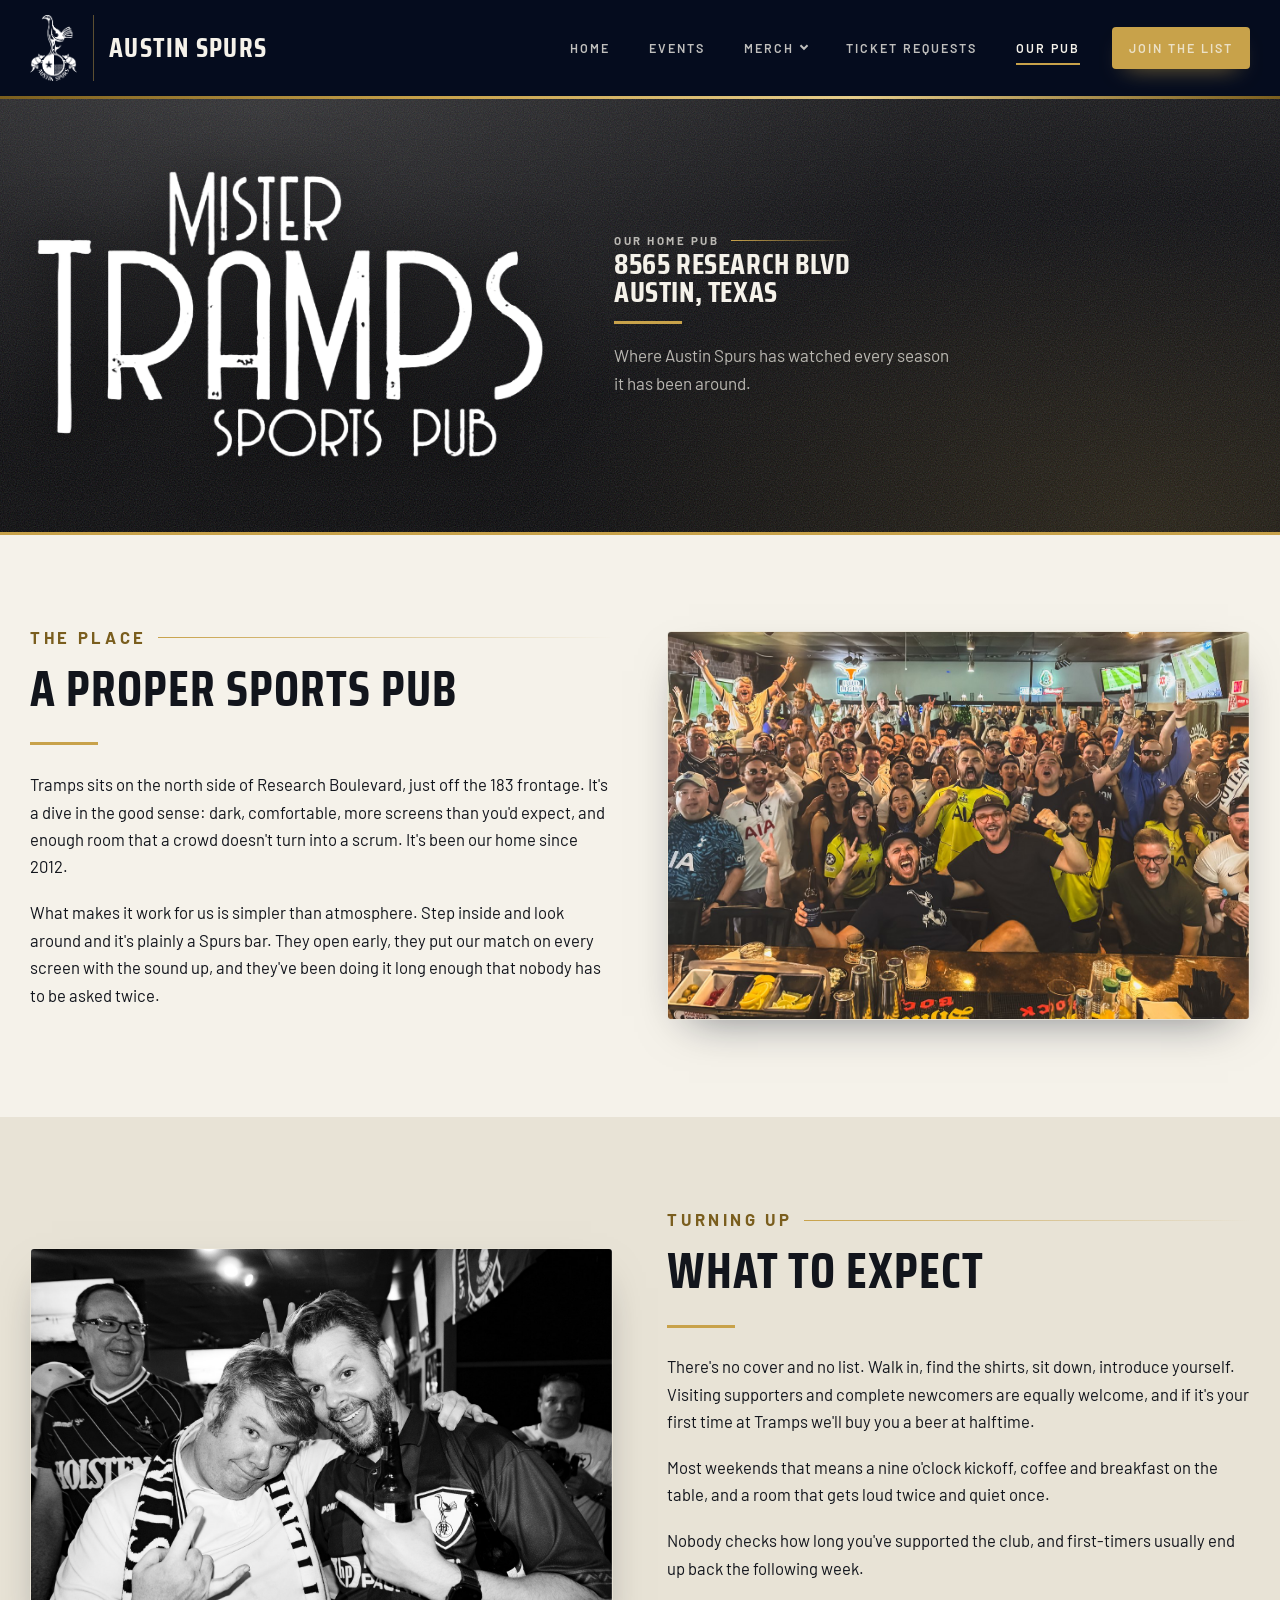
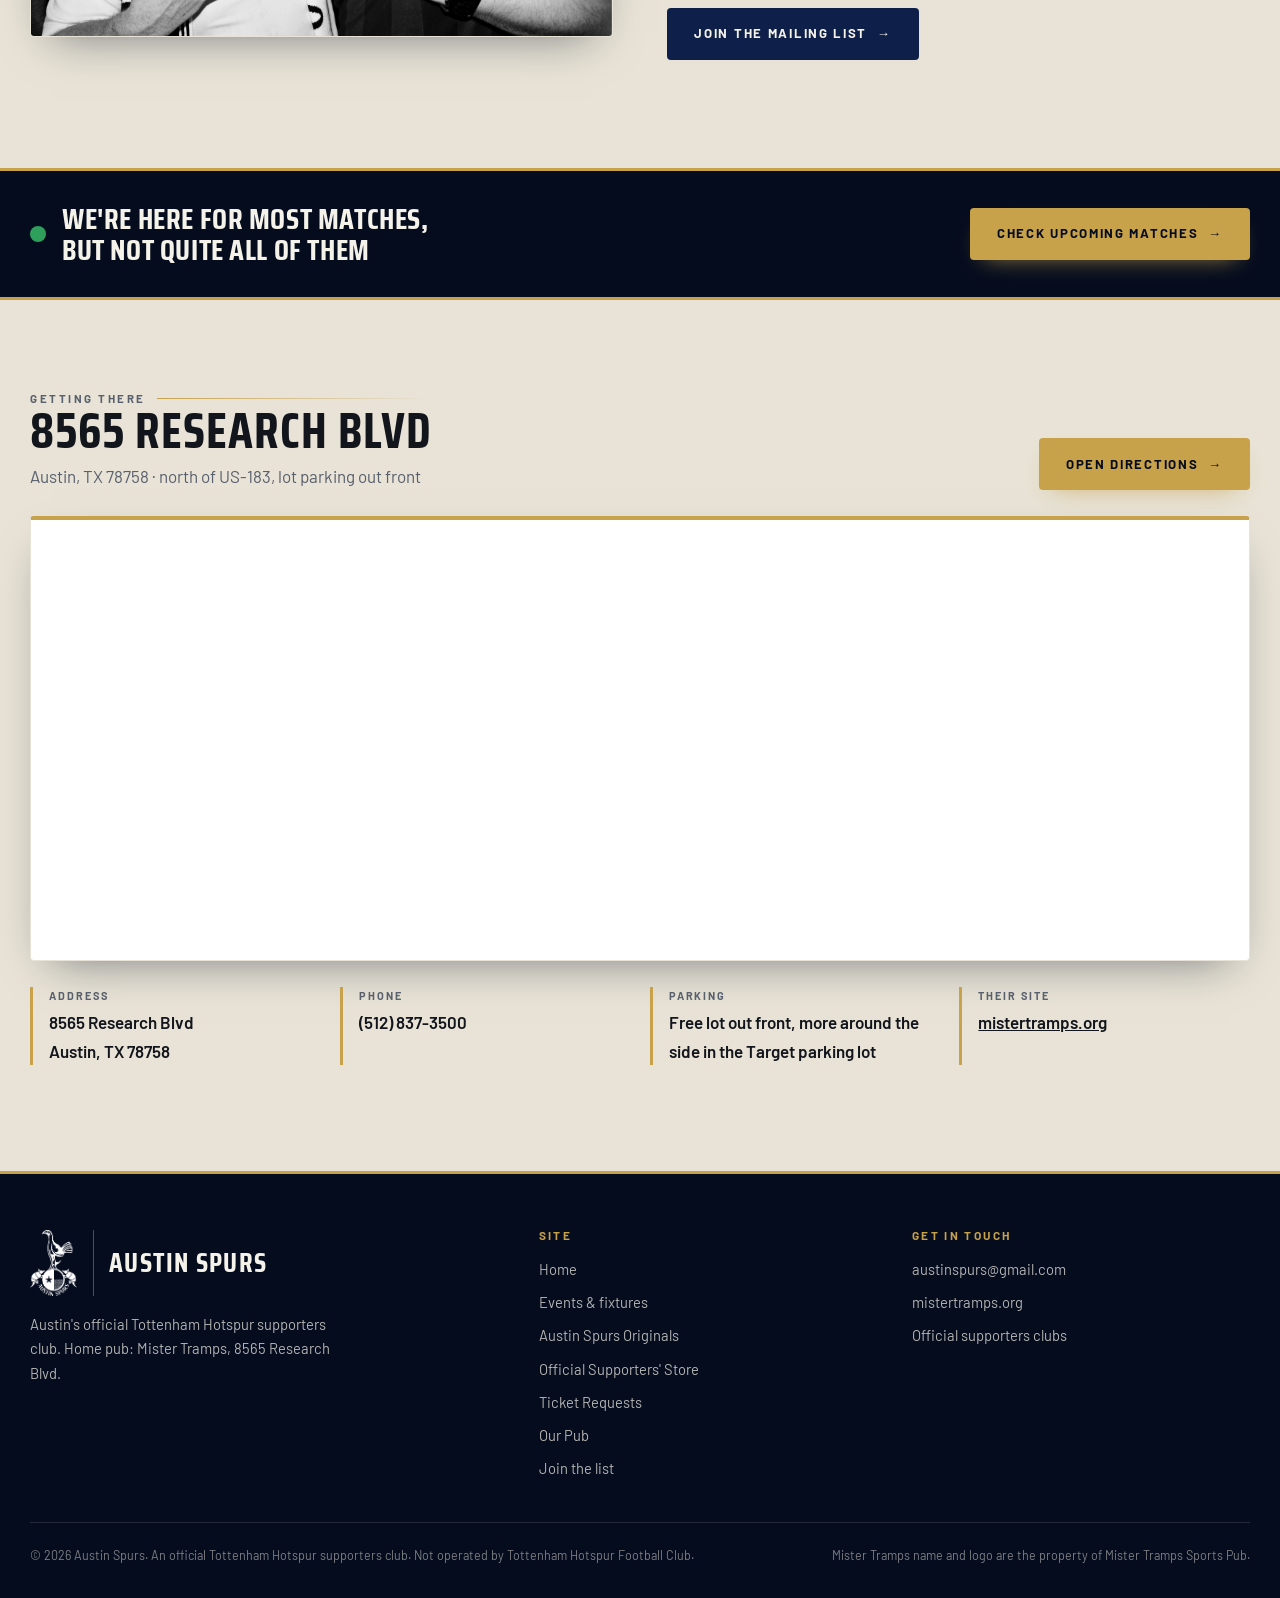
<file: tramps.html>
<!DOCTYPE html>
<html lang="en">
<head>
<meta charset="utf-8">
<meta name="viewport" content="width=device-width, initial-scale=1">
<title>Our Pub — Mister Tramps — Austin Spurs</title>
<meta name="description" content="Mister Tramps Sports Pub on Research Boulevard is the home of Austin Spurs. Directions, parking, and what a matchday is like.">
<link rel="icon" href="assets/img/favicon.png">
<link rel="canonical" href="https://atx-spurs.com/tramps.html">
<meta property="og:type" content="website">
<meta property="og:site_name" content="Austin Spurs">
<meta property="og:title" content="Our Pub — Mister Tramps — Austin Spurs">
<meta property="og:description" content="Mister Tramps Sports Pub on Research Boulevard is the home of Austin Spurs. Directions, parking, and what a matchday is like.">
<meta property="og:url" content="https://atx-spurs.com/tramps.html">
<meta property="og:image" content="https://atx-spurs.com/assets/img/og-image.png">
<meta name="twitter:card" content="summary_large_image">
<meta name="theme-color" content="#050C1E">
<link rel="preconnect" href="https://fonts.googleapis.com">
<link rel="preconnect" href="https://fonts.gstatic.com" crossorigin>
<link href="https://fonts.googleapis.com/css2?family=Saira+Condensed:wght@500;600;700;800&family=Barlow:ital,wght@0,400;0,600;0,700;0,800;1,400&display=swap" rel="stylesheet">
<link rel="stylesheet" href="assets/css/site.css">
</head>
<body>

<a class="skip-link" href="#main">Skip to content</a>

<!-- =========================== HEADER =========================== -->
<header class="site-header">
  <div class="header-inner">
    <a class="brand" href="index.html">
      <img class="brand__mark" src="assets/img/logo.png" alt="Austin Spurs crest" width="47" height="66">
      <span class="brand__text"><span class="brand__name">Austin Spurs</span></span>
    </a>
    <button class="nav-toggle" aria-expanded="false" aria-controls="primary-nav" aria-label="Open menu">
      <span aria-hidden="true"></span><span aria-hidden="true"></span><span aria-hidden="true"></span>
    </button>
    <nav class="site-nav" id="primary-nav" aria-label="Primary">
      <ul>
        <li><a href="index.html">Home</a></li>
        <li><a href="events.html">Events</a></li>
        <li class="nav-menu" data-open="false">
          <button class="nav-menu__btn" type="button" aria-expanded="false" aria-controls="merch-menu">
            Merch <span class="nav-menu__chev" aria-hidden="true"></span>
          </button>
          <ul class="nav-menu__list" id="merch-menu">
            <li><a href="https://swagsta.com/collections/austin-spurs-local-club-designs">Austin Spurs Originals</a></li>
            <li><a href="https://swagsta.com/collections/austin-spurs">Official Supporters' Store</a></li>
          </ul>
        </li>
        <li><a href="ticket-requests.html">Ticket Requests</a></li>
        <li><a href="tramps.html" aria-current="page">Our Pub</a></li>
        <li><a class="btn nav-cta" href="join.html">Join the list</a></li>
      </ul>
    </nav>
  </div>
</header>

<main id="main">

<!-- =========================== BANNER ===========================
     Painted-wall treatment rather than the site's stadium graphics — their
     mark is hand-drawn and distressed, and it needs a surface, not a scene.
     =============================================================== -->
<section class="pub-banner">
  <div class="pub-banner__inner">
    <div class="pub-banner__logo">
      <img src="assets/img/tramps-logo.png" width="1200" height="693"
           alt="Mister Tramps Sports Pub">
    </div>
    <div class="pub-banner__meta">
      <p class="eyebrow eyebrow--light">Our home pub</p>
      <h1>8565 Research Blvd<br>Austin, Texas</h1>
      <div class="rule"></div>
      <p>Where Austin Spurs has watched every season it has been around.</p>
    </div>
  </div>
</section>

<!-- =========================== THE PUB =========================== -->
<section class="section">
  <div class="shell">
    <div class="media-row">
      <div class="media-row__copy prose reveal">
        <p class="eyebrow">The place</p>
        <h2 class="section__title">A Proper Sports Pub</h2>
        <div class="rule"></div>
        <p>
          Tramps sits on the north side of Research Boulevard, just off the 183 frontage.
          It's a dive in the good sense: dark, comfortable, more screens than you'd expect,
          and enough room that a crowd doesn't turn into a scrum. It's been our home
          since 2012.
        </p>
        <p>
          What makes it work for us is simpler than atmosphere. Step inside and look
          around and it's plainly a Spurs bar. They open early, they put our match on
          every screen with the sound up, and they've been doing it long enough that
          nobody has to be asked twice.
        </p>
      </div>
      <figure class="figure reveal" style="margin:0">
        <img src="assets/img/tramps-matchday-room.jpg" width="1600" height="900" loading="lazy"
             alt="A packed room at Mister Tramps on a matchday: dozens of Austin Spurs supporters in Tottenham shirts and scarves crowded behind the bar, arms raised, with the match on screens overhead.">
      </figure>
    </div>
  </div>
</section>

<!-- =========================== A MATCHDAY =========================== -->
<section class="section section--paper">
  <div class="shell">
    <div class="media-row media-row--flip">
      <div class="media-row__copy prose reveal">
        <p class="eyebrow">Turning up</p>
        <h2 class="section__title">What To Expect</h2>
        <div class="rule"></div>
        <p>
          There's no cover and no list. Walk in, find the shirts, sit down, introduce
          yourself. Visiting supporters and complete newcomers are equally welcome, and
          if it's your first time at Tramps we'll buy you a beer at halftime.
        </p>
        <p>
          Most weekends that means a nine o'clock kickoff, coffee and breakfast on the
          table, and a room that gets loud twice and quiet once.
        </p>
        <p>
          Nobody checks how long you've supported the club, and first-timers usually end
          up back the following week.
        </p>
        <p style="margin-top:1.6rem">
          <a class="btn btn--navy" href="join.html">Join the mailing list <span class="arw" aria-hidden="true">&rarr;</span></a>
        </p>
      </div>
      <figure class="figure reveal" style="margin:0">
        <img src="assets/img/tramps-supporters.jpg" width="1600" height="1068" loading="lazy"
             alt="Two Austin Spurs supporters in Tottenham shirts and a scarf, grinning at the camera inside Mister Tramps.">
      </figure>
    </div>
  </div>
</section>

<!-- =========================== BEFORE YOU DRIVE OUT =========================== -->
<section class="check-strip">
  <div class="check-strip__inner">
    <div class="check-strip__text">
      <span class="pulse-dot" aria-hidden="true"></span>
      <strong>We're here for most matches,<br>but not quite all of them</strong>
    </div>
    <a class="btn" href="events.html#fixtures">Check upcoming matches <span class="arw" aria-hidden="true">&rarr;</span></a>
  </div>
</section>

<!-- =========================== GETTING THERE =========================== -->
<section class="section section--paper">
  <div class="shell">
    <div class="address-head">
      <div>
        <p class="eyebrow">Getting there</p>
        <h2 class="section__title" style="margin-bottom:.15em">8565 Research Blvd</h2>
        <p>Austin, TX 78758 &middot; north of US-183, lot parking out front</p>
      </div>
      <a class="btn" href="https://www.google.com/maps/dir/?api=1&destination=8565+Research+Blvd,+Austin,+TX+78758"
         target="_blank" rel="noopener">Open directions <span class="arw" aria-hidden="true">&rarr;</span></a>
    </div>

    <div class="map-frame reveal">
      <iframe
        title="Map to Mister Tramps Sports Pub, 8565 Research Blvd, Austin, TX 78758"
        src="https://maps.google.com/maps?q=8565%20Research%20Blvd%2C%20Austin%2C%20TX%2078758&t=m&z=15&output=embed&iwloc=near"
        loading="lazy" referrerpolicy="no-referrer-when-downgrade" allowfullscreen></iframe>
    </div>

    <dl class="map-facts">
      <div class="map-fact">
        <dt>Address</dt>
        <dd><span id="venue-street">8565 Research Blvd</span><br><span id="venue-city">Austin, TX 78758</span></dd>
      </div>
      <div class="map-fact">
        <dt>Phone</dt>
        <dd id="venue-phone">(512) 837-3500</dd>
      </div>
      <div class="map-fact">
        <dt>Parking</dt>
        <dd>Free lot out front, more around the side in the Target parking lot</dd>
      </div>
      <div class="map-fact">
        <dt>Their site</dt>
        <dd><a href="https://mistertramps.org/" target="_blank" rel="noopener">mistertramps.org</a></dd>
      </div>
    </dl>
  </div>
</section>

</main>

<!-- =========================== FOOTER =========================== -->
<footer class="site-footer">
  <div class="shell">
    <div class="footer-grid">
      <div>
        <a class="brand" href="index.html" style="margin-bottom:1rem">
          <img class="brand__mark" src="assets/img/logo.png" alt="" width="47" height="66">
          <span class="brand__text"><span class="brand__name">Austin Spurs</span></span>
        </a>
        <p style="max-width:38ch">
          Austin's official Tottenham Hotspur supporters club. Home pub:
          Mister Tramps, 8565 Research Blvd.
        </p>
      </div>
      <div>
        <h4>Site</h4>
        <ul>
          <li><a href="index.html">Home</a></li>
          <li><a href="events.html">Events &amp; fixtures</a></li>
          <li><a href="https://swagsta.com/collections/austin-spurs-local-club-designs">Austin Spurs Originals</a></li>
          <li><a href="https://swagsta.com/collections/austin-spurs">Official Supporters' Store</a></li>
          <li><a href="ticket-requests.html">Ticket Requests</a></li>
          <li><a href="tramps.html">Our Pub</a></li>
          <li><a href="join.html">Join the list</a></li>
        </ul>
      </div>
      <div>
        <h4>Get in touch</h4>
        <ul>
          <li><a data-email href="mailto:austinspurs@gmail.com">austinspurs@gmail.com</a></li>
          <li><a href="https://mistertramps.org/" target="_blank" rel="noopener">mistertramps.org</a></li>
          <li><a href="https://www.tottenhamhotspur.com/supporters-clubs" target="_blank" rel="noopener">Official supporters clubs</a></li>
        </ul>
      </div>
    </div>
    <div class="footer-bottom">
      <span>&copy; <span id="year">2026</span> Austin Spurs. An official Tottenham Hotspur supporters club. Not operated by Tottenham Hotspur Football Club.</span>
      <span>Mister Tramps name and logo are the property of Mister Tramps Sports Pub.</span>
    </div>
  </div>
</footer>

<script src="data/site-data.js"></script>
<script src="assets/js/site.js"></script>
</body>
</html>
</file>
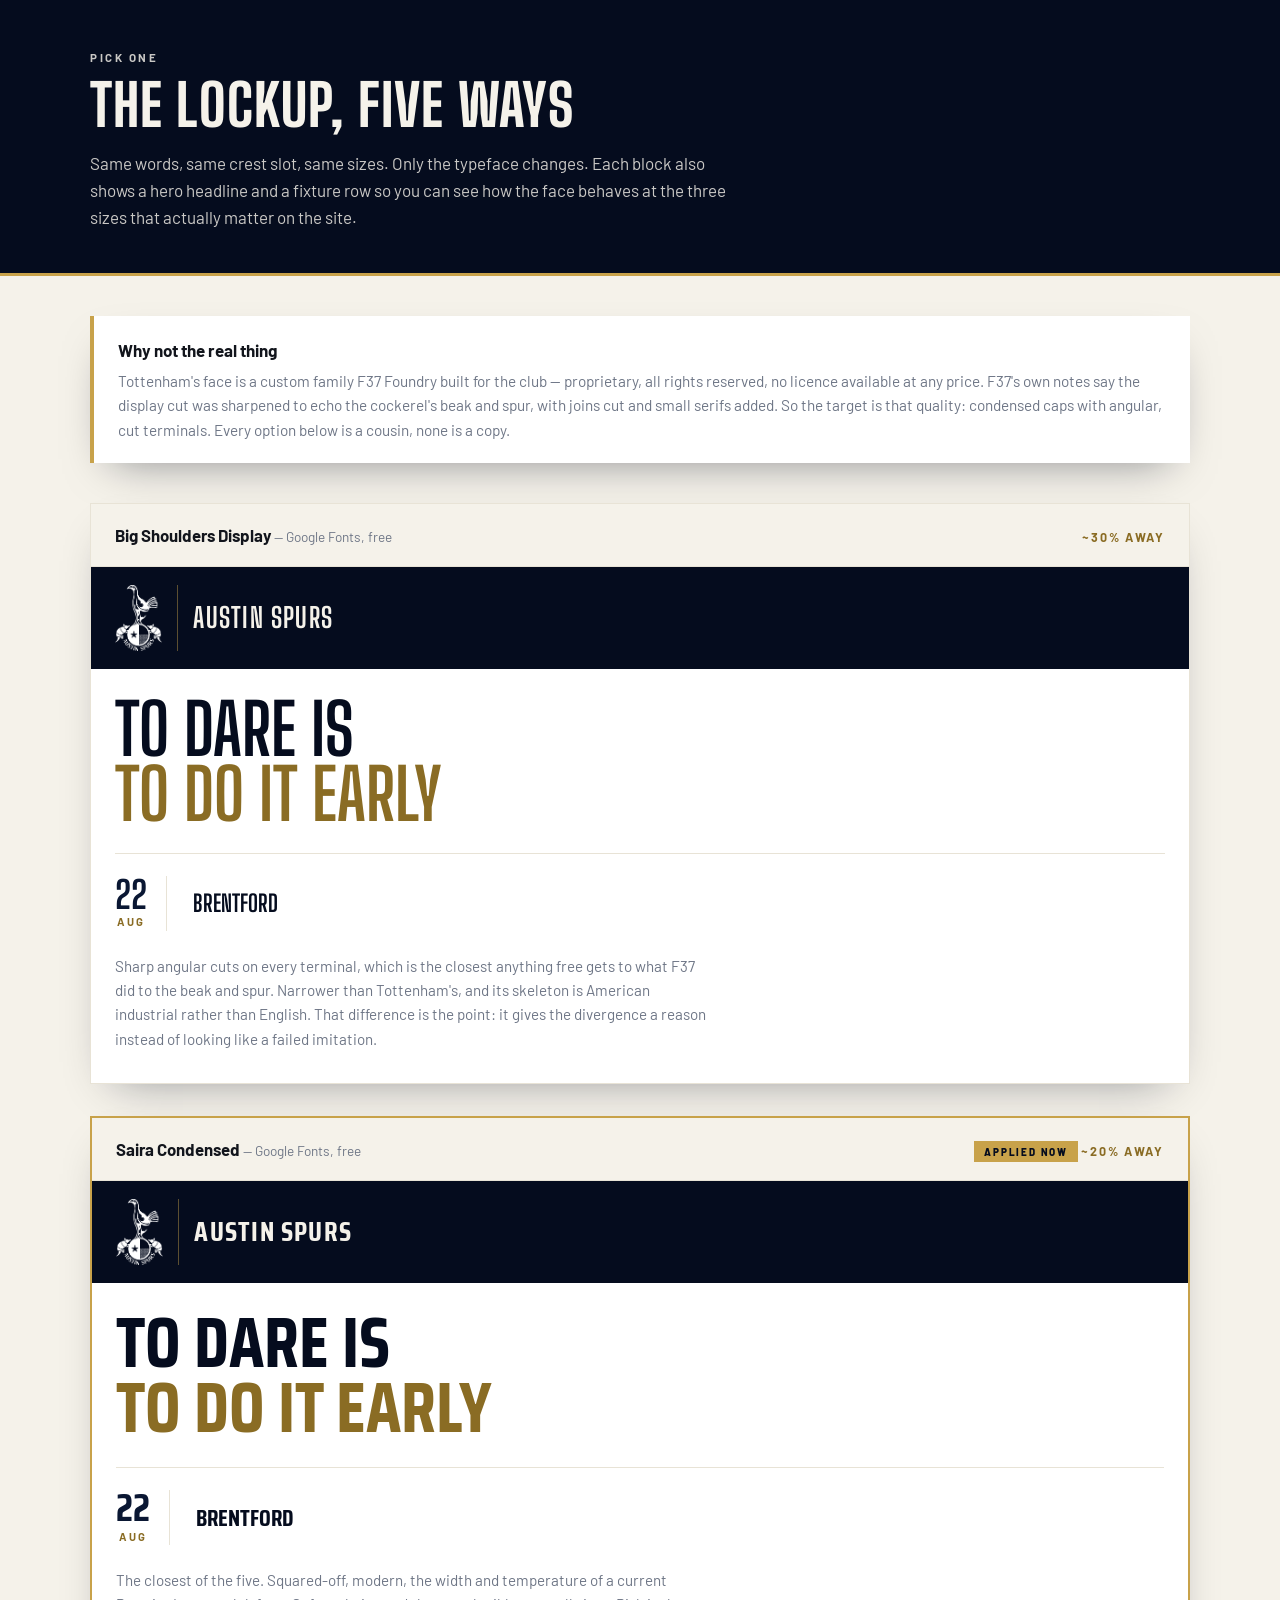
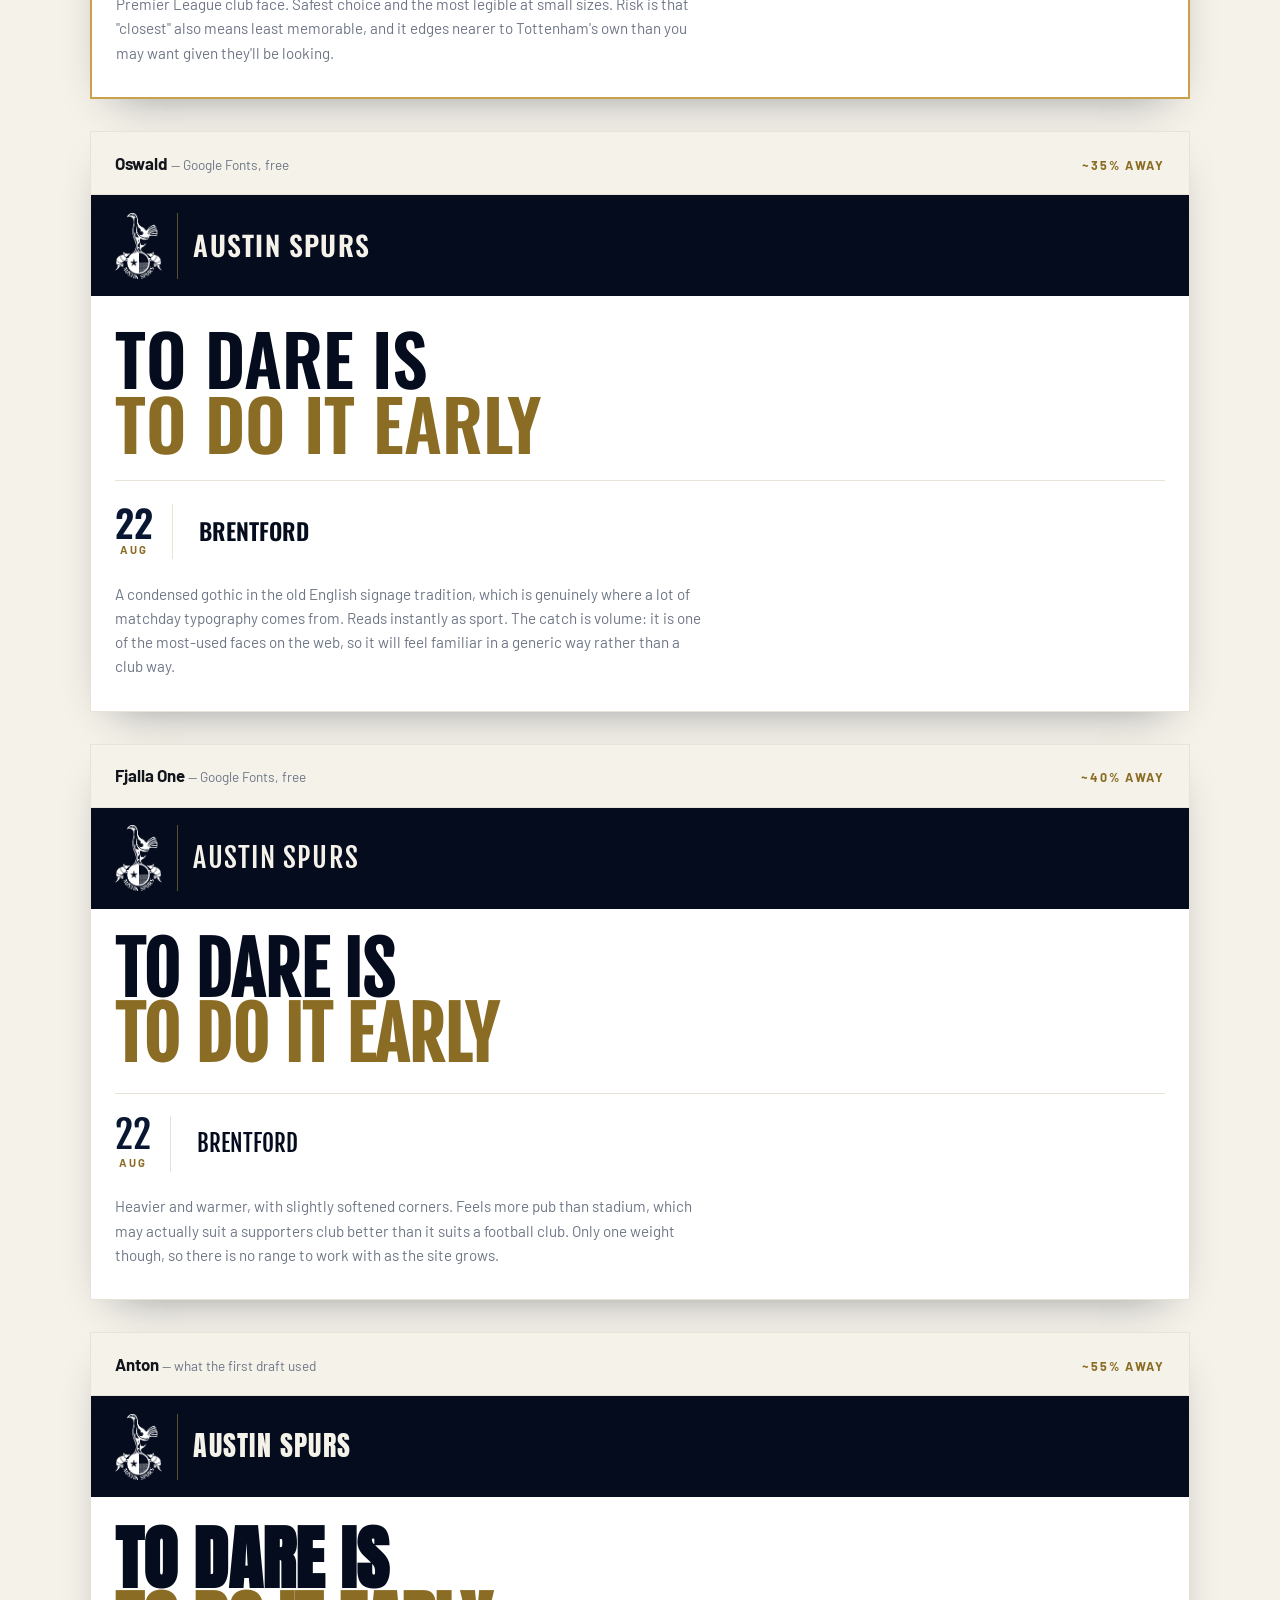
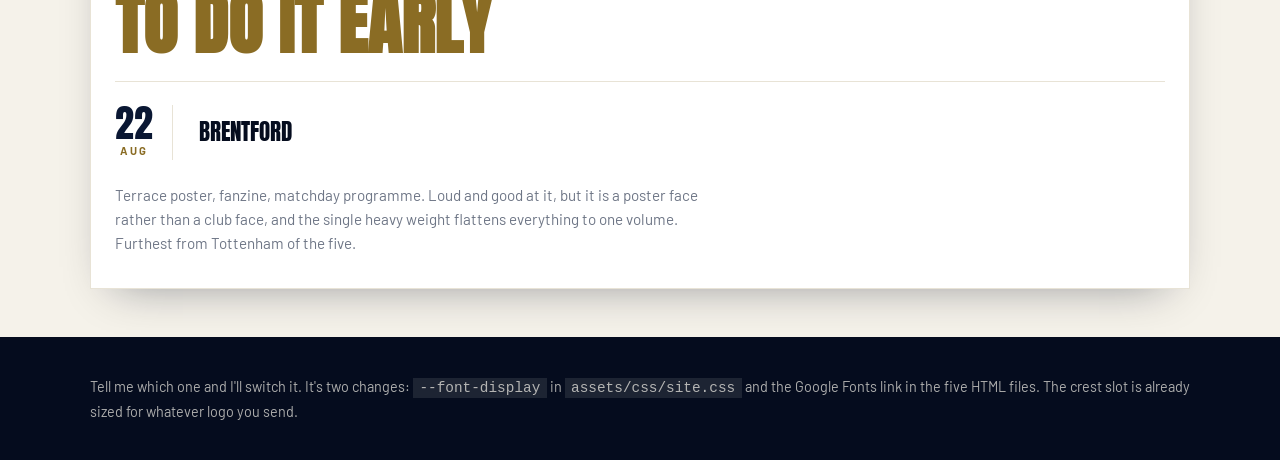
<file: type-options.html>
<!DOCTYPE html>
<html lang="en">
<head>
<meta charset="utf-8">
<meta name="viewport" content="width=device-width, initial-scale=1">
<title>Type options — Austin Spurs</title>
<link rel="preconnect" href="https://fonts.googleapis.com">
<link rel="preconnect" href="https://fonts.gstatic.com" crossorigin>
<link href="https://fonts.googleapis.com/css2?family=Big+Shoulders+Display:wght@500..800&family=Saira+Condensed:wght@600;700;800&family=Oswald:wght@500;600;700&family=Fjalla+One&family=Anton&family=Barlow:wght@400;600;700&display=swap" rel="stylesheet">
<style>
  :root{
    --navy-900:#050C1E; --navy-800:#0A1733; --navy-700:#0E2049; --navy-600:#16305F;
    --brass:#C8A24A; --brass-lt:#E6CD8B; --brass-dk:#8A6C24;
    --bone:#F5F2EA; --bone-2:#E8E3D6; --muted:#6E7686;
  }
  *{box-sizing:border-box}
  body{margin:0;background:var(--bone);color:#12151C;font:17px/1.6 Barlow,system-ui,sans-serif}
  .shell{width:min(1100px,100% - 2.5rem);margin-inline:auto}
  .top{background:var(--navy-900);color:var(--bone);padding:3rem 0 2.6rem;border-bottom:3px solid var(--brass)}
  .top h1{font-family:'Big Shoulders Display',sans-serif;font-weight:800;font-size:clamp(2.2rem,5vw,3.6rem);
          text-transform:uppercase;margin:.2em 0 .3em;line-height:.95;letter-spacing:.015em}
  .top p{max-width:64ch;color:rgba(245,242,234,.82);margin:0}
  .eyebrow{font-size:.72rem;font-weight:700;letter-spacing:.22em;text-transform:uppercase;color:var(--brass-lt);margin:0}

  .note{background:#fff;border-left:4px solid var(--brass);padding:1.3rem 1.5rem;margin:2.5rem 0;
        box-shadow:0 18px 45px -22px rgba(5,12,30,.5)}
  .note b{display:block;margin-bottom:.3rem}
  .note p{margin:0;color:var(--muted);font-size:.96rem}

  /* ---- specimen ---- */
  .spec{background:#fff;border:1px solid var(--bone-2);margin:0 0 2rem;overflow:hidden;
        box-shadow:0 18px 45px -24px rgba(5,12,30,.45)}
  .spec.is-current{border:2px solid var(--brass)}
  .spec__hd{display:flex;justify-content:space-between;align-items:baseline;gap:1rem;flex-wrap:wrap;
            padding:1.1rem 1.5rem;border-bottom:1px solid var(--bone-2);background:var(--bone)}
  .spec__name{font-weight:700;font-size:1.05rem}
  .spec__name span{font-weight:400;color:var(--muted);font-size:.85rem}
  .tagpill{background:var(--brass);color:var(--navy-900);font-size:.62rem;font-weight:800;
           letter-spacing:.18em;text-transform:uppercase;padding:.3rem .65rem}
  .spec__dist{font-size:.78rem;font-weight:700;letter-spacing:.14em;text-transform:uppercase;color:var(--brass-dk)}

  /* header lockup mock */
  .mock-hd{background:var(--navy-900);padding:1.1rem 1.5rem;display:flex;align-items:center;gap:.95rem}
  .mock-hd img{height:66px;width:auto}
  .mock-wm{padding-left:.95rem;border-left:1px solid rgba(200,162,74,.45);align-self:stretch;
           display:flex;align-items:center}
  .mock-wm span{color:var(--bone);text-transform:uppercase;font-size:1.72rem;line-height:.9;letter-spacing:.045em}

  .spec__body{padding:1.8rem 1.5rem 2rem}
  .big{text-transform:uppercase;line-height:.92;font-size:clamp(2.4rem,6.2vw,4.4rem);margin:0 0 .35em;color:var(--navy-900)}
  .big em{font-style:normal;color:var(--brass-dk);display:block}
  .row{display:flex;gap:1.6rem;align-items:center;flex-wrap:wrap;margin-top:1.6rem;
       border-top:1px solid var(--bone-2);padding-top:1.4rem}
  .datebox{text-align:center;border-right:1px solid var(--bone-2);padding-right:1.2rem}
  .datebox .d{font-size:2.35rem;line-height:1;color:var(--navy-800);text-transform:uppercase}
  .datebox .m{font-size:.7rem;font-weight:700;letter-spacing:.16em;text-transform:uppercase;color:var(--brass-dk);font-family:Barlow,sans-serif}
  .opp{font-size:1.45rem;text-transform:uppercase;line-height:1.05;color:var(--navy-900)}
  .why{margin:1.4rem 0 0;color:var(--muted);font-size:.95rem;max-width:66ch}

  .foot{background:var(--navy-900);color:rgba(245,242,234,.7);padding:2.4rem 0;margin-top:3rem;font-size:.9rem}
  .foot code{background:rgba(245,242,234,.1);padding:.12rem .4rem}
</style>
</head>
<body>

<div class="top">
  <div class="shell">
    <p class="eyebrow">Pick one</p>
    <h1>The Lockup, Five Ways</h1>
    <p>
      Same words, same crest slot, same sizes. Only the typeface changes. Each block also
      shows a hero headline and a fixture row so you can see how the face behaves at the
      three sizes that actually matter on the site.
    </p>
  </div>
</div>

<div class="shell">

  <div class="note">
    <b>Why not the real thing</b>
    <p>
      Tottenham's face is a custom family F37 Foundry built for the club — proprietary,
      all rights reserved, no licence available at any price. F37's own notes say the display
      cut was sharpened to echo the cockerel's beak and spur, with joins cut and small serifs
      added. So the target is that quality: condensed caps with angular, cut terminals.
      Every option below is a cousin, none is a copy.
    </p>
  </div>

  <!-- 1 -->
  <section class="spec">
    <div class="spec__hd">
      <div class="spec__name">Big Shoulders Display <span>— Google Fonts, free</span></div>
      <div class="spec__dist">~30% away</div>
    </div>
    <div class="mock-hd">
      <img src="assets/img/logo.png" alt="">
      <span class="mock-wm"><span style="font-family:'Big Shoulders Display';font-weight:700">Austin Spurs</span></span>
    </div>
    <div class="spec__body">
      <h2 class="big" style="font-family:'Big Shoulders Display';font-weight:700">To Dare Is<em>To Do It Early</em></h2>
      <div class="row">
        <div class="datebox"><div class="d" style="font-family:'Big Shoulders Display';font-weight:700">22</div><div class="m">Aug</div></div>
        <div class="opp" style="font-family:'Big Shoulders Display';font-weight:700">Brentford</div>
      </div>
      <p class="why">
        Sharp angular cuts on every terminal, which is the closest anything free gets to what
        F37 did to the beak and spur. Narrower than Tottenham's, and its skeleton is American
        industrial rather than English. That difference is the point: it gives the divergence a
        reason instead of looking like a failed imitation.
      </p>
    </div>
  </section>

  <!-- 2 -->
  <section class="spec is-current">
    <div class="spec__hd">
      <div class="spec__name">Saira Condensed <span>— Google Fonts, free</span></div>
      <div><span class="tagpill">Applied now</span> <span class="spec__dist">~20% away</span></div>
    </div>
    <div class="mock-hd">
      <img src="assets/img/logo.png" alt="">
      <span class="mock-wm"><span style="font-family:'Saira Condensed';font-weight:700">Austin Spurs</span></span>
    </div>
    <div class="spec__body">
      <h2 class="big" style="font-family:'Saira Condensed';font-weight:700">To Dare Is<em>To Do It Early</em></h2>
      <div class="row">
        <div class="datebox"><div class="d" style="font-family:'Saira Condensed';font-weight:700">22</div><div class="m">Aug</div></div>
        <div class="opp" style="font-family:'Saira Condensed';font-weight:700">Brentford</div>
      </div>
      <p class="why">
        The closest of the five. Squared-off, modern, the width and temperature of a current
        Premier League club face. Safest choice and the most legible at small sizes. Risk is
        that "closest" also means least memorable, and it edges nearer to Tottenham's own than
        you may want given they'll be looking.
      </p>
    </div>
  </section>

  <!-- 3 -->
  <section class="spec">
    <div class="spec__hd">
      <div class="spec__name">Oswald <span>— Google Fonts, free</span></div>
      <div class="spec__dist">~35% away</div>
    </div>
    <div class="mock-hd">
      <img src="assets/img/logo.png" alt="">
      <span class="mock-wm"><span style="font-family:Oswald;font-weight:600">Austin Spurs</span></span>
    </div>
    <div class="spec__body">
      <h2 class="big" style="font-family:Oswald;font-weight:600">To Dare Is<em>To Do It Early</em></h2>
      <div class="row">
        <div class="datebox"><div class="d" style="font-family:Oswald;font-weight:600">22</div><div class="m">Aug</div></div>
        <div class="opp" style="font-family:Oswald;font-weight:600">Brentford</div>
      </div>
      <p class="why">
        A condensed gothic in the old English signage tradition, which is genuinely where a lot
        of matchday typography comes from. Reads instantly as sport. The catch is volume: it is
        one of the most-used faces on the web, so it will feel familiar in a generic way rather
        than a club way.
      </p>
    </div>
  </section>

  <!-- 4 -->
  <section class="spec">
    <div class="spec__hd">
      <div class="spec__name">Fjalla One <span>— Google Fonts, free</span></div>
      <div class="spec__dist">~40% away</div>
    </div>
    <div class="mock-hd">
      <img src="assets/img/logo.png" alt="">
      <span class="mock-wm"><span style="font-family:'Fjalla One'">Austin Spurs</span></span>
    </div>
    <div class="spec__body">
      <h2 class="big" style="font-family:'Fjalla One'">To Dare Is<em>To Do It Early</em></h2>
      <div class="row">
        <div class="datebox"><div class="d" style="font-family:'Fjalla One'">22</div><div class="m">Aug</div></div>
        <div class="opp" style="font-family:'Fjalla One'">Brentford</div>
      </div>
      <p class="why">
        Heavier and warmer, with slightly softened corners. Feels more pub than stadium, which
        may actually suit a supporters club better than it suits a football club. Only one
        weight though, so there is no range to work with as the site grows.
      </p>
    </div>
  </section>

  <!-- 5 -->
  <section class="spec">
    <div class="spec__hd">
      <div class="spec__name">Anton <span>— what the first draft used</span></div>
      <div class="spec__dist">~55% away</div>
    </div>
    <div class="mock-hd">
      <img src="assets/img/logo.png" alt="">
      <span class="mock-wm"><span style="font-family:Anton">Austin Spurs</span></span>
    </div>
    <div class="spec__body">
      <h2 class="big" style="font-family:Anton">To Dare Is<em>To Do It Early</em></h2>
      <div class="row">
        <div class="datebox"><div class="d" style="font-family:Anton">22</div><div class="m">Aug</div></div>
        <div class="opp" style="font-family:Anton">Brentford</div>
      </div>
      <p class="why">
        Terrace poster, fanzine, matchday programme. Loud and good at it, but it is a poster
        face rather than a club face, and the single heavy weight flattens everything to one
        volume. Furthest from Tottenham of the five.
      </p>
    </div>
  </section>

</div>

<div class="foot">
  <div class="shell">
    Tell me which one and I'll switch it. It's two changes: <code>--font-display</code> in
    <code>assets/css/site.css</code> and the Google Fonts link in the five HTML files.
    The crest slot is already sized for whatever logo you send.
  </div>
</div>

</body>
</html>
</file>
<file: assets/css/site.css>
/* ==========================================================================
   AUSTIN SPURS — site.css
   Design language: midnight navy + brass, bone paper, condensed poster type.
   Deliberately NOT a clone of tottenhamhotspur.com (they use navy/white/flat).
   Ours adds warm brass, paper texture, and terrace-poster typography.
   ========================================================================== */

/* ---------- Tokens ---------- */
:root {
  --navy-900: #050C1E;
  --navy-800: #0A1733;
  --navy-700: #0E2049;
  --navy-600: #16305F;

  --brass:      #C8A24A;
  --brass-lt:   #E6CD8B;
  --brass-dk:   #7A5E1E;   /* darkened from #8A6C24 to clear 4.5:1 on bone */

  /* Violet, after the club's 2026/27 "Psychic Purple" third kit.
     Used only in the hero gradient — it's an accent with a reason, not a
     third brand colour competing with navy and brass. */
  --violet:     #4B2A7B;
  --violet-lt:  #6E43A8;

  /* Coast to Coast — sampled directly from the Premier League's official
     Tottenham poster so the event sections match the print piece exactly.
     Scoped to the event, deliberately: this is a loud palette and it earns
     its loudness by being temporary. */
  --c2c-navy:   #000A3D;
  --c2c-orange: #F75E09;
  --c2c-red:    #ED5300;
  --c2c-yellow: #F8E906;
  --c2c-amber:  #F7C806;
  --c2c-cream:  #FFFFFF;

  --bone:   #F5F2EA;
  --bone-2: #E8E3D6;
  --ink:    #12151C;
  --muted:  #585F6D;   /* darkened from #6E7686 to clear 4.5:1 on both bone tints */

  --go:    #2FA05C;
  --wait:  #E2A72A;
  --stop:  #C9372E;

  --shell: min(1220px, 100% - 2.5rem);
  --rad: 4px;

  /* ---- Typography -------------------------------------------------------
     Tottenham's own face is F37's custom "TH" family — proprietary, all
     rights reserved, not licensable at any price. Saira Condensed is a
     deliberate cousin: same squared, slightly condensed, upright caps
     temperature, without the beak-and-spur terminal detailing that makes
     theirs theirs. Close enough to feel like the same sport, far enough to
     survive a side-by-side.
     To swap it: change --font-display here AND the Google Fonts <link> in
     the five HTML files. See type-options.html for the alternatives.
     ---------------------------------------------------------------------- */
  --font-display: "Saira Condensed", "Oswald", "Arial Narrow", Impact, sans-serif;
  --font-body: "Barlow", -apple-system, BlinkMacSystemFont, "Segoe UI", sans-serif;
  --display-weight: 700;
  --display-track: .02em;

  --shadow-lift: 0 18px 45px -22px rgba(5, 12, 30, .55);
}

/* ---------- Reset ---------- */
*, *::before, *::after { box-sizing: border-box; }
html { scroll-behavior: smooth; -webkit-text-size-adjust: 100%; }
body {
  margin: 0;
  font-family: var(--font-body);
  font-size: 17px;
  line-height: 1.65;
  color: var(--ink);
  background: var(--bone);
  overflow-x: hidden;
}
img, svg, iframe { max-width: 100%; display: block; }
/* Without this, an <img> with width/height attributes keeps its attribute
   height while max-width shrinks the width — squashing the picture. Any rule
   that sets height on a class (the crest, the hero watermark, the map iframe)
   is more specific and still wins. */
img { height: auto; }
a { color: inherit; }
h1, h2, h3, h4 {
  font-family: var(--font-display);
  font-weight: var(--display-weight);
  line-height: .94;
  letter-spacing: var(--display-track);
  text-transform: uppercase;
  margin: 0 0 .5em;
}
p { margin: 0 0 1.1em; }

/* ---------- Utility ---------- */
.shell { width: var(--shell); margin-inline: auto; }
.eyebrow {
  font-family: var(--font-body);
  font-weight: 700;
  font-size: .72rem;
  letter-spacing: .22em;
  text-transform: uppercase;
  color: var(--brass-dk);
  margin: 0 0 .9rem;
  display: flex;
  align-items: center;
  gap: .7rem;
}
.eyebrow::after {
  content: "";
  flex: 1;
  height: 1px;
  background: linear-gradient(90deg, var(--brass) 0%, transparent 100%);
}
.eyebrow--light { color: var(--brass-lt); }
.on-dark .eyebrow { color: var(--brass-lt); }
.visually-hidden {
  position: absolute; width: 1px; height: 1px;
  overflow: hidden; clip: rect(0 0 0 0); white-space: nowrap;
}

/* ---------- Focus & skip link (a11y) ---------- */
.skip-link {
  position: absolute; left: 1rem; top: -100px; z-index: 200;
  background: var(--brass); color: var(--navy-900);
  padding: .8rem 1.3rem; font-weight: 700; text-decoration: none;
  letter-spacing: .1em; text-transform: uppercase; font-size: .8rem;
  transition: top .18s ease;
}
.skip-link:focus { top: 1rem; }

/* Every interactive element gets the same visible ring, not just buttons */
a:focus-visible, button:focus-visible, [tabindex]:focus-visible {
  outline: 3px solid var(--brass-lt);
  outline-offset: 3px;
  border-radius: 2px;
}
.site-nav a:focus-visible { outline-offset: -2px; }

/* ---------- Buttons ---------- */
.btn {
  --btn-bg: var(--brass);
  --btn-fg: var(--navy-900);
  display: inline-flex;
  align-items: center;
  gap: .6rem;
  padding: .95rem 1.7rem;
  background: var(--btn-bg);
  color: var(--btn-fg);
  font-weight: 700;
  font-size: .82rem;
  letter-spacing: .13em;
  text-transform: uppercase;
  text-decoration: none;
  border: 0;
  border-radius: var(--rad);
  cursor: pointer;
  transition: transform .18s ease, box-shadow .18s ease, background .18s ease;
  box-shadow: 0 10px 24px -14px rgba(200, 162, 74, .9);
}
.btn:hover { transform: translateY(-2px); box-shadow: 0 16px 30px -14px rgba(200, 162, 74, .95); }
.btn:focus-visible { outline: 3px solid var(--brass-lt); outline-offset: 3px; }
.btn .arw { transition: transform .18s ease; }
.btn:hover .arw { transform: translateX(4px); }

/* Secondary action on a dark background. Solid, not outlined — an outlined
   button next to a filled one reads as disabled to a lot of people. */
.btn--ghost {
  --btn-bg: rgba(5, 12, 30, .72);
  --btn-fg: var(--bone);
  border: 1px solid rgba(230, 205, 139, .38);
  box-shadow: none;
  backdrop-filter: blur(3px);
}
.btn--ghost:hover { --btn-bg: rgba(5, 12, 30, .92); border-color: rgba(230, 205, 139, .7); box-shadow: none; }
.btn--navy { --btn-bg: var(--navy-700); --btn-fg: var(--bone); box-shadow: none; }
.btn--navy:hover { --btn-bg: var(--navy-600); }

/* ==========================================================================
   HEADER  (identical markup on every page)
   ========================================================================== */
.site-header {
  position: sticky;
  top: 0;
  z-index: 60;
  background: var(--navy-900);
  border-bottom: 1px solid rgba(200, 162, 74, .28);
}
.site-header::after {
  content: "";
  position: absolute; left: 0; right: 0; bottom: -3px; height: 3px;
  background: linear-gradient(90deg, var(--brass-dk), var(--brass), var(--brass-lt), var(--brass-dk));
}
.header-inner {
  width: var(--shell);
  margin-inline: auto;
  display: flex;
  align-items: center;
  justify-content: space-between;
  gap: 1.5rem;
  min-height: 96px;
}

/* ---- Lockup: crest + AUSTIN SPURS ----------------------------------------
   The mark sits in a fixed square box, so any logo file drops in without
   shifting the wordmark. A hairline brass rule separates the two, the way
   club lockups usually handle a crest-plus-name arrangement.
   -------------------------------------------------------------------------- */
.brand { display: flex; align-items: center; gap: 1rem; text-decoration: none; }
/* The crest is portrait (405x569), so it's sized by height and left to find
   its own width. Swapping in a squarer mark needs no CSS change. */
.brand__mark {
  height: 66px; width: auto; flex: none;
  object-fit: contain;
}
.brand__text {
  display: flex; align-items: center;
  padding-left: .95rem;
  border-left: 1px solid rgba(200, 162, 74, .45);
  align-self: stretch;
}
.brand__name {
  font-family: var(--font-display);
  font-weight: 700;
  font-size: 1.72rem;
  line-height: .9;
  color: var(--bone);
  letter-spacing: .045em;
  text-transform: uppercase;
  white-space: nowrap;
  transition: color .18s ease;
}
.brand:hover .brand__name { color: var(--brass-lt); }

@media (max-width: 560px) {
  .brand__mark { height: 48px; }
  .brand__name { font-size: 1.3rem; }
  .brand__text { padding-left: .75rem; }
  .brand { gap: .75rem; }
}

.site-nav ul {
  list-style: none;
  display: flex;
  align-items: center;
  gap: .35rem;
  margin: 0; padding: 0;
}
.site-nav a {
  display: block;
  padding: .7rem 1.05rem;
  font-weight: 600;
  font-size: .78rem;
  letter-spacing: .16em;
  text-transform: uppercase;
  color: rgba(245, 242, 234, .78);
  text-decoration: none;
  border-radius: var(--rad);
  position: relative;
  transition: color .16s ease;
}
.site-nav a::after {
  content: "";
  position: absolute; left: 1.05rem; right: 1.05rem; bottom: .3rem;
  height: 2px; background: var(--brass);
  transform: scaleX(0); transform-origin: left;
  transition: transform .22s ease;
}
.site-nav a:hover { color: var(--bone); }
.site-nav a:hover::after { transform: scaleX(1); }
.site-nav a[aria-current="page"] { color: var(--bone); }
.site-nav a[aria-current="page"]::after { transform: scaleX(1); }

/* ---- Merch dropdown -------------------------------------------------------
   The trigger is a <button>, not a link: it opens the menu and goes nowhere,
   so there is no destination to put in an href. It has to be pixel-identical
   to .site-nav a or it reads as a different kind of thing sitting in the row,
   hence the repeated padding, size and tracking below rather than a shared
   class — the anchor rule can't be widened to cover a button without dragging
   button UA styles into every nav link.
   -------------------------------------------------------------------------- */
.nav-menu { position: relative; }
.nav-menu__btn {
  display: flex; align-items: center; gap: .45rem;
  padding: .7rem 1.05rem;
  /* Named explicitly rather than `inherit`. A button doesn't take the page
     font by default, and inheriting it through the list only works while
     nothing in between resets it — naming the token removes that dependency. */
  font-family: var(--font-body);
  font-weight: 600;
  font-size: .78rem;
  letter-spacing: .16em;
  text-transform: uppercase;
  color: rgba(245, 242, 234, .78);
  background: none;
  border: 0;
  border-radius: var(--rad);
  cursor: pointer;
  position: relative;
  transition: color .16s ease;
}
.nav-menu__btn::after {
  content: "";
  position: absolute; left: 1.05rem; right: 1.05rem; bottom: .3rem;
  height: 2px; background: var(--brass);
  transform: scaleX(0); transform-origin: left;
  transition: transform .22s ease;
}
.nav-menu__btn:focus-visible { outline-offset: -2px; }
.nav-menu[data-open="true"] > .nav-menu__btn { color: var(--bone); }
.nav-menu[data-open="true"] > .nav-menu__btn::after { transform: scaleX(1); }

/* Chevron drawn from two borders — no extra SVG, and it inherits the text
   colour, so it follows the link's hover state for free. */
.nav-menu__chev {
  width: 6px; height: 6px;
  border-right: 2px solid currentColor;
  border-bottom: 2px solid currentColor;
  transform: translateY(-2px) rotate(45deg);
  transition: transform .22s ease;
}
.nav-menu[data-open="true"] .nav-menu__chev { transform: translateY(1px) rotate(-135deg); }

/* Scoped as `.site-nav .nav-menu__list`, and the extra class is the whole
   point. `.site-nav ul` already matches this nested list and carries
   `display: flex` — at (0,1,1) it outranks a lone `.nav-menu__list` at
   (0,1,0), so a plain class rule here loses silently and the two links sit
   side by side in a row. Padding and margin were being lost the same way. */
.site-nav .nav-menu__list {
  list-style: none;
  display: block;
  align-items: initial;
  gap: 0;
  margin: 0;
  padding: .35rem;
  position: absolute; top: calc(100% + .3rem); left: 0;
  min-width: 100%;
  background: var(--navy-800);
  border: 1px solid rgba(200, 162, 74, .28);
  border-top: 3px solid var(--brass);
  border-radius: var(--rad);
  box-shadow: 0 18px 38px rgba(5, 12, 30, .5);
  z-index: 70;
  /* visibility rather than display so the panel can animate, and so it stays
     out of the tab order while closed */
  opacity: 0; visibility: hidden;
  transform: translateY(-6px);
  transition: opacity .18s ease, transform .18s ease, visibility .18s;
}
.site-nav .nav-menu[data-open="true"] > .nav-menu__list {
  opacity: 1; visibility: visible; transform: none;
}
.site-nav .nav-menu__list li { display: block; }
.nav-menu__list a {
  white-space: nowrap;
  padding: .7rem .9rem .75rem;
  font-size: .72rem;
  letter-spacing: .1em;   /* nav tracking would run these two labels very wide */
}
/* Same sliding brass rule as the top row, not a filled background. A block of
   colour behind the text was too heavy for a small panel and read as a
   selected state rather than a hover. */
.nav-menu__list a::after { left: .9rem; right: .9rem; bottom: .35rem; }
.nav-menu__list a:hover { background: none; color: var(--bone); }

/* Hover to open, pointer devices on the wide layout only. Below 900px the
   panel is inline in the burger sheet, where hover means nothing. */
@media (hover: hover) and (min-width: 901px) {
  .site-nav .nav-menu:hover > .nav-menu__list { opacity: 1; visibility: visible; transform: none; }
  .nav-menu:hover > .nav-menu__btn { color: var(--bone); }
  .nav-menu:hover > .nav-menu__btn::after { transform: scaleX(1); }
  .nav-menu:hover .nav-menu__chev { transform: translateY(1px) rotate(-135deg); }
}

.nav-cta { margin-left: .6rem; padding: .7rem 1.2rem; font-size: .74rem; }

.nav-toggle {
  display: none;
  background: none; border: 1px solid rgba(245, 242, 234, .3);
  border-radius: var(--rad);
  padding: .55rem .7rem; cursor: pointer;
}
.nav-toggle span { display: block; width: 22px; height: 2px; background: var(--bone); margin: 4px 0; transition: .2s; }

@media (max-width: 900px) {
  .header-inner { min-height: 72px; }
  .nav-toggle { display: block; }
  .site-nav {
    position: absolute; top: 100%; left: 0; right: 0;
    background: var(--navy-900);
    border-bottom: 3px solid var(--brass);
    max-height: 0; overflow: hidden;
    transition: max-height .28s ease;
  }
  /* 400px was sized for five rows. The two merch sub-items push the sheet past
     that, and max-height clips silently rather than erroring — the bottom of
     the menu just vanishes. Raised with room to spare. */
  .site-nav[data-open="true"] { max-height: 620px; }
  .site-nav ul { flex-direction: column; align-items: stretch; padding: .6rem 1.25rem 1.25rem; gap: 0; }
  .site-nav a { padding: .95rem .2rem; border-bottom: 1px solid rgba(245, 242, 234, .1); }
  .site-nav a::after { left: .2rem; right: auto; width: 26px; }
  /* The rule above puts a hairline under every nav link, which is right for a
     list of links and wrong under a brass button — it reads as a stray
     underline hanging off the CTA. */
  .nav-cta { margin: 1rem .2rem 0; justify-content: center; border-bottom: 0; }

  /* In the burger sheet the panel is inline and indented, not floating, and
     it starts open — the sheet is already a vertical list, so hiding two
     links behind a second tap buys nothing. */
  .nav-menu { position: static; }
  .nav-menu__btn {
    width: 100%;
    justify-content: space-between;
    padding: .95rem .2rem;
    border-bottom: 1px solid rgba(245, 242, 234, .1);
  }
  .nav-menu__btn::after { left: .2rem; right: auto; width: 26px; }
  .site-nav .nav-menu__list {
    position: static;
    min-width: 0;
    padding: 0 0 0 1rem;
    background: none;
    border: 0;
    border-radius: 0;
    box-shadow: none;
    opacity: 1; visibility: visible; transform: none;
    max-height: 0; overflow: hidden;
    transition: max-height .24s ease;
  }
  .site-nav .nav-menu[data-open="true"] > .nav-menu__list { max-height: 220px; }
  /* No separator hairlines on the two sub-items. They're a pair sitting under
     one parent, and ruling them off made them look like two more top-level
     entries rather than a set belonging to Merch. The indent already says it. */
  .nav-menu__list a {
    padding: .78rem .2rem;
    font-size: .74rem;
    color: rgba(245, 242, 234, .66);
    border-bottom: 0;
  }
  .nav-menu__list a::after { left: .2rem; right: auto; width: 26px; bottom: .25rem; }
  .nav-menu__list a:hover { background: none; }
}

/* ==========================================================================
   HERO — parallax
   ========================================================================== */
/* Four planes, each moving at its own rate on scroll:
   gradient (fixed) < crest (0.18) < halftone (0.42) < hairlines (0.62)
   The spread between them is what stops a flat gradient reading as flat. */
.hero {
  position: relative;
  /* Cut 25% on Joe's call (16 Sep 2026), from clamp(560px, 86vh, 820px), to
     bring the ticket requests band below it up the page. The parallax travel
     in site.js was cut by the same 25% in the same pass: the crest's overhang
     budget scales with hero height but the travel is fixed pixels, so
     shortening the hero alone would have slid the crest's top edge into frame
     on a shallow viewport. Change one, change the other. */
  min-height: clamp(420px, 64.5vh, 615px);
  display: grid;
  align-items: center;
  overflow: hidden;
  isolation: isolate;
  background:
    radial-gradient(120% 90% at 78% 30%, rgba(110,67,168,.55) 0%, transparent 62%),
    linear-gradient(168deg, var(--navy-900) 0%, #12183F 38%, var(--violet) 78%, #5A3390 100%);
}
/* The layers travel up to ~440px on scroll plus pointer drift, so the stage is
   oversized well beyond the hero. This slack is what keeps their edges outside
   the frame the whole way. */
/* Slack reduced from -45% -14%: travel is much shorter now, and the horizontal
   drift is gone entirely, so the layers no longer need that much room to move
   without their edges sliding into frame. */
.hero__stage {
  position: absolute; inset: -34% -8%;
  z-index: 0;
  pointer-events: none;
}
.hero__layer { will-change: transform; position: absolute; inset: 0; }

/* Height is a percentage of .hero__stage, not the hero — and the stage is
   ~168% of hero height. So 76% here puts the crest at roughly 1.28x the hero,
   cropped about 14% top and bottom.

   That number went DOWN from 104% to make the crest MORE readable, which reads
   backwards until you do the arithmetic: at 104% the crest stood at nearly
   twice the hero's height, so all you ever saw was a fragment of a much larger
   shape. Smaller crest, more of the mark in frame.

   14% overhang is also the travel budget. The crest can move ±110px on an
   800px hero before an edge shows, and the parallax uses ~93px of that. If you
   increase SCROLL_TRAVEL or POINTER_TRAVEL in site.js, shrink this number to
   match or the top edge will slide into view mid-scroll. */
.hero__crest {
  height: 76%;
  width: auto;
  /* Sits inside the right edge rather than bleeding past it. At -1% about 122px
     of the crest's width was being cut off, and losing a fifth of the mark
     sideways on top of the vertical crop is what made it read as an abstract
     shape instead of a cockerel. The vertical crop alone does the "never quite
     whole" job. */
  top: 50%; left: auto; right: 4%;
  transform-origin: center;
  translate: 0 -50%;
  opacity: .26;
  filter: drop-shadow(0 0 60px rgba(230,205,139,.25));
}

/* ---- Mobile hero ------------------------------------------------------
   On a short viewport the desktop numbers only just cleared — about 50px of
   margin — and mobile browsers change innerHeight when the URL bar collapses,
   which eats exactly that kind of margin and lets the bottom of the crest
   slide into frame. Rather than tune the margin, mobile gets its own
   treatment: far more overfill, the crest pushed further off-frame so it
   reads as a deliberate crop, and much less travel (see SCROLL_TRAVEL in
   site.js, which also drops on narrow screens).
   ----------------------------------------------------------------------- */
@media (max-width: 760px) {
  .hero__stage { inset: -40% -14%; }
  .hero__crest {
    height: 72%;
    right: -6%;
    opacity: .2;
  }
  /* Vertical hairlines are noise at this width and can't be perceived moving. */
  .hero__rules { display: none; }
  .hero__dots { opacity: .1; }
}

/* Halftone screen — rhymes with the halftone quarter inside the crest itself */
.hero__dots {
  background-image: radial-gradient(rgba(245,242,234,.5) 1px, transparent 1px);
  background-size: 13px 13px;
  opacity: .13;
  mask-image: radial-gradient(120% 100% at 70% 40%, #000 15%, transparent 72%);
}

/* Terrace hairlines */
.hero__rules {
  background-image: repeating-linear-gradient(90deg,
    rgba(200,162,74,.16) 0 1px, transparent 1px 132px);
  mask-image: linear-gradient(180deg, transparent 0%, #000 45%, transparent 100%);
  opacity: .8;
}

.hero__scrim {
  position: absolute; inset: 0; z-index: 1;
  background:
    linear-gradient(94deg, rgba(5,12,30,.9) 0%, rgba(5,12,30,.62) 42%, rgba(5,12,30,.1) 78%),
    linear-gradient(180deg, rgba(5,12,30,.5) 0%, transparent 30%, rgba(5,12,30,.45) 100%);
}
.hero__grain {
  position: absolute; inset: 0; z-index: 2; opacity: .16; pointer-events: none;
  background-image: url("data:image/svg+xml,%3Csvg xmlns='http://www.w3.org/2000/svg' width='140' height='140'%3E%3Cfilter id='n'%3E%3CfeTurbulence type='fractalNoise' baseFrequency='.9' numOctaves='3'/%3E%3C/filter%3E%3Crect width='140' height='140' filter='url(%23n)' opacity='.55'/%3E%3C/svg%3E");
}
.hero__content {
  position: relative; z-index: 3;
  width: var(--shell);
  margin-inline: auto;
  /* Was 5rem. The hero is content-driven at mid widths, so min-height alone
     could not shorten it there — at 1280x800 the clamp sat at 516px while the
     content needed 756px. This padding plus the title size below are what
     actually deliver the 25% cut. Measured: 26% off at 1280x800, 23% at
     400x700, 25% at 768x900, 1440x900 and 1920x1080. */
  padding: 1.7rem 0;
  color: var(--bone);
  max-width: none;
}
.hero__inner { max-width: 680px; }

/* One sentence, three sizes. The scale shift is what gives the headline
   somewhere to go without adding more words. */
.hero__title {
  /* Down from clamp(2.7rem, 6.6vw, 5.1rem) as part of the 25% hero cut. The
     title is two lines plus the lead-in, so it is the single biggest block in
     the hero and spacing alone could not get there. */
  font-size: clamp(2.35rem, 5.5vw, 4.25rem);
  color: var(--bone);
  margin-bottom: .25em;
  text-shadow: 0 6px 40px rgba(5, 12, 30, .55);
}
.hero__title .lead-in {
  display: block;
  font-size: .42em;
  letter-spacing: .12em;
  color: var(--brass-lt);
  margin-bottom: .25em;     /* was .35em, part of the hero cut */
}
.hero__title em { font-style: normal; display: block; }

.hero__blurb {
  font-size: clamp(1.04rem, 1.5vw, 1.2rem);
  color: rgba(245, 242, 234, .9);
  max-width: 50ch;
  margin-bottom: 1.25rem;   /* was 2rem, part of the hero cut */
}
.hero__actions { display: flex; flex-wrap: wrap; gap: .8rem; align-items: center; }

/* Both hero buttons behave identically on hover — same lift, same violet
   haze. Different hover states on two adjacent buttons reads as a bug. */
.hero__actions .btn {
  box-shadow: 0 10px 24px -16px rgba(110, 67, 168, .8);
}
.hero__actions .btn:hover {
  transform: translateY(-2px);
  box-shadow:
    0 16px 38px -12px rgba(110, 67, 168, .95),
    0 0 0 1px rgba(230, 205, 139, .45);
}
.hero__actions .btn--ghost:hover { --btn-bg: rgba(35, 16, 62, .82); border-color: rgba(230, 205, 139, .55); }

/* Compact page banner heroes (Events / Tramps) */
.page-hero {
  position: relative;
  background: var(--navy-800);
  color: var(--bone);
  overflow: hidden;
  isolation: isolate;
}
.page-hero__art { position: absolute; inset: 0; z-index: 0; }
.page-hero__art svg { width: 100%; height: 100%; object-fit: cover; }
.page-hero::before {
  content: ""; position: absolute; inset: 0; z-index: 1;
  background: linear-gradient(100deg, rgba(5,12,30,.94) 0%, rgba(5,12,30,.72) 45%, rgba(5,12,30,.35) 100%);
}
.page-hero__content {
  position: relative; z-index: 2;
  width: var(--shell); margin-inline: auto;
  padding: 4.5rem 0 4rem;
}
/* Photo variant. The base scrim was tuned for the flat navy art layer; over a
   crowd shot the right-hand end of the headline was landing on bright faces at
   about 2.8:1. Deepened stops take it to ~3.5:1, which clears the large-text
   threshold, and the photo still reads through at 68%. Scoped to this page so
   the other heroes keep the lighter wash. */
.page-hero--photo::before {
  background:
    linear-gradient(100deg, rgba(5, 12, 30, .96) 0%, rgba(5, 12, 30, .86) 42%, rgba(5, 12, 30, .68) 100%),
    linear-gradient(0deg, rgba(5, 12, 30, .4) 0%, rgba(5, 12, 30, .12) 100%);
}

.page-hero__title { font-size: clamp(2.5rem, 6vw, 4.6rem); color: var(--bone); }
.page-hero__lede { max-width: 56ch; color: rgba(245,242,234,.85); margin-bottom: 0; }

/* ==========================================================================
   PUB BANNER (Mister Tramps)
   Their logo is hand-drawn, distressed, white-on-black — a painted bar sign,
   not a stadium graphic. So this band is a dark painted wall with grain and a
   vignette rather than the navy-and-floodlights treatment used elsewhere.
   ========================================================================== */
.pub-banner {
  position: relative;
  background: #0E0E11;
  border-bottom: 3px solid var(--brass);
  overflow: hidden;
  isolation: isolate;
}
/* Uneven light on a dark wall. No fine repeating stripe here on purpose —
   at a small period it moirés against the logo's own distress texture. The
   depth comes from broad gradients plus grain instead. */
.pub-banner::before {
  content: "";
  position: absolute; inset: 0; z-index: 0;
  background:
    radial-gradient(90% 130% at 20% 4%,  rgba(255,255,255,.10) 0%, transparent 58%),
    radial-gradient(75% 110% at 90% 96%, rgba(200,162,74,.14) 0%, transparent 62%),
    linear-gradient(178deg, rgba(255,255,255,.05) 0%, transparent 30%, rgba(0,0,0,.4) 100%);
}
.pub-banner::after {           /* grain */
  content: "";
  position: absolute; inset: 0; z-index: 1; opacity: .3; pointer-events: none;
  background-image: url("data:image/svg+xml,%3Csvg xmlns='http://www.w3.org/2000/svg' width='140' height='140'%3E%3Cfilter id='n'%3E%3CfeTurbulence type='fractalNoise' baseFrequency='.85' numOctaves='3'/%3E%3C/filter%3E%3Crect width='140' height='140' filter='url(%23n)' opacity='.6'/%3E%3C/svg%3E");
}
.pub-banner__inner {
  position: relative; z-index: 2;
  width: var(--shell); margin-inline: auto;
  padding: clamp(2.6rem, 6vw, 4.2rem) 0;
  display: flex; align-items: center; gap: clamp(1.6rem, 5vw, 4rem);
  flex-wrap: wrap;
}
.pub-banner__logo {
  flex: 1 1 380px;
  max-width: 520px;
  filter: drop-shadow(0 6px 30px rgba(0,0,0,.8));
}
.pub-banner__logo img { width: 100%; height: auto; }
.pub-banner__meta { flex: 1 1 260px; color: var(--bone); }
.pub-banner__meta h1 {
  font-size: clamp(1.3rem, 2.4vw, 1.85rem);
  color: var(--bone); margin-bottom: .5em;
}
.pub-banner__meta p { color: rgba(245,242,234,.72); margin: 0; max-width: 34ch; }
.pub-banner__meta .rule { margin-bottom: 1.1rem; }

/* Photo + copy rows */
.media-row { display: grid; gap: clamp(1.8rem, 5vw, 3.4rem); grid-template-columns: 1fr 1fr; align-items: center; }
.media-row--flip .media-row__copy { order: 2; }
@media (max-width: 860px) {
  .media-row { grid-template-columns: 1fr; }
  .media-row--flip .media-row__copy { order: 0; }
}

/* Address block with the directions button sitting beside it */
.address-head {
  display: flex; align-items: flex-end; justify-content: space-between;
  gap: 1.2rem 2rem; flex-wrap: wrap;
  margin-bottom: 1.6rem;
}
.address-head h2 { margin-bottom: .15em; }
.address-head p { margin: 0; color: var(--muted); }

/* Tramps banner variant — wide, short, logo slot */
.banner-hero { min-height: 340px; display: grid; align-items: center; }
.banner-hero .page-hero__content { padding: 3.2rem 0; display: flex; gap: 2.5rem; align-items: center; flex-wrap: wrap; }
.tramps-badge {
  width: 132px; height: 132px; flex: none;
  border: 2px solid var(--brass);
  border-radius: 50%;
  display: grid; place-items: center;
  background: rgba(5,12,30,.55);
  text-align: center;
  padding: .8rem;
}
.tramps-badge span {
  font-family: var(--font-display); font-weight: var(--display-weight);
  font-size: .92rem; line-height: 1.15; color: var(--brass-lt);
  letter-spacing: .04em; text-transform: uppercase;
}

/* ==========================================================================
   SECTIONS
   ========================================================================== */
.section { padding: clamp(3.5rem, 7vw, 6rem) 0; }
.section--navy { background: var(--navy-800); color: var(--bone); }
.section--navy h2, .section--navy h3 { color: var(--bone); }
.section--paper { background: var(--bone-2); }
/* Trims, where two stacked section paddings left more air than the content
   wanted. sm is about 20% off; xs is the big cut between flag bearers and the
   gallery, which were nearly 200px apart. */
.section--pad-top-sm { padding-top: clamp(2.8rem, 5.6vw, 4.8rem); }
.section--pad-bot-sm { padding-bottom: clamp(2.8rem, 5.6vw, 4.8rem); }
.section--pad-top-xs { padding-top: clamp(1.6rem, 3vw, 2.4rem); }
.section--pad-bot-xs { padding-bottom: clamp(1.6rem, 3vw, 2.4rem); }
/* The two :has(+ .gallery-section) rules that used to live here are gone. They
   restored a trimmed section's closing padding because the gallery sat right
   after it and vanished below 900px. The gallery moved above the eligibility
   section on 16 Sep 2026, so nothing is adjacent to it any more and both rules
   were dead. Flag bearers, the section they existed for, now uses
   .section--flag below. */

/* Junior flag bearers. It used to run a full top padding against a trimmed
   bottom one, which read as sitting high in its own band. Same total height on
   desktop as before, split evenly: 6rem + 2.4rem became 4.2rem each side. */
.section--flag { padding-block: clamp(2.55rem, 5.25vw, 4.2rem); }
.section__title { font-size: clamp(2rem, 4vw, 3.1rem); margin-bottom: .6em; }

/* ==========================================================================
   SECTION HEAD — title block on the left, its lede beside it.

   Why: a 54-60ch lede under a heading leaves the right half of a 1220px shell
   empty, which is what reads as "crammed to the left" on a desktop. Pairing
   them uses the width without stretching any line of text past a comfortable
   measure. Stacks back to one column under 1040px, where there is no width to
   spare and the original order is the right one.
   ========================================================================== */
.section-head { margin-bottom: 2.2rem; }
.section-head--last, .shell > .section-head:last-child { margin-bottom: 0; }

@media (min-width: 1040px) {
  .section-head {
    display: grid;
    /* Tightened on Joe's call, 16 Sep 2026, from 1fr/1.1fr with a
       clamp(2rem, 4.5vw, 4rem) gap, because the lede read as floating loose on
       the right rather than belonging to its heading.

       The title column is a WIDTH, not a fraction, and that is the point. The
       four headings wrap at different places, so with fractional columns the
       optical gap between the end of the heading's text and the start of the
       lede swung between 28px and 267px depending on which line happened to be
       longest. Nothing reads as deliberate at that spread. A fixed column
       anchors every lede to the same x instead, so they line up down the page
       even though the headings above them do not.

       470px is the floor because "Send A Request" is the widest single line and
       drops to two below it. The 33vw term lets the column grow on very wide
       displays, where the longer headings need the room to stay on one line;
       the 660px cap only stops it running away beyond that.

       Measured against the old values: at 1440 the Deadlines gap went 234px to
       125px, Junior 267 to 159, Send 163 to 54, and no heading gained a line. */
    grid-template-columns: minmax(0, clamp(470px, 33vw, 660px)) minmax(0, 1fr);
    gap: 1.9rem;
    align-items: end;
  }
  .section-head .rule { margin-bottom: 0; }
  .section-head__title { padding-bottom: .1rem; }

  /* Let the aside fill its column. A 54ch cap inside a ~690px column wrapped
     short copy into a narrow three-line stack while leaving ~180px unused
     beside it, which is what read as cramped. The flag-bearers copy looked
     right only because .prose never capped it. 66ch keeps the measure
     readable while using the column. */
  .section-head__aside .section-callout,
  .section-head__aside .section__lede { max-width: 66ch; }
}

/* On a wide display the 1220px cap is the thing making the page feel narrow.
   Scoped with :has() so only this page widens while the rest of the site is
   reviewed — promoting it is a one-line change to the :root token. */
@media (min-width: 1500px) {
  html:has(.page-bar) { --shell: min(1380px, 100% - 4rem); }
}
.section__lede { max-width: 60ch; color: var(--muted); }
.section--navy .section__lede { color: rgba(245,242,234,.75); }

/* A lede that carries a warning rather than a description. Ink, not muted, and
   set larger, because the grey treatment was letting people skim past it. */
.section-callout {
  max-width: 54ch;
  font-size: clamp(1.08rem, 1.5vw, 1.26rem);
  line-height: 1.5;
  font-weight: 600;
  color: var(--ink);
  border-left: 3px solid var(--brass);
  padding-left: 1.1rem;
  margin-bottom: 2rem;
}
.section--navy .section-callout { color: var(--bone); }

.rule {
  height: 3px; width: 68px;
  background: var(--brass);
  margin: 0 0 1.6rem;
}

/* Cards row */
.cards { display: grid; gap: 1.4rem; grid-template-columns: repeat(auto-fit, minmax(255px, 1fr)); }
.card {
  background: #fff;
  border: 1px solid var(--bone-2);
  border-top: 4px solid var(--brass);
  border-radius: var(--rad);
  padding: 1.9rem 1.6rem;
  box-shadow: var(--shadow-lift);
  display: flex; flex-direction: column;
}
.card h3 { font-size: 1.35rem; margin-bottom: .55rem; }
.card p { color: var(--muted); font-size: .96rem; }
.card a.card__link {
  margin-top: auto;
  font-weight: 700; font-size: .78rem; letter-spacing: .14em; text-transform: uppercase;
  color: var(--navy-700); text-decoration: none;
  border-bottom: 2px solid var(--brass); align-self: flex-start; padding-bottom: 2px;
}
.card a.card__link:hover { color: var(--brass-dk); }

/* Split content */
.split { display: grid; gap: clamp(2rem, 5vw, 3.5rem); grid-template-columns: 1.35fr .95fr; align-items: start; }
@media (max-width: 860px) { .split { grid-template-columns: 1fr; } }
.prose p { font-size: 1.04rem; }
.figure {
  border: 1px solid var(--bone-2);
  border-radius: var(--rad);
  overflow: hidden;
  background: #fff;
  box-shadow: var(--shadow-lift);
}
/* Photos in a media row share one 3:2 box. A 16:9 shot at half-width reads as
   a letterbox strip next to a 3:2 one — technically correct, but it looks
   squashed and the two heights don't agree. Cropping from the centre gives
   both the same presence. object-fit keeps the pixels undistorted; only the
   framing changes. */
.media-row .figure img {
  aspect-ratio: 3 / 2;
  width: 100%;
  height: auto;
  object-fit: cover;
  object-position: center;
}

/* Hover: the photo drifts in behind its own frame while the shadow deepens.
   The zoom lives on the image, not the figure, because .reveal already owns
   the figure's transform and the two would fight. .figure clips, so the scale
   stays inside the 3:2 box.

   The transition here has to restate opacity and transform: this selector
   outranks .reveal, and a transition declaration replaces rather than merges,
   so omitting them would kill the fade-in on scroll.

   Guarded to real hover devices — on touch a tap latches the state and leaves
   the photo stuck at 1.05. */
@media (hover: hover) {
  .media-row .figure {
    transition: opacity .7s ease, transform .7s ease, box-shadow .45s ease;
  }
  .media-row .figure img {
    transition: transform .6s cubic-bezier(.2, .6, .2, 1);
    will-change: transform;
  }
  .media-row .figure:hover {
    box-shadow: 0 26px 52px -20px rgba(5, 12, 30, .58);
  }
  .media-row .figure:hover img { transform: scale(1.05); }
}

.figure figcaption {
  padding: .85rem 1.1rem;
  font-size: .78rem; letter-spacing: .1em; text-transform: uppercase;
  font-weight: 600; color: var(--muted);
  border-top: 1px solid var(--bone-2);
}

/* ==========================================================================
   EVENT BANNER (Coast to Coast)
   ========================================================================== */
.flag-banner {
  position: relative;
  background: linear-gradient(100deg, var(--navy-700), var(--navy-900) 65%);
  color: var(--bone);
  border-block: 3px solid var(--brass);
  overflow: hidden;
}
.flag-banner::before {
  content: "";
  position: absolute; inset: 0;
  background-image: repeating-linear-gradient(115deg, rgba(200,162,74,.09) 0 12px, transparent 12px 34px);
}
.flag-banner__inner {
  position: relative;
  width: var(--shell); margin-inline: auto;
  padding: 2.6rem 0;
  display: flex; gap: 2rem; align-items: center; justify-content: space-between; flex-wrap: wrap;
}
/* Event-palette variant, used on the Coast to Coast page */
.flag-banner--c2c {
  background: linear-gradient(100deg, var(--c2c-navy), #0A1A55 70%);
  border-block-color: var(--c2c-yellow);
}
.flag-banner--c2c::before {
  background-image: repeating-linear-gradient(115deg, rgba(248,233,6,.1) 0 12px, transparent 12px 34px);
}
.flag-banner--c2c .flag-banner__tag { background: var(--c2c-yellow); color: var(--c2c-navy); }
.flag-banner--c2c .btn:hover {
  transform: translateY(-2px);
  box-shadow: 0 16px 38px -12px rgba(247,94,9,.85), 0 0 0 1px rgba(248,233,6,.6);
}

.flag-banner__tag {
  display: inline-block;
  background: var(--brass); color: var(--navy-900);
  font-weight: 800; font-size: .68rem; letter-spacing: .2em; text-transform: uppercase;
  padding: .38rem .8rem; border-radius: 2px; margin-bottom: .9rem;
}
.flag-banner h2 { font-size: clamp(1.8rem, 3.6vw, 2.9rem); color: var(--bone); margin-bottom: .35em; }
.flag-banner p { color: rgba(245,242,234,.82); max-width: 54ch; margin-bottom: 0; }

/* Status-check strip (Tramps page) */
.check-strip {
  background: var(--navy-900);
  border-block: 3px solid var(--brass);
}
.check-strip__inner {
  width: var(--shell); margin-inline: auto;
  padding: 2rem 0;
  display: flex; gap: 1.5rem; align-items: center; justify-content: space-between; flex-wrap: wrap;
}
.check-strip__text { display: flex; align-items: center; gap: 1rem; color: var(--bone); }
.check-strip__text strong {
  font-family: var(--font-display); font-weight: var(--display-weight); text-transform: uppercase;
  font-size: clamp(1.2rem, 2.5vw, 1.85rem); line-height: 1.05; letter-spacing: var(--display-track);
}
.pulse-dot {
  width: 16px; height: 16px; border-radius: 50%; background: var(--go); flex: none;
  box-shadow: 0 0 0 0 rgba(47,160,92,.7);
  animation: pulse 2.2s infinite;
}
@keyframes pulse {
  70% { box-shadow: 0 0 0 14px rgba(47,160,92,0); }
  100% { box-shadow: 0 0 0 0 rgba(47,160,92,0); }
}

/* ==========================================================================
   FIXTURE LIST — match details left, Tramps status right
   ========================================================================== */
.legend {
  display: flex; flex-wrap: wrap; gap: 1.4rem;
  padding: 1.15rem 1.4rem;
  background: #fff;
  border: 1px solid var(--bone-2);
  border-left: 4px solid var(--navy-700);
  border-radius: var(--rad);
  margin-bottom: 2rem;
}
.legend__item { display: flex; align-items: center; gap: .6rem; font-size: .88rem; }
.legend__item b { font-weight: 700; }
/* flex: none is not optional. Every lamp sits in a flex row next to a label,
   and a flex item defaults to flex-shrink: 1 — so the longer the label beside
   it, the narrower the lamp gets squeezed. "Waiting on the pub" ran the TBD
   lamp down to 15.4px wide against an unchanged 18px tall, which reads as an
   oval. The green ones looked fine only because "Open" is short. Any status
   whose wording grows will do the same, so pin it here on .lamp itself rather
   than per-context. */
.lamp {
  width: 14px; height: 14px; border-radius: 50%;
  flex: none;
  display: inline-block;
  box-shadow: inset 0 0 0 1px rgba(0,0,0,.18);
}
.lamp--open   { background: var(--go);   box-shadow: inset 0 0 0 1px rgba(0,0,0,.15), 0 0 12px rgba(47,160,92,.65); }
.lamp--closed { background: var(--stop); box-shadow: inset 0 0 0 1px rgba(0,0,0,.15), 0 0 12px rgba(201,55,46,.5); }
.lamp--tbd    { background: var(--wait); box-shadow: inset 0 0 0 1px rgba(0,0,0,.15), 0 0 12px rgba(226,167,42,.5); }

.fixture-filters { display: flex; gap: .5rem; flex-wrap: wrap; margin-bottom: 1.5rem; }

/* Expand / collapse control under the fixture list */
.fixtures-more { margin: 1.6rem 0 0; text-align: center; }
.fixtures-more .btn[hidden] { display: none; }
.fixtures-more__count { opacity: .7; font-weight: 600; }
.fixture:focus-visible { outline: 3px solid var(--brass); outline-offset: 3px; }
.chip {
  border: 1px solid var(--bone-2);
  background: #fff;
  padding: .5rem 1rem;
  font: inherit; font-size: .78rem; font-weight: 700;
  letter-spacing: .12em; text-transform: uppercase;
  border-radius: 999px; cursor: pointer;
  transition: .16s;
}
.chip[aria-pressed="true"] { background: var(--navy-700); color: var(--bone); border-color: var(--navy-700); }

.fixtures { display: flex; flex-direction: column; gap: .85rem; }

.fixture {
  display: grid;
  grid-template-columns: 92px 1fr 250px;
  gap: 1.5rem;
  align-items: center;
  background: #fff;
  border: 1px solid var(--bone-2);
  border-radius: var(--rad);
  padding: 1.15rem 1.4rem;
  transition: box-shadow .18s ease, transform .18s ease;
}
.fixture:hover { box-shadow: var(--shadow-lift); transform: translateY(-1px); }
.fixture--next { border-left: 5px solid var(--brass); }
.fixture--flag { border-left: 5px solid var(--brass); background: linear-gradient(90deg, rgba(200,162,74,.09), #fff 42%); }

.fixture__date { text-align: center; border-right: 1px solid var(--bone-2); padding-right: 1.2rem; }
.fixture__dow { font-size: .68rem; font-weight: 700; letter-spacing: .16em; text-transform: uppercase; color: var(--muted); }
.fixture__day { font-family: var(--font-display); font-weight: var(--display-weight); font-size: 2.35rem; line-height: 1; color: var(--navy-800); }
.fixture__mon { font-size: .7rem; font-weight: 700; letter-spacing: .16em; text-transform: uppercase; color: var(--brass-dk); }

.fixture__meta { min-width: 0; }
/* The Home/Away chip sits inside the opponent heading, so the heading is a flex
   row with a real gap. Previously the chip's padding rule was scoped to
   .fixture__sub — where the chip does not live — so it inherited only its
   background colour and sat flush against the team name at display size.
   Long club names made the two bleed together on narrow screens. */
.fixture__opp {
  font-family: var(--font-display); font-size: 1.45rem; line-height: 1.1;
  color: var(--navy-900); margin-bottom: .35rem;
  display: flex; flex-wrap: wrap; align-items: center;
  gap: .4rem .65rem;
}
.fixture__sub { font-size: .87rem; color: var(--muted); display: flex; flex-wrap: wrap; gap: .35rem .9rem; }

.ha {
  display: inline-block;
  font-family: var(--font-body);
  font-weight: 700; letter-spacing: .12em; text-transform: uppercase;
  font-size: .62rem; line-height: 1.5;
  padding: .22rem .55rem;
  border-radius: 2px;
  white-space: nowrap;
}
.ha--h { background: var(--navy-700); color: var(--bone); }
.ha--a { background: var(--bone-2); color: var(--navy-800); }
.fixture__note {
  margin-top: .5rem; font-size: .84rem; color: var(--navy-700);
  border-left: 2px solid var(--brass); padding-left: .7rem;
}

.fixture__status {
  display: flex; align-items: center; gap: .8rem;
  padding: .8rem .95rem;
  border-radius: var(--rad);
  border: 1px solid var(--bone-2);
  background: var(--bone);
}
.fixture__status .lamp { width: 18px; height: 18px; }
.status__label { font-weight: 700; font-size: .82rem; line-height: 1.25; }
.status__hint { font-size: .74rem; color: var(--muted); line-height: 1.3; }
.status--open   { border-color: rgba(47,160,92,.4);  background: rgba(47,160,92,.07); }
.status--closed { border-color: rgba(201,55,46,.35); background: rgba(201,55,46,.06); }
.status--tbd    { border-color: rgba(226,167,42,.45);background: rgba(226,167,42,.09); }

@media (max-width: 820px) {
  .fixture { grid-template-columns: 72px 1fr; gap: 1rem 1.1rem; }
  .fixture__date { padding-right: .9rem; }
  .fixture__status { grid-column: 1 / -1; }
}

/* ==========================================================================
   MAP + FORM
   ========================================================================== */
.map-frame {
  border: 1px solid var(--bone-2);
  border-top: 4px solid var(--brass);
  border-radius: var(--rad);
  overflow: hidden;
  background: #fff;
  box-shadow: var(--shadow-lift);
}
.map-frame iframe { width: 100%; height: 440px; border: 0; display: block; }
.map-facts { display: grid; gap: 1.2rem; grid-template-columns: repeat(auto-fit, minmax(190px, 1fr)); margin-top: 1.6rem; }
.map-fact { border-left: 3px solid var(--brass); padding-left: 1rem; }
.map-fact dt { font-size: .68rem; font-weight: 700; letter-spacing: .18em; text-transform: uppercase; color: var(--muted); margin-bottom: .25rem; }
.map-fact dd { margin: 0; font-weight: 600; }

.form-panel {
  background: #fff;
  border: 1px solid var(--bone-2);
  border-top: 4px solid var(--brass);
  border-radius: var(--rad);
  box-shadow: var(--shadow-lift);
  overflow: hidden;
}
.form-panel iframe { width: 100%; min-height: 900px; border: 0; }
.form-fallback { padding: clamp(1.6rem, 4vw, 2.8rem); }
.form-fallback ol { padding-left: 1.2rem; color: var(--muted); }
.form-fallback code {
  background: var(--bone-2); padding: .12rem .38rem; border-radius: 3px;
  font-size: .88em; word-break: break-all;
}

/* ==========================================================================
   FOOTER
   ========================================================================== */
.site-footer {
  background: var(--navy-900);
  color: rgba(245,242,234,.72);
  border-top: 3px solid var(--brass);
  padding: 3.5rem 0 2rem;
  font-size: .92rem;
}
.footer-grid { display: grid; gap: 2.2rem; grid-template-columns: 1.4fr 1fr 1fr; }
@media (max-width: 780px) { .footer-grid { grid-template-columns: 1fr; } }
.site-footer h4 {
  font-size: .74rem; letter-spacing: .2em; color: var(--brass);
  font-family: var(--font-body); font-weight: 700; margin-bottom: 1rem;
}
.site-footer ul { list-style: none; margin: 0; padding: 0; display: grid; gap: .55rem; }
.site-footer a { text-decoration: none; }
.site-footer a:hover { color: var(--brass-lt); }
.footer-bottom {
  margin-top: 2.6rem; padding-top: 1.4rem;
  border-top: 1px solid rgba(245,242,234,.13);
  display: flex; justify-content: space-between; gap: 1rem; flex-wrap: wrap;
  font-size: .78rem; color: rgba(245,242,234,.5);
}

/* ==========================================================================
   COAST TO COAST HERO
   Built around the Premier League's official Tottenham poster. The poster is
   shown whole and never cropped — it's a print piece with its own frame, and
   cutting into it would look like a mistake. Everything around it is sampled
   from its own palette so the page reads as an extension of the artwork.
   ========================================================================== */
.c2c-hero {
  position: relative;
  overflow: hidden;
  isolation: isolate;
  background: var(--c2c-navy);
  border-bottom: 4px solid var(--c2c-yellow);
}
.c2c-hero__wash {
  position: absolute; inset: 0; z-index: 0;
  background-image: url("../img/c2c-backdrop.jpg");
  background-size: cover;
  background-position: center;
  opacity: .5;
}
.c2c-hero::after {          /* keeps type legible over the sunset */
  content: "";
  position: absolute; inset: 0; z-index: 1;
  background:
    linear-gradient(96deg, rgba(0,10,61,.95) 0%, rgba(0,10,61,.86) 44%, rgba(0,10,61,.5) 100%),
    linear-gradient(180deg, rgba(0,10,61,.55) 0%, transparent 40%);
}
/* star rail, lifted from the poster's border */
.c2c-hero__stars {
  position: absolute; inset: 0; z-index: 2; pointer-events: none;
  background-image: radial-gradient(rgba(255,255,255,.55) 1.4px, transparent 1.5px);
  background-size: 74px 74px;
  mask-image: linear-gradient(90deg, #000 0 14%, transparent 42%);
  opacity: .5;
}

.c2c-hero__inner {
  position: relative; z-index: 3;
  width: var(--shell); margin-inline: auto;
  padding: clamp(2.8rem, 6vw, 4.5rem) 0;
  display: grid;
  grid-template-columns: 1.25fr .75fr;
  gap: clamp(2rem, 5vw, 4rem);
  align-items: center;
}
@media (max-width: 900px) {
  .c2c-hero__inner { grid-template-columns: 1fr; }
  /* justify-self: end is inherited from the desktop rule and pins the poster to
     one edge of a full-width column. Centre it explicitly on mobile. */
  .c2c-hero__art {
    order: -1;
    max-width: 340px;
    justify-self: center;
    margin-inline: auto;
  }
}

.c2c-hero__tag {
  display: inline-flex; align-items: center; gap: .55rem;
  background: var(--c2c-yellow); color: var(--c2c-navy);
  font-weight: 800; font-size: .68rem; letter-spacing: .2em; text-transform: uppercase;
  padding: .42rem .85rem; margin-bottom: 1.1rem;
}
.c2c-hero h1 {
  font-size: clamp(2.4rem, 5.6vw, 4.4rem);
  color: var(--c2c-cream);
  line-height: .92;
  margin-bottom: .3em;
}
.c2c-hero h1 em { font-style: normal; display: block; color: var(--c2c-yellow); }
/* These four facts were a row of small uppercase words that read as a caption
   under the headline. Giving each its own plate makes them scannable — date,
   fixture, time and place register separately instead of as one grey line. */
.c2c-hero__meta {
  display: flex; flex-wrap: wrap; gap: .6rem;
  margin: 0 0 1.6rem;
  font-weight: 800; font-size: .92rem; letter-spacing: .1em; text-transform: uppercase;
  color: var(--c2c-yellow);
}
.c2c-hero__meta > span {
  display: inline-flex; align-items: center; gap: .5rem;
  padding: .52rem .85rem;
  background: rgba(0, 10, 61, .82);
  border: 1.5px solid rgba(247, 94, 9, .6);
  border-radius: 3px;
}
/* Club roundels sit on the text baseline, so they need to be flex children
   rather than inline images — an inline SVG would drag the line height. */
.c2c-club { display: inline-flex; align-items: center; gap: .4rem; }
.c2c-club svg { width: 20px; height: 20px; flex: none; }
.c2c-fixture { gap: .45rem; }
.c2c-v { opacity: .6; font-size: .8em; }
/* Zero-height full-width flex item: takes up a whole line, draws nothing, and
   pushes everything after it to the next row. */
.c2c-break { flex-basis: 100%; height: 0; margin: 0; }
.c2c-hero__lede { color: rgba(255,255,255,.9); max-width: 52ch; font-size: 1.05rem; }

.c2c-hero__actions { display: flex; flex-wrap: wrap; gap: .8rem; margin-top: 1.9rem; }
/* Two buttons, clearly different in weight but identical in behaviour */
.c2c-hero__actions .btn { box-shadow: 0 10px 24px -16px rgba(0,0,0,.9); }
.c2c-hero__actions .btn:hover {
  transform: translateY(-2px);
  box-shadow: 0 16px 38px -12px rgba(247,94,9,.85), 0 0 0 1px rgba(248,233,6,.6);
}
.btn--c2c-primary { --btn-bg: var(--c2c-yellow); --btn-fg: var(--c2c-navy); }
.btn--c2c-primary:hover { --btn-bg: #FFF45C; }
.btn--c2c-secondary {
  --btn-bg: rgba(0,10,61,.72);
  --btn-fg: var(--c2c-cream);
  border: 1.5px solid var(--c2c-orange);
}
.btn--c2c-secondary:hover { --btn-bg: var(--c2c-orange); --btn-fg: var(--c2c-navy); }

.c2c-hero__art {
  justify-self: end;
  width: 100%;
  border: 3px solid rgba(255,255,255,.85);
  box-shadow: 0 30px 70px -28px rgba(0,0,0,.95);
  background: var(--c2c-navy);
  transition: transform .3s ease;
}
/* Only on devices that genuinely hover. On touch, a tap can latch the hover
   state, leaving the poster rotated and overflowing its column. */
@media (hover: hover) {
  .c2c-hero__art:hover { transform: rotate(-1deg) scale(1.015); }
}
.c2c-hero__art img { width: 100%; height: auto; display: block; }

/* Small print under the poster */
.c2c-hero__credit {
  position: relative; z-index: 3;
  width: var(--shell); margin-inline: auto;
  padding-bottom: 1.4rem;
  font-size: .72rem; color: rgba(255,255,255,.55);
}

/* ==========================================================================
   COAST TO COAST — FULL PAGE THEME
   Applied via <body class="c2c-page">. This page steps out of the site's
   navy-and-brass entirely and runs the event's own palette top to bottom.
   Deliberate: it's a landing page for one thing, on one date.
   ========================================================================== */
/* ==========================================================================
   COAST TO COAST STRIP — homepage, between the nav and the hero

   The event palette is normally fenced to coast-to-coast.html and the events
   hero (see BRAND.md §3). This is a deliberate, time-boxed exception: the
   strip deletes itself the day after the event, so the loudness has an expiry.

   The gradient is the poster's sunset read left to right. Text is c2c-navy,
   not white — navy clears 4.5:1 on all three stops (5.26 at the worst), white
   fails on all three (3.20 on the orange).
   ========================================================================== */
.c2c-strip {
  background: linear-gradient(95deg,
    var(--c2c-red) 0%, var(--c2c-orange) 42%, var(--c2c-amber) 100%);
  border-bottom: 3px solid var(--c2c-navy);
}
.c2c-strip__link {
  width: var(--shell); margin-inline: auto;
  display: flex; align-items: center; flex-wrap: wrap;
  gap: .6rem 1.3rem;
  padding: 1.15rem 0;
  color: var(--c2c-navy);
  text-decoration: none;
}
.c2c-strip__tag {
  flex: none;
  background: var(--c2c-navy); color: var(--c2c-yellow);
  font-family: var(--font-body);
  font-size: .68rem; font-weight: 800;
  letter-spacing: .14em; text-transform: uppercase;
  padding: .36rem .7rem; border-radius: 2px;
}
.c2c-strip__text {
  font-family: var(--font-display);
  font-size: 1.34rem; line-height: 1.15;
  letter-spacing: var(--display-track);
  text-transform: uppercase;
}
.c2c-strip__text b { font-weight: 800; }
.c2c-strip__cta {
  margin-left: auto;
  font-family: var(--font-body);
  font-size: .82rem; font-weight: 800;
  letter-spacing: .12em; text-transform: uppercase;
  border-bottom: 2px solid var(--c2c-navy);
  padding-bottom: .1rem;
  white-space: nowrap;
}
.c2c-strip__cta .arw { transition: transform .2s ease; display: inline-block; }
@media (hover: hover) {
  .c2c-strip__link:hover .c2c-strip__cta .arw { transform: translateX(4px); }
}
.c2c-strip__link:focus-visible {
  outline: 3px solid var(--c2c-navy);
  outline-offset: -4px;
}
/* Stacked on narrow screens: the CTA loses its auto margin and sits under the
   headline rather than being squeezed against it. */
@media (max-width: 720px) {
  .c2c-strip__link { padding: .75rem 0; }
  .c2c-strip__text { font-size: 1rem; }
  .c2c-strip__cta { margin-left: 0; }
}

.c2c-page { background: var(--c2c-navy); }

.c2c-band {
  position: relative;
  background: var(--c2c-navy);
  color: var(--c2c-cream);
  padding: clamp(3rem, 6vw, 5rem) 0;
  overflow: hidden;
}
.c2c-band--alt { background: #050F4A; }
.c2c-band--alt::before {
  content: "";
  position: absolute; inset: 0;
  background-image: repeating-linear-gradient(115deg, rgba(248,233,6,.055) 0 12px, transparent 12px 36px);
}
.c2c-band > .shell { position: relative; z-index: 1; }
.c2c-band h2 { color: var(--c2c-cream); font-size: clamp(1.9rem, 4vw, 3rem); }
.c2c-band h3 { color: var(--c2c-cream); }
.c2c-band p  { color: rgba(255,255,255,.86); }
.c2c-eyebrow {
  font-weight: 700; font-size: .72rem; letter-spacing: .22em; text-transform: uppercase;
  color: var(--c2c-amber); margin: 0 0 .9rem;
}
.c2c-rule { height: 4px; width: 68px; background: var(--c2c-yellow); margin: 0 0 1.6rem; }

/* At a glance */
.c2c-facts {
  display: grid; gap: 0; margin: 0;
  border: 1px solid rgba(248,233,6,.35);
  background: rgba(255,255,255,.04);
}
.c2c-facts > div {
  display: flex; justify-content: space-between; align-items: baseline; gap: 1.5rem;
  padding: 1rem 1.3rem;
  border-bottom: 1px solid rgba(248,233,6,.18);
}
.c2c-facts > div:last-child { border-bottom: 0; }
.c2c-facts dt {
  font-size: .68rem; font-weight: 800; letter-spacing: .18em; text-transform: uppercase;
  color: var(--c2c-amber); margin: 0;
}
.c2c-facts dd { margin: 0; font-weight: 600; text-align: right; color: var(--c2c-cream); }

/* On the day */
.c2c-cards { display: grid; gap: 1.3rem; grid-template-columns: repeat(auto-fit, minmax(240px, 1fr)); }
.c2c-card {
  background: rgba(255,255,255,.055);
  border: 1px solid rgba(255,255,255,.12);
  border-top: 4px solid var(--c2c-yellow);
  padding: 1.8rem 1.6rem;
}
.c2c-card h3 { font-size: 1.3rem; margin-bottom: .5rem; }
.c2c-card p { margin: 0; color: rgba(255,255,255,.8); font-size: .96rem; }

/* Closing CTA */
.c2c-cta {
  background: linear-gradient(100deg, var(--c2c-red) 0%, var(--c2c-orange) 45%, var(--c2c-amber) 100%);
  border-block: 4px solid var(--c2c-navy);
}
.c2c-cta__inner {
  width: var(--shell); margin-inline: auto;
  padding: 2.6rem 0;
  display: flex; align-items: center; justify-content: space-between;
  gap: 1.6rem 2.5rem; flex-wrap: wrap;
}
.c2c-cta h2 { color: var(--c2c-navy); font-size: clamp(1.6rem, 3.4vw, 2.5rem); margin-bottom: .25em; }
.c2c-cta p { color: rgba(0,10,61,.85); margin: 0; font-weight: 600; max-width: 48ch; }
.btn--c2c-dark { --btn-bg: var(--c2c-navy); --btn-fg: var(--c2c-cream); box-shadow: none; }
.btn--c2c-dark:hover { --btn-bg: #001470; transform: translateY(-2px); box-shadow: 0 14px 30px -14px rgba(0,10,61,.9); }

/* ==========================================================================
   SOCIAL BAND
   ========================================================================== */
/* The hero ends in navy-900 and this band was also navy-900, so a 1px hairline
   was the only thing separating them — the band read as more hero. Lifting the
   surface two steps and giving it a real brass edge makes it a distinct plate.
   The brass top rule is the same language the footer uses, so it separates
   without introducing a new idea. */
/* ==========================================================================
   PHOTO BAND

   A full-bleed band with a photo on one side and copy on the other. The photo
   runs off the edge of the VIEWPORT, not the shell, and dissolves into the
   band where it meets the copy.

   Default is photo LEFT. Add .photo-band--media-right to mirror it. Three
   things move together in that modifier and they cannot be split: the media's
   inset, the mask direction, and which grid column the copy occupies.

   The fade is a MASK on the photo, not a coloured overlay. An overlay has to
   name a colour, and the band's background is a vertical gradient — so an
   overlay matching its top was visibly mismatched at the bottom, which read as
   a hard seam down the photo's edge. Masking removes the photo's own pixels
   and lets the band's real gradient show through, so there is nothing to
   match. Where mask-image is unsupported the photo shows a square edge, which
   is plain rather than broken.

   The copy sits in one grid column and the other is left EMPTY as a spacer.
   That is what keeps text off the photo without percentage arithmetic tuned to
   a single viewport width.
   ========================================================================== */
.photo-band {
  position: relative;
  isolation: isolate;
  overflow: hidden;
  background: linear-gradient(180deg, var(--navy-800) 0%, var(--navy-900) 100%);
  border-top: 3px solid var(--brass);
  border-bottom: 1px solid rgba(200, 162, 74, .3);
  color: var(--bone);
  padding-block: clamp(2.8rem, 5.4vw, 4.6rem);
}
.photo-band h2 { color: var(--bone); font-size: clamp(2rem, 4vw, 3.1rem); margin-bottom: .3em; }
.photo-band p { color: var(--bone); opacity: .92; margin: 0 0 1rem; max-width: 52ch; }
.photo-band .btn { margin-top: .6rem; }

/* The subtitle outranks the body without competing with the title.
   Scoped `.photo-band .photo-band__sub`, not a bare class: `.photo-band p`
   above is (0,1,1) and would beat a bare class at (0,1,0) silently — colour
   and margin simply would not apply. Same trap as `.site-nav ul` over
   `.nav-menu__list`. Scoping wins it at (0,2,0) without !important. */
.photo-band .photo-band__sub {
  color: var(--brass-lt);
  opacity: 1;
  font-size: clamp(1.1rem, 1.7vw, 1.36rem);
  line-height: 1.35;
  margin-bottom: 1.1rem;
  max-width: 46ch;
  text-wrap: balance;
}

.photo-band__inner {
  position: relative; z-index: 1;
  width: var(--shell); margin-inline: auto;
}

/* Stacked: photo above the copy, fading in from the band's ceiling. */
.photo-band__media { position: relative; margin-bottom: 1.8rem; }
.photo-band__media img {
  display: block; width: 100%; aspect-ratio: 16 / 9;
  object-fit: cover; object-position: center 38%;
  -webkit-mask-image: linear-gradient(to bottom, transparent 0%, rgba(0,0,0,.35) 18%, #000 50%);
          mask-image: linear-gradient(to bottom, transparent 0%, rgba(0,0,0,.35) 18%, #000 50%);
}
.photo-band__media::after {
  content: ""; position: absolute; inset: 0; pointer-events: none;
  background: linear-gradient(to top, rgba(5, 12, 30, .4) 0%, transparent 38%);
}

@media (min-width: 900px) {
  .photo-band__media { position: absolute; inset: 0 46% 0 0; margin-bottom: 0; z-index: 0; }
  .photo-band__media img {
    height: 100%; aspect-ratio: auto;
    /* Two stops of partial alpha rather than one ramp: slow falloff where it
       meets the copy, quicker once clear of it. */
    -webkit-mask-image: linear-gradient(to left, transparent 0%, rgba(0,0,0,.18) 12%, rgba(0,0,0,.72) 30%, #000 52%);
            mask-image: linear-gradient(to left, transparent 0%, rgba(0,0,0,.18) 12%, rgba(0,0,0,.72) 30%, #000 52%);
  }
  .photo-band__media::after {
    background: linear-gradient(to top, rgba(5, 12, 30, .42) 0%, transparent 34%);
  }
  .photo-band__inner {
    display: grid;
    /* Spacer column is the wider one. At an even split the copy started ~36px
       inside the photo's edge, sitting on the tail of the fade, which read as
       crowding the image. */
    grid-template-columns: minmax(0, 1.14fr) minmax(0, .86fr);
    gap: clamp(1.6rem, 3vw, 2.8rem);
    align-items: center;
  }
  .photo-band__copy { grid-column: 2; }

  /* Mirrored: photo right, copy left. */
  .photo-band--media-right .photo-band__media { inset: 0 0 0 46%; }
  .photo-band--media-right .photo-band__media img {
    -webkit-mask-image: linear-gradient(to right, transparent 0%, rgba(0,0,0,.18) 12%, rgba(0,0,0,.72) 30%, #000 52%);
            mask-image: linear-gradient(to right, transparent 0%, rgba(0,0,0,.18) 12%, rgba(0,0,0,.72) 30%, #000 52%);
  }
  .photo-band--media-right .photo-band__inner {
    grid-template-columns: minmax(0, .86fr) minmax(0, 1.14fr);
  }
  .photo-band--media-right .photo-band__copy { grid-column: 1; }
}

@media (hover: hover) {
  /* A slow, small push on the photo when the band is hovered: enough to say
     the band is one object, not enough to read as a carousel or move text. */
  .photo-band__media img { transition: transform .5s ease; }
  .photo-band:hover .photo-band__media img { transform: scale(1.03); }
}
@media (prefers-reduced-motion: reduce) {
  .photo-band__media img { transition: none; }
  .photo-band:hover .photo-band__media img { transform: none; }
}

.social-band {
  background: linear-gradient(180deg, var(--navy-700) 0%, var(--navy-800) 100%);
  border-top: 3px solid var(--brass);
  border-bottom: 1px solid rgba(200, 162, 74, .3);
  position: relative;
  overflow: hidden;
  box-shadow: inset 0 16px 30px -20px rgba(0, 0, 0, .9);
}
.social-band::before {
  content: "";
  position: absolute; inset: 0;
  background-image: repeating-linear-gradient(115deg, rgba(200,162,74,.05) 0 10px, transparent 10px 30px);
}
.social-band__inner {
  position: relative;
  width: var(--shell); margin-inline: auto;
  padding: clamp(2.8rem, 5vw, 3.6rem) 0;
  display: flex; align-items: center; justify-content: space-between;
  gap: 2rem 2.5rem; flex-wrap: wrap;
}
.social-band__lede { color: var(--bone); max-width: 40ch; }
.social-band__lede h2 { font-size: clamp(1.5rem, 3vw, 2.1rem); margin-bottom: .3em; color: var(--bone); }
.social-band__lede p { margin: 0; color: rgba(245,242,234,.72); font-size: .96rem; }

/* Icon-only tiles. The platform name lives in aria-label, so screen readers
   still get it even though nothing is drawn. */
.social-list { display: flex; gap: .7rem; list-style: none; margin: 0; padding: 0; flex-wrap: wrap; }
.social-link {
  position: relative;
  display: grid; place-items: center;
  width: 72px; height: 72px;
  border: 1px solid rgba(245, 242, 234, .2);
  border-radius: var(--rad);
  background: rgba(245, 242, 234, .05);
  color: var(--bone);
  text-decoration: none;
  transition: transform .18s ease, background .18s ease, border-color .18s ease, box-shadow .18s ease;
}
/* 25px -> 33px, a 30% lift. The tile grows 62 -> 72 alongside it so the mark
   still has air around it rather than filling the box. */
.social-link svg { width: 33px; height: 33px; fill: currentColor; }
.social-link:hover {
  transform: translateY(-3px);
  background: rgba(110, 67, 168, .3);
  border-color: var(--brass);
  box-shadow: 0 12px 26px -12px rgba(110, 67, 168, .9);
}
.social-link:focus-visible { outline: 3px solid var(--brass-lt); outline-offset: 3px; }

/* Coming soon — dimmed, not a link, with a small badge so the dimming reads
   as "not yet" rather than "broken". */
.social-link--soon {
  cursor: default;
  border-style: dashed;
  border-color: rgba(245, 242, 234, .22);
  color: rgba(245, 242, 234, .45);
}
.social-link--soon:hover {
  transform: none; background: rgba(245,242,234,.05);
  border-color: rgba(245,242,234,.22); box-shadow: none;
}
.social-link--soon::after {
  content: "Soon";
  position: absolute; bottom: -9px; left: 50%; translate: -50% 0;
  background: var(--brass); color: var(--navy-900);
  font-size: .54rem; font-weight: 800; letter-spacing: .12em; text-transform: uppercase;
  padding: .12rem .38rem; border-radius: 2px;
}

@media (max-width: 560px) {
  .social-list { gap: .55rem; }
}

/* ---------- Reveal on scroll ---------- */
.reveal { opacity: 0; transform: translateY(22px); transition: opacity .7s ease, transform .7s ease; }
.reveal.is-in { opacity: 1; transform: none; }

@media (prefers-reduced-motion: reduce) {
  * { animation: none !important; transition: none !important; }
  .reveal { opacity: 1; transform: none; }
  html { scroll-behavior: auto; }
}

/* ==========================================================================
   TICKET REQUESTS PAGE (staged — not linked from nav or sitemap)
   --------------------------------------------------------------------------
   Everything here is scoped to components that only exist on
   ticket-requests.html. The one global-looking rule is the :has() scroll
   padding, which matches only a page that carries .page-bar.
   ========================================================================== */

/* The sticky sub-bar hangs off the bottom of .site-header, so it needs the
   header's real height. .header-inner is 96px, dropping to 72px at 900px —
   these two must stay in step with those. */
:root { --header-h: 96px; --page-bar-h: 62px; }
@media (max-width: 900px) { :root { --header-h: 72px; --page-bar-h: 56px; } }

/* Anchor jumps and keyboard focus have to clear BOTH sticky bars, or the
   target lands underneath them. Scoped with :has() so the other four pages,
   which have no sub-bar, keep their current behaviour. */
html:has(.page-bar) {
  scroll-padding-top: calc(var(--header-h) + var(--page-bar-h) + 1.25rem);
}

/* A photo can drop straight into .page-hero__art later; until then the art
   layer is the inline SVG in the markup. The base rule only styles svg. */
.page-hero__art img { width: 100%; height: 100%; object-fit: cover; display: block; }

/* ---------- Sticky page bar: label, section anchors, standing CTA ---------- */
.page-bar {
  position: sticky;
  top: var(--header-h);
  z-index: 50;                      /* under .site-header's 60 */
  min-height: var(--page-bar-h);
  background: rgba(10, 23, 51, .95);
  backdrop-filter: blur(10px);
  border-bottom: 1px solid rgba(200, 162, 74, .3);
}
.page-bar__inner {
  width: var(--shell); margin-inline: auto;
  min-height: var(--page-bar-h);
  display: flex; align-items: center; gap: 1.5rem;
}
.page-bar__label {
  font-family: var(--font-display); font-weight: var(--display-weight);
  text-transform: uppercase; letter-spacing: var(--display-track);
  font-size: .95rem; color: var(--brass-lt); flex: none;
}
.page-bar__nav { margin-right: auto; }
.page-bar__nav ul {
  list-style: none; margin: 0; padding: 0;
  display: flex; align-items: center; gap: 1.4rem; flex-wrap: wrap;
}
.page-bar__nav a {
  position: relative;
  color: rgba(245, 242, 234, .82);
  text-decoration: none;
  font-size: .82rem; font-weight: 600;
  letter-spacing: .04em;
  padding: .35rem 0;
}
/* Brass rule that slides in, matching the main nav's hover language rather
   than filling a block of colour behind the label. */
.page-bar__nav a::after {
  content: ""; position: absolute; left: 0; right: 100%; bottom: 0;
  height: 2px; background: var(--brass);
  transition: right .2s ease;
}
@media (hover: hover) {
  .page-bar__nav a:hover { color: var(--bone); }
  .page-bar__nav a:hover::after { right: 0; }
}
/* The page's primary action. Bigger than a nav link on purpose, with the crest
   doing the work a bare label was not. */
.page-bar__cta {
  flex: none;
  display: inline-flex; align-items: center; gap: .55rem;
  font-size: .86rem; letter-spacing: .1em;
  padding: .68rem 1.25rem;
}
.page-bar__crest { flex: none; display: block; width: 18px; height: auto; }

@media (max-width: 900px) {
  .page-bar__label, .page-bar__nav { display: none; }
  .page-bar__inner { justify-content: center; padding-block: .5rem; }
  .page-bar__cta { font-size: .8rem; padding: .6rem 1.1rem; }
}

/* ---------- Eligibility: a two-item checklist, both required ---------- */
.req-list { display: grid; gap: 1rem; grid-template-columns: repeat(auto-fit, minmax(300px, 1fr)); }
.req-item {
  display: flex; align-items: stretch;
  background: #fff;
  border: 1px solid var(--bone-2);
  border-radius: var(--rad);
  overflow: hidden;
}
/* Numeral panel running the full height of the card, standing in for the brass
   left rule the tick version used. flex: none, or the panel narrows as the copy
   beside it grows — the .lamp lesson. */
.req-item__n {
  flex: none;
  width: 4rem;
  display: grid; place-items: center;
  background: var(--navy-800); color: var(--brass-lt);
  font-family: var(--font-display); font-weight: 700;
  font-size: 2.3rem; line-height: 1;
}
.req-item__body { padding: 1.35rem 1.5rem; }
.req-item h3 { font-size: 1.12rem; margin-bottom: .3rem; }
.req-item p { color: var(--muted); font-size: .96rem; margin-bottom: 0; }

/* ---------- The request steps (a real sequence, so numbered) ---------- */
.step-list { counter-reset: step; list-style: none; padding: 0; margin: 0; display: grid; gap: 1.5rem; }
.step-list > li {
  position: relative;
  padding-left: 3.4rem;
  max-width: 68ch;
}
.step-list > li::before {
  counter-increment: step; content: counter(step);
  position: absolute; left: 0; top: -.15rem;
  width: 2.25rem; height: 2.25rem; border-radius: 50%; flex: none;
  background: var(--navy-800); color: var(--brass-lt);
  font-family: var(--font-display); font-weight: 700; font-size: 1.1rem;
  display: grid; place-items: center;
  box-shadow: 0 0 0 4px var(--bone);
}
.step-list h3 {
  font-size: 1.15rem; margin-bottom: .35rem;
}
.step-list p { color: var(--muted); margin-bottom: 0; }
.step-list strong { color: var(--ink); }

/* Monospaced inline values people have to copy exactly */
.mono {
  font-family: ui-monospace, "SF Mono", Menlo, Consolas, monospace;
  font-size: .92em;
  background: var(--bone-2);
  border: 1px solid rgba(5, 12, 30, .1);
  border-radius: 3px;
  padding: .1em .38em;
  white-space: nowrap;
}

/* ---------- Worked example, shaped like the email people have to send ---- */
.email-mock {
  background: #fff;
  border: 1px solid var(--bone-2);
  border-top: 4px solid var(--navy-700);
  border-radius: var(--rad);
  box-shadow: var(--shadow-lift);
  overflow: hidden;
  max-width: 460px;
}
.email-mock__tag {
  background: var(--navy-800); color: var(--brass-lt);
  font-size: .64rem; font-weight: 800; letter-spacing: .18em; text-transform: uppercase;
  padding: .45rem 1.1rem;
}
.email-mock dl { margin: 0; padding: 1.1rem 1.2rem; display: grid; gap: .7rem; }
.email-mock dt {
  font-size: .64rem; font-weight: 800; letter-spacing: .14em; text-transform: uppercase;
  color: var(--muted);
}
.email-mock dd {
  margin: .1rem 0 0; font-size: .94rem;
  font-family: ui-monospace, "SF Mono", Menlo, Consolas, monospace;
  color: var(--ink); line-height: 1.5;
}
.email-mock dd + dt { border-top: 1px solid var(--bone-2); padding-top: .7rem; }

/* ==========================================================================
   SEAT MAP — the whole ground, with our fourteen blocks lifted out of it.

   The 103 context blocks are drawn quietly and are not interactive; only the
   blocks we can actually request respond. Detail arrives as an overlay pinned
   to the block itself rather than in a card elsewhere on the page, so nothing
   makes the reader look away from what they are pointing at.

   The plan is generated from a polar model (see the note in the markup) and is
   a schematic: stand, tier and adjacency are right, exact seat geometry is not.
   ========================================================================== */
.seatmap {
  position: relative;                /* the overlay is pinned inside this */
  background: #fff;
  border: 1px solid var(--bone-2);
  border-radius: var(--rad);
  box-shadow: var(--shadow-lift);
  padding: .6rem;
  margin: 1.4rem 0 1.1rem;
}
.seatmap svg { width: 100%; height: auto; display: block; }

/* ---- Pitch ---- */
.sm-turf { fill: #E9E5DA; stroke: rgba(5, 12, 30, .18); stroke-width: 1; }
.sm-turf-line { fill: none; stroke: rgba(5, 12, 30, .22); stroke-width: 1; }

/* ---- Stand names ---- */
.sm-stand text {
  fill: var(--navy-700); text-anchor: middle;
  font-family: var(--font-display); font-weight: 700;
  font-size: 19px; letter-spacing: .2em;
}

/* ---- Context blocks: present, quiet, inert ---- */
.sm-context { pointer-events: none; }
.sm-context path {
  fill: rgba(5, 12, 30, .045);
  stroke: rgba(5, 12, 30, .14);
  stroke-width: 1;
}
.sm-context text {
  fill: var(--muted); text-anchor: middle;
  font-family: var(--font-body); font-weight: 600; font-size: 11px;
  font-variant-numeric: tabular-nums;
}

/* ---- Our fourteen ---- */
.sm-b--ours { cursor: pointer; }
.sm-b--ours path {
  fill: var(--navy-800);
  stroke: #fff; stroke-width: 1.5;
  transition: fill .15s ease, opacity .15s ease;
}
.sm-b--ours text {
  fill: var(--bone); text-anchor: middle; pointer-events: none;
  font-family: var(--font-display); font-weight: 700; font-size: 17px;
  font-variant-numeric: tabular-nums;
}
.sm-b--ours[data-type="family"] path   { fill: var(--navy-600); }
.sm-b--ours[data-type="standing"] path { fill: var(--brass-dk); }

/* Guarded: on touch a tap latches :hover and the lift would stick. */
@media (hover: hover) {
  .sm-b--ours:hover path { fill: var(--brass); }
  .sm-b--ours:hover text { fill: var(--navy-900); }
}
.sm-b--ours:focus { outline: none; }        /* moved onto the path */
.sm-b--ours:focus-visible path { stroke: var(--navy-900); stroke-width: 3; }
.sm-b--ours.is-on path { fill: var(--brass); }
.sm-b--ours.is-on text { fill: var(--navy-900); }

/* Key filtering. The attribute is only present while a filter is on. */
.seatmap[data-filter] .sm-b--ours { opacity: .18; }
.seatmap[data-filter="standard"] .sm-b--ours[data-type="standard"],
.seatmap[data-filter="family"]   .sm-b--ours[data-type="family"],
.seatmap[data-filter="standing"] .sm-b--ours[data-type="standing"] { opacity: 1; }

/* ==========================================================================
   The overlay. Pinned to the block under the cursor, clamped to the map's
   edges by script so it never hangs off the side.
   ========================================================================== */
.sm-tip {
  position: absolute; z-index: 3;
  pointer-events: none;                 /* never eats the hover that opened it */
  width: 232px;
  background: var(--navy-900);
  border-top: 3px solid var(--brass);
  border-radius: var(--rad);
  box-shadow: 0 22px 44px -16px rgba(5, 12, 30, .7);
  padding: .95rem 1.1rem 1.05rem;
  color: var(--bone);
}
.sm-tip::after {                        /* caret, pointing down at the block */
  content: ""; position: absolute;
  left: 50%; bottom: -5px; translate: -50% 0;
  width: 10px; height: 10px; rotate: 45deg;
  background: var(--navy-900);
}
.sm-tip.is-below::after { bottom: auto; top: -5px; background: var(--brass); }
.sm-tip__num {
  font-family: var(--font-display); font-weight: 700;
  font-size: 2.3rem; line-height: .95; color: var(--brass-lt);
  font-variant-numeric: tabular-nums;
  margin-bottom: .1rem;
}
.sm-tip__where {
  font-size: .95rem; font-weight: 700; margin-bottom: .6rem;
}
.sm-tip__type {
  display: inline-block; margin-bottom: 0;
  font-size: .64rem; font-weight: 800; letter-spacing: .14em; text-transform: uppercase;
  border-radius: 2px; padding: .26rem .55rem;
  background: rgba(245, 242, 234, .18); color: var(--bone);
}
.sm-tip__type[data-type="family"]   { background: var(--navy-600); }
.sm-tip__type[data-type="standing"] { background: var(--brass); color: var(--navy-900); }
.sm-tip__note {
  margin: .7rem 0 0; font-size: .84rem; line-height: 1.45;
  color: rgba(245, 242, 234, .8);
}
/* The age limit on safe standing. Amber, not red: it is a restriction to
   notice, not something that has gone wrong. Amber text on an amber wash over
   navy measures about 7.2:1, so it carries without shouting. */
.sm-tip__note[data-level="warn"] {
  display: flex; align-items: center; gap: .45rem;
  background: rgba(226, 167, 42, .16);
  border-left: 3px solid var(--wait);
  border-radius: 2px;
  padding: .5rem .65rem;
  color: var(--wait);
  font-size: .82rem; font-weight: 800;
  letter-spacing: .06em; text-transform: uppercase;
}
.sm-tip__note[data-level="warn"]::before {
  content: "!";
  flex: none;
  width: 1.05rem; height: 1.05rem; border-radius: 50%;
  background: var(--wait); color: var(--navy-900);
  display: grid; place-items: center;
  font-family: var(--font-display); font-size: .76rem; line-height: 1;
}
.sm-tip p { margin-bottom: 0; }

/* Narrow-screen variant: pinned across the bottom of the map, laid out as a
   row so it stays a shallow band instead of covering half the plan. */
.sm-tip.is-sheet {
  left: .5rem; right: .5rem; bottom: .5rem; top: auto;
  width: auto;
  display: flex; align-items: center; gap: .8rem;
  padding: .65rem .85rem;
}
.sm-tip.is-sheet::after { display: none; }
.sm-tip.is-sheet .sm-tip__num { flex: none; font-size: 2rem; margin-bottom: 0; }
.sm-tip.is-sheet .sm-tip__body { min-width: 0; }
.sm-tip.is-sheet .sm-tip__where { margin-bottom: .28rem; font-size: .88rem; }
.sm-tip.is-sheet .sm-tip__type { font-size: .6rem; padding: .22rem .48rem; }
.sm-tip.is-sheet .sm-tip__note { margin-top: .28rem; font-size: .78rem; line-height: 1.35; }

/* A section that runs straight into a full-bleed band below it does not need
   its own closing padding as well. */
.section--to-band { padding-bottom: clamp(2rem, 3.5vw, 2.75rem); }

/* ==========================================================================
   MAP NOTE — a slim navy band under the seat map. Navy against the bone
   sections either side of it, so a caveat people should actually read does
   not sit around looking like a footnote.
   ========================================================================== */
.map-note {
  display: block;
  background: var(--navy-800);
  border-block: 2px solid var(--brass);
  color: var(--bone);
}
.map-note__inner {
  width: var(--shell); margin-inline: auto;
  padding: 1.45rem 0;
  display: flex; align-items: center; gap: 1.4rem; flex-wrap: wrap;
}
/* The auto right margin is load-bearing: it is what pushes the price scale out
   to the shell's right edge instead of leaving it stranded next to the copy. */
.map-note p {
  margin: 0 auto 0 0;
  max-width: 58ch;
  font-size: .96rem; line-height: 1.55;
  color: rgba(245, 242, 234, .86);
}
.map-note a {
  color: var(--brass-lt); font-weight: 700;
  text-decoration: underline; text-decoration-color: rgba(230, 205, 139, .5);
  text-underline-offset: 3px;
}
/* ==========================================================================
   BANNER LABEL — shared by the seat-map note, the prices band and the
   in-form note, so the three read as one device.

   A <span>, not a <p>: `.map-note p` is (0,1,1) and would outrank a bare
   `.note-label` class. That is the trap that silently rendered the old Prices
   title at .96rem, and the same one that had `.site-nav ul` beating
   `.nav-menu__list`. Using an element the parent rule cannot match sidesteps
   the fight rather than escalating it.
   ========================================================================== */
.note-label {
  display: block;
  flex: none;
  align-self: center;
  font-family: var(--font-display); font-weight: var(--display-weight);
  text-transform: uppercase; letter-spacing: var(--display-track);
  font-size: clamp(1.15rem, 1.8vw, 1.55rem);
  line-height: 1.05;
  color: var(--bone);
  padding-bottom: .34rem;
  border-bottom: 2px solid var(--brass);
}

/* Sentences that should break where we say, not where the column happens to
   run out. Blocks on every width; each may still wrap on a narrow screen.
   Used by the banner copy and by the seating lede. */
.note-line { display: block; }
.note-line + .note-line { margin-top: .2rem; }
/* In a lede the extra leading would read as a paragraph break rather than a
   line break, so the sentences sit on consecutive lines instead. */
.section__lede .note-line + .note-line { margin-top: 0; }

/* Price categories as a scale rather than a sentence. The three brass steps
   were each checked against the tile ground: 9.3:1, 6.1:1 and 4.7:1. */
.price-scale {
  flex: none;
  display: flex; gap: .5rem;
  list-style: none; margin: 0; padding: 0;
}
.price-scale__step {
  display: flex; flex-direction: column; align-items: center; gap: .15rem;
  min-width: 4.6rem;
  padding: .55rem .5rem .5rem;
  background: rgba(245, 242, 234, .08);
  border-radius: var(--rad);
}
.price-scale__cat {
  font-family: var(--font-display); font-weight: 700;
  font-size: 1.4rem; line-height: 1;
}
.price-scale__coins { font-weight: 800; font-size: .84rem; letter-spacing: .04em; }
.price-scale__label {
  font-size: .56rem; font-weight: 800; letter-spacing: .12em; text-transform: uppercase;
  color: rgba(245, 242, 234, .72);
}
.price-scale__step[data-cat="A"] .price-scale__cat,
.price-scale__step[data-cat="A"] .price-scale__coins { color: #E6CD8B; }
.price-scale__step[data-cat="B"] .price-scale__cat,
.price-scale__step[data-cat="B"] .price-scale__coins { color: #C8A24A; }
.price-scale__step[data-cat="C"] .price-scale__cat,
.price-scale__step[data-cat="C"] .price-scale__coins { color: #B08D42; }
@media (max-width: 700px) {
  .map-note__inner { gap: .9rem; padding: 1.2rem 0; }
  .map-note p { font-size: .9rem; }
}

/* ---- The key ---- */
.sm-key { display: flex; flex-wrap: wrap; gap: .5rem; align-items: center; }
.sm-key__btn {
  font-family: var(--font-body);       /* a button does not inherit the page face */
  display: inline-flex; align-items: center; gap: .5rem;
  background: #fff; border: 1px solid var(--bone-2); border-radius: 999px;
  padding: .4rem .85rem;
  font-size: .82rem; font-weight: 600; color: var(--ink);
  cursor: pointer;
}
@media (hover: hover) { .sm-key__btn:hover { border-color: var(--brass); } }
.sm-key__btn[aria-pressed="true"] {
  background: var(--navy-800); border-color: var(--navy-800); color: var(--bone);
}
.sm-key__sw { flex: none; width: 12px; height: 12px; border-radius: 2px; }
.sm-sw--standard { background: var(--navy-800); }
.sm-sw--family   { background: var(--navy-600); }
.sm-sw--standing { background: var(--brass-dk); }
.sm-key__btn[aria-pressed="true"] .sm-sw--standard { box-shadow: inset 0 0 0 1px rgba(245,242,234,.55); }
.sm-key__n { color: var(--muted); font-variant-numeric: tabular-nums; }
.sm-key__btn[aria-pressed="true"] .sm-key__n { color: rgba(245, 242, 234, .72); }
.sm-key__rest { font-size: .8rem; color: var(--muted); margin-left: .25rem; }

@media (max-width: 900px) {
  /* Context numbers would land under 4px once the SVG scales down, so the
     shapes stay and their labels go. Ours get bigger in user units instead. */
  .sm-context text { display: none; }
  .sm-b--ours text { font-size: 25px; }
  .sm-stand text { font-size: 26px; }
  .sm-tip { width: 200px; }
  .sm-key { gap: .4rem; }
  .sm-key__btn { padding: .34rem .7rem; font-size: .76rem; }
  .sm-key__rest { margin-left: 0; }
}

/* ==========================================================================
   DEADLINES — grouped by on-sale batch, because the three dates are shared
   across every match in a batch. The source spreadsheet repeats them per row;
   that repetition is a spreadsheet artefact, not the real structure.
   ========================================================================== */
.batch-grid { display: grid; gap: 1.2rem; grid-template-columns: repeat(auto-fit, minmax(320px, 1fr)); }
.batch-card {
  background: #fff;
  border: 1px solid var(--bone-2);
  border-radius: var(--rad);
  box-shadow: var(--shadow-lift);
  overflow: hidden;
  display: flex; flex-direction: column;
}
.batch-card__head {
  background: var(--navy-800);
  padding: .7rem 1.2rem;
  display: flex; align-items: center; gap: .7rem;
}
.batch-card__n {
  flex: none;
  font-family: var(--font-display); font-weight: 700; font-size: .95rem;
  background: var(--brass); color: var(--navy-900);
  border-radius: 3px; padding: .08rem .48rem;
  font-variant-numeric: tabular-nums;
}
/* Explicit class, not span:last-child — appending the state pill would
   otherwise steal this styling off the label. Same trap as .nav-menu__list. */
.batch-card__label {
  font-size: .68rem; font-weight: 800; letter-spacing: .16em; text-transform: uppercase;
  color: var(--brass-lt);
}

/* ---- Batch state: on sale, closed, or not open yet -----------------------
   Colour rides on the card's top edge, its header tint and a labelled pill.
   The pill carries words as well as colour, because status must never be
   signalled by colour alone. Tints are the status token laid over navy at low
   alpha, so the brass label and number chip keep their contrast.
   ------------------------------------------------------------------------- */
.batch-card { border-top: 3px solid var(--bone-2); }

.batch-state {
  margin-left: auto; flex: none;
  font-size: .63rem; font-weight: 800; letter-spacing: .13em; text-transform: uppercase;
  border-radius: 2px; padding: .24rem .5rem;
  background: rgba(245, 242, 234, .16); color: var(--bone);
}

/* The live batch is the one thing on this screen anyone has to act on, so it
   gets a lift as well as a colour. */
.batch-card--open {
  border-top-color: var(--go);
  box-shadow: 0 22px 46px -18px rgba(47, 160, 92, .5);
}
.batch-card--open .batch-card__head {
  background: linear-gradient(0deg, rgba(47, 160, 92, .24), rgba(47, 160, 92, .24)), var(--navy-800);
}
.batch-card--open .batch-state,
.batch-card--open .batch-card__n { background: var(--go); color: var(--navy-900); }

.batch-card--soon { border-top-color: var(--wait); }
.batch-card--soon .batch-card__head {
  background: linear-gradient(0deg, rgba(226, 167, 42, .2), rgba(226, 167, 42, .2)), var(--navy-800);
}
.batch-card--soon .batch-state,
.batch-card--soon .batch-card__n { background: var(--wait); color: var(--navy-900); }

.batch-card--closed { border-top-color: var(--stop); }
.batch-card--closed .batch-card__head {
  background: linear-gradient(0deg, rgba(201, 55, 46, .2), rgba(201, 55, 46, .2)), var(--navy-800);
}
.batch-card--closed .batch-state,
.batch-card--closed .batch-card__n { background: var(--stop); color: #fff; }
/* A closed card is NOT dimmed. Fading .batch-flow dropped the label keys to
   about 3.1:1, and the header colour plus the CLOSED pill already carry the
   state. Past dates stay fully legible as reference. */
.batch-flow { padding: 1.1rem 1.2rem; display: grid; gap: .55rem; border-bottom: 1px solid var(--bone-2); }
.batch-flow__row { display: flex; align-items: baseline; gap: .7rem; }
.batch-flow__k {
  flex: none; min-width: 9.2rem;
  font-size: .68rem; font-weight: 800; letter-spacing: .1em; text-transform: uppercase;
  color: var(--muted);
}
.batch-flow__v { font-weight: 700; font-size: .95rem; font-variant-numeric: tabular-nums; }
.batch-flow__row--key .batch-flow__v { color: var(--navy-700); }
.batch-flow__row--key .batch-flow__k { color: var(--brass-dk); }

.match-rows { list-style: none; margin: 0; padding: .5rem .4rem .6rem; }
.match-rows li {
  display: flex; align-items: center; gap: .8rem;
  padding: .5rem .8rem;
  border-radius: 3px;
}
.match-rows li + li { border-top: 1px solid var(--bone-2); }
.match-rows__team { font-weight: 700; font-size: .96rem; margin-right: auto; }
.match-rows__date {
  font-size: .86rem; color: var(--muted); font-variant-numeric: tabular-nums; white-space: nowrap;
}
.cat {
  flex: none;
  width: 1.5rem; height: 1.5rem; border-radius: 3px;
  display: grid; place-items: center;
  font-family: var(--font-display); font-weight: 700; font-size: .82rem;
  background: var(--bone-2); color: var(--navy-700);
  border: 1px solid rgba(5, 12, 30, .12);
}

/* ==========================================================================
   MATCHDAY GALLERY
   Desktop only, on Joe's call: atmosphere rather than information, and on a
   phone it would push the page's actual job further down. Hidden outright
   rather than reflowed, and the images are lazy so nothing loads for a reader
   who will never see them.

   The rail breaks out of .shell to bleed off the right edge, which is what
   signals "there is more along here" without a scrollbar having to say it.
   ========================================================================== */
.gallery-section { overflow: hidden; }
.gallery-head {
  display: flex; align-items: flex-end; justify-content: space-between; gap: 1.5rem;
  margin-bottom: 1.5rem;
}
.gallery-nav { display: flex; gap: .5rem; flex: none; }
.gallery-btn {
  font-family: var(--font-body);      /* a button does not inherit the page face */
  flex: none;
  width: 2.6rem; height: 2.6rem; border-radius: 50%;
  background: #fff; color: var(--navy-800);
  border: 1px solid var(--bone-2);
  font-size: 1.05rem; line-height: 1;
  cursor: pointer;
  transition: background .16s ease, border-color .16s ease, color .16s ease;
}
.gallery-btn:disabled { opacity: .38; cursor: default; }
@media (hover: hover) {
  .gallery-btn:not(:disabled):hover {
    background: var(--navy-800); color: var(--brass-lt); border-color: var(--navy-800);
  }
}

.gallery-rail {
  display: flex; gap: 1rem;
  overflow-x: auto;
  scroll-snap-type: x mandatory;
  scroll-behavior: smooth;
  padding: .25rem calc((100% - var(--shell)) / 2) 1.2rem;
  /* scroll-snap aligns cards to the SNAPPORT, which is inset by scroll-padding
     and not by padding. Without this the first card snaps to the scrollport
     edge, so the strip rests 110px scrolled and card one sits flush against
     the window instead of lining up under the heading. Only visible once the
     strip overflows, which two photos never did. Keep these two in step. */
  scroll-padding-inline: calc((100% - var(--shell)) / 2);
  scrollbar-width: thin;
}
.gallery-rail:focus-visible { outline: 3px solid var(--brass-lt); outline-offset: -3px; }
.gallery-item {
  flex: none;                         /* or each card shrinks as more are added */
  width: clamp(280px, 26vw, 380px);
  margin: 0;
  scroll-snap-align: start;
  border-radius: var(--rad);
  overflow: hidden;
  background: #fff;
  border: 1px solid var(--bone-2);
  box-shadow: var(--shadow-lift);
}
.gallery-item img {
  display: block; width: 100%; height: auto;
  aspect-ratio: 3 / 2; object-fit: cover; object-position: center;
}
@media (hover: hover) {
  .gallery-item { transition: transform .22s ease, box-shadow .28s ease; }
  .gallery-item:hover { transform: translateY(-4px); box-shadow: 0 26px 46px -22px rgba(5, 12, 30, .5); }
}

@media (max-width: 900px) { .gallery-section { display: none; } }
@media (prefers-reduced-motion: reduce) { .gallery-rail { scroll-behavior: auto; } }

/* ==========================================================================
   REQUEST FORM
   Controls get their font family named explicitly: inputs, selects and
   textareas do not inherit the page face, the same trap as .nav-cta.
   ========================================================================== */
.req-form {
  background: #fff;
  border: 1px solid var(--bone-2);
  border-top: 4px solid var(--brass);
  border-radius: var(--rad);
  box-shadow: var(--shadow-lift);
  padding: clamp(1.4rem, 3vw, 2.2rem);
  max-width: 880px;
  margin-inline: auto;          /* centred, or the shell's right half sits empty */
}
.req-form__row { display: grid; gap: 1.1rem; grid-template-columns: 1fr; }
@media (min-width: 700px) {
  .req-form__row { grid-template-columns: 1fr auto; align-items: start; }
  .req-form__row .field--narrow { min-width: 8.5rem; }
  /* The two preference selects share the width evenly. */
  .req-form__row:has(#rf-pref1) { grid-template-columns: 1fr 1fr; }
}

.field { display: block; margin-bottom: 1.1rem; }
.field > label {
  display: block; margin-bottom: .4rem;
  font-size: .78rem; font-weight: 800; letter-spacing: .1em; text-transform: uppercase;
  color: var(--navy-700);
}
.field__opt {
  font-weight: 600; letter-spacing: .04em; text-transform: none;
  color: var(--muted);
}
.field input, .field select, .field textarea {
  font-family: var(--font-body);
  width: 100%;
  font-size: 1rem;
  color: var(--ink);
  background: var(--bone);
  border: 1px solid rgba(5, 12, 30, .22);
  border-radius: var(--rad);
  padding: .68rem .8rem;
}
.field textarea { resize: vertical; min-height: 4.5rem; }
.field select { cursor: pointer; }
.field input:focus-visible, .field select:focus-visible, .field textarea:focus-visible {
  outline: 3px solid var(--brass-lt); outline-offset: 2px;
  border-color: var(--navy-700);
}
.field input[aria-invalid="true"], .field select[aria-invalid="true"] {
  border-color: var(--stop);
  background: #FFF6F5;
}
.field__hint { margin: .4rem 0 0; font-size: .84rem; color: var(--muted); }
.field__hint a { color: var(--navy-700); font-weight: 700; }

/* Inset note, for a caveat that belongs inside the form rather than in a
   full-bleed band. Same navy-and-brass language as .map-note, sized to sit
   between two fields. */
.form-note {
  display: flex; align-items: center; gap: 1.1rem;
  background: var(--navy-800);
  border-left: 3px solid var(--brass);
  border-radius: var(--rad);
  padding: .9rem 1.05rem;
  margin: 0 0 1.2rem;
}

.form-note p {
  margin: 0;
  font-size: .9rem; line-height: 1.5;
  color: rgba(245, 242, 234, .88);
}

/* The live deadline beside the match dropdown */
#rf-deadline.is-set { color: var(--navy-700); font-weight: 700; }
#rf-deadline.is-closed { color: var(--stop); font-weight: 700; }

/* ---- One group per ticket ---- */
.req-form__people { border: 0; padding: 0; margin: 0 0 1.1rem; }
.req-form__people legend {
  padding: 0; margin-bottom: .4rem;
  font-size: .78rem; font-weight: 800; letter-spacing: .1em; text-transform: uppercase;
  color: var(--navy-700);
}
.person {
  background: var(--bone-2);
  border-radius: var(--rad);
  padding: 1rem 1.05rem .3rem;
  margin-top: .8rem;
}
.person__n {
  font-family: var(--font-display); font-weight: 700;
  font-size: .82rem; letter-spacing: .1em; text-transform: uppercase;
  color: var(--brass-dk);
  margin-bottom: .7rem;
}
.person__grid { display: grid; gap: .8rem; grid-template-columns: 1fr; }
@media (min-width: 620px) {
  .person__grid { grid-template-columns: 1fr 1fr .9fr; }
}
.person .field { margin-bottom: .8rem; }
.person .field > label { font-size: .7rem; letter-spacing: .08em; }
.person .field input { background: #fff; }

/* ---- Foot ---- */
.req-form__foot {
  display: flex; align-items: center; gap: 1.2rem; flex-wrap: wrap;
  margin-top: 1.5rem; padding-top: 1.4rem;
  border-top: 1px solid var(--bone-2);
}
.req-form__status { margin: 0; font-size: .9rem; font-weight: 700; }
.req-form__status[data-tone="bad"] { color: var(--stop); }
.req-form__status[data-tone="good"] { color: #1F7644; }   /* darkened --go, 4.8:1 on white */
.req-form__status[data-tone="busy"] { color: var(--muted); }

/* ---------- Good to know ---------- */
.note-cards { display: grid; gap: 1.1rem; grid-template-columns: repeat(auto-fit, minmax(290px, 1fr)); }
/* Five caveats should not run the length of the screen. */
.note-cards--tight { gap: .85rem; grid-template-columns: repeat(auto-fit, minmax(235px, 1fr)); }
.note-cards--tight .note-card { padding: 1.1rem 1.15rem; }
.note-cards--tight .note-card h3 { font-size: .98rem; margin-bottom: .3rem; }
.note-cards--tight .note-card p { font-size: .88rem; line-height: 1.5; }
.note-card {
  background: #fff;
  border: 1px solid var(--bone-2);
  border-top: 3px solid var(--navy-700);
  border-radius: var(--rad);
  padding: 1.5rem 1.4rem;
}
.note-card h3 { font-size: 1.08rem; margin-bottom: .45rem; }
.note-card p { color: var(--muted); font-size: .94rem; margin-bottom: 0; }
.note-card--warn { border-top-color: var(--brass); }

/* ==========================================================================
   HOVER PASS — ticket-requests page
   --------------------------------------------------------------------------
   One hover language across the page: cards lift a little and deepen their
   shadow, interactive text picks up brass, controls darken their border.

   All of it inside @media (hover: hover). On a touch screen a tap latches the
   hover state and a lifted card stays lifted, which is the bug that put the
   guard on .media-row .figure and the nav dropdown.

   Nothing here transforms an element that .reveal also transforms: .reveal
   sits on the grid containers (.req-list, .note-cards, .batch-grid), never on
   the cards themselves, so the two cannot fight.
   ========================================================================== */
@media (hover: hover) {

  /* Cards that are not links still respond, because the whole page is a thing
     you point at rather than click through. */
  .req-item,
  .note-card,
  .batch-card,
  .email-mock,
  .price-scale__step {
    transition: transform .2s ease, box-shadow .25s ease, border-color .2s ease;
  }
  .req-item:hover,
  .note-card:hover,
  .email-mock:hover {
    transform: translateY(-3px);
    box-shadow: 0 24px 44px -22px rgba(5, 12, 30, .5);
    border-color: rgba(200, 162, 74, .55);
  }

  /* Batch cards keep their state colour on the top edge, so only the lift and
     the shadow change. The live one keeps its green cast. */
  .batch-card:hover { transform: translateY(-3px); box-shadow: 0 26px 48px -22px rgba(5, 12, 30, .52); }
  .batch-card--open:hover { box-shadow: 0 26px 52px -18px rgba(47, 160, 92, .62); }

  /* Rows inside a batch card highlight individually, so a long card still
     tells you which fixture you are reading. */
  .match-rows li { transition: background .16s ease; }
  .match-rows li:hover { background: var(--bone-2); }
  .batch-card--closed .match-rows li:hover { background: rgba(201, 55, 46, .07); }
  .batch-card--open .match-rows li:hover { background: rgba(47, 160, 92, .1); }

  .price-scale__step:hover { transform: translateY(-2px); background: rgba(245, 242, 234, .14); }

  /* Text links in the navy bands */
  .map-note a:hover { text-decoration-color: var(--brass-lt); color: #fff; }

  /* Form controls: a clear pointer affordance before focus takes over */
  .field input, .field select, .field textarea { transition: border-color .16s ease, background .16s ease; }
  .field input:hover, .field select:hover, .field textarea:hover {
    border-color: var(--navy-700);
    background: #fff;
  }
  .field__hint a:hover { color: var(--brass-dk); }

  /* The numeral panel warms up with its card */
  .req-item:hover .req-item__n { background: var(--navy-700); }

  /* Eyebrow rules and section titles stay put: they are not interactive, and
     moving them on hover reads as a defect rather than a response. */
}
</file>
